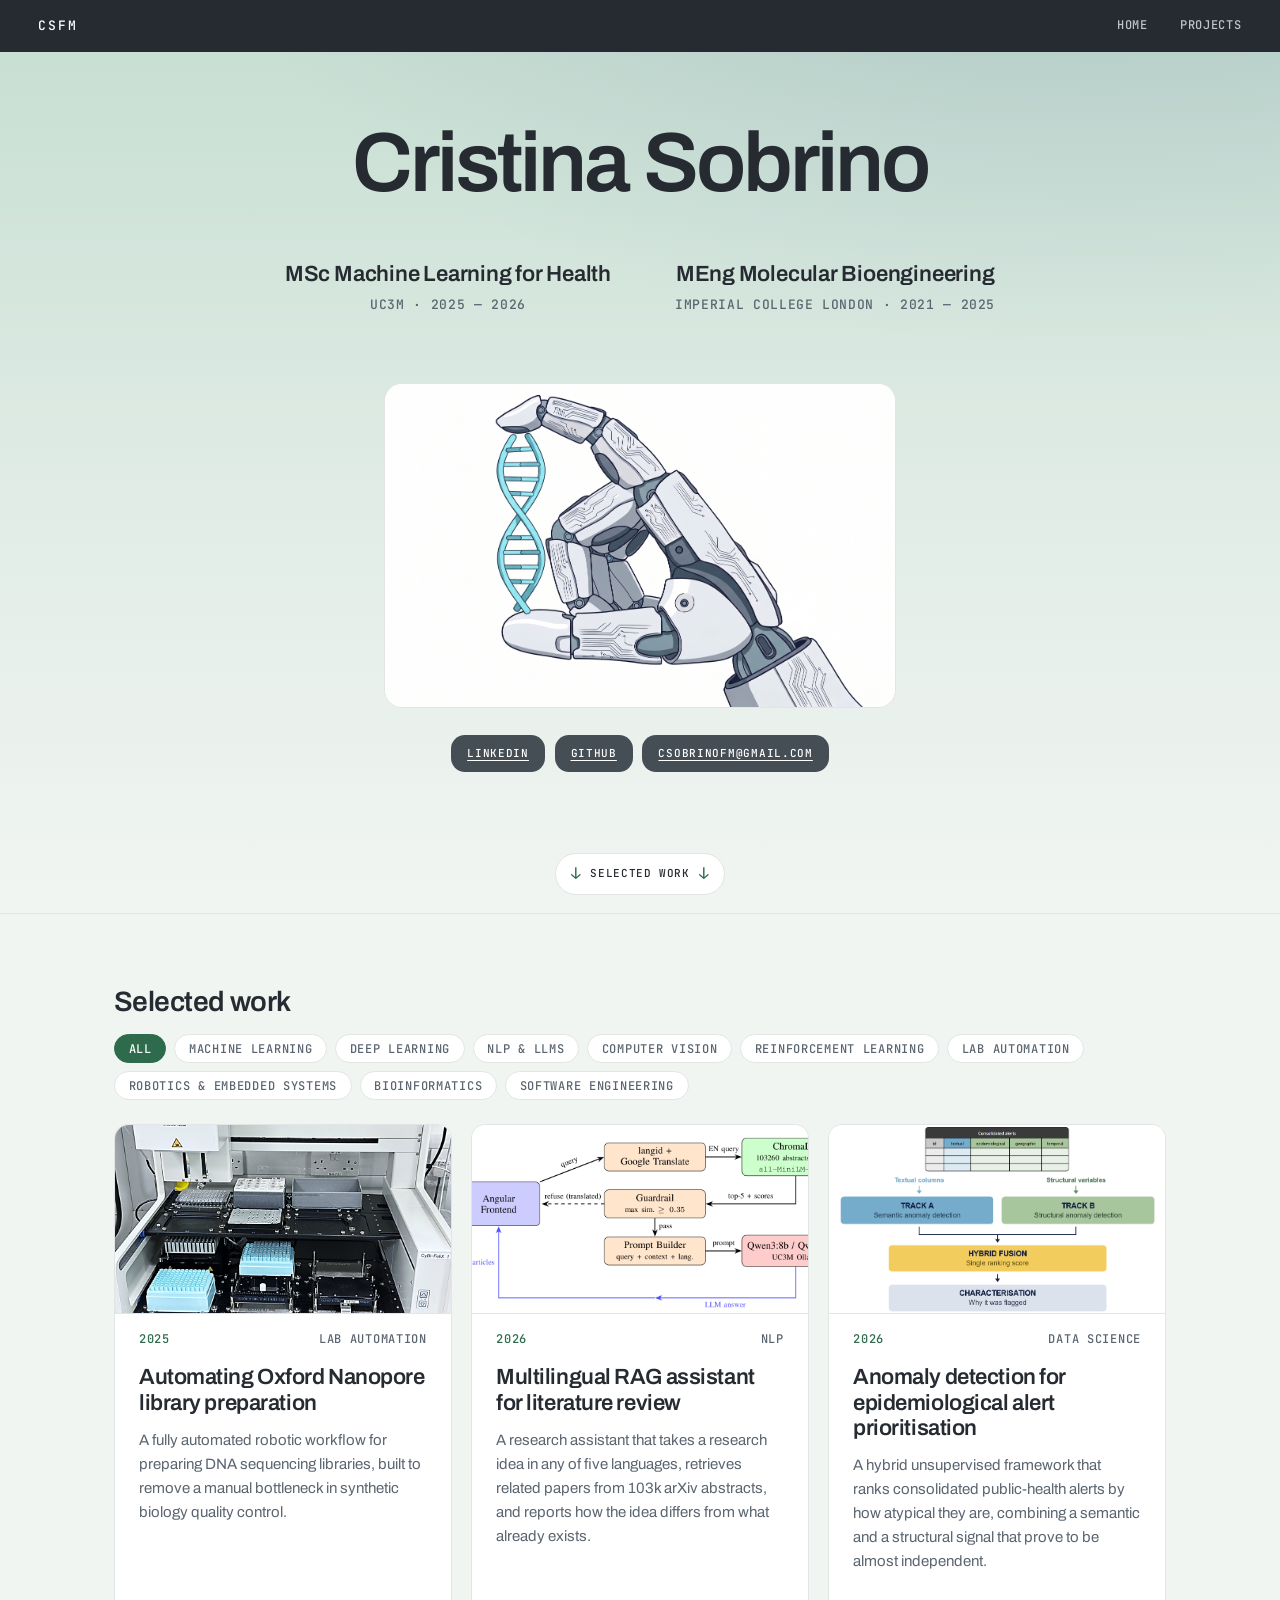
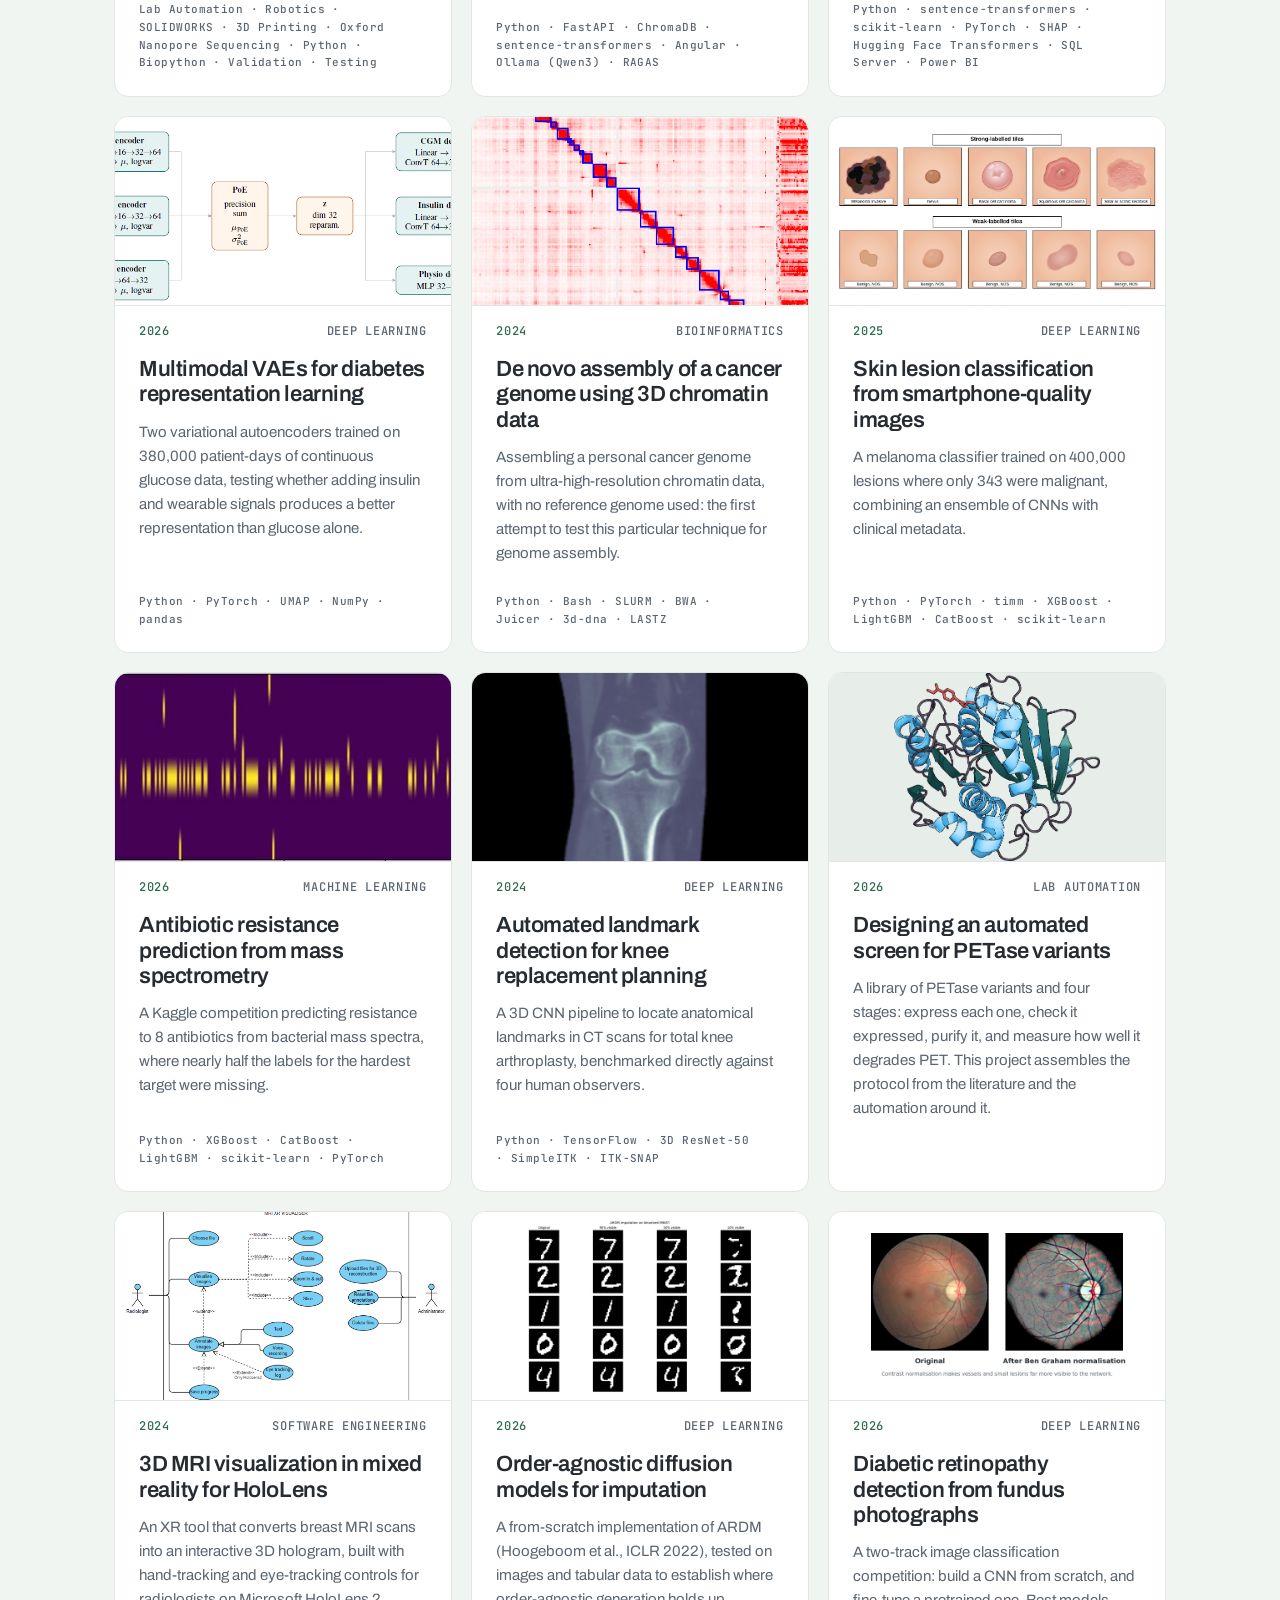
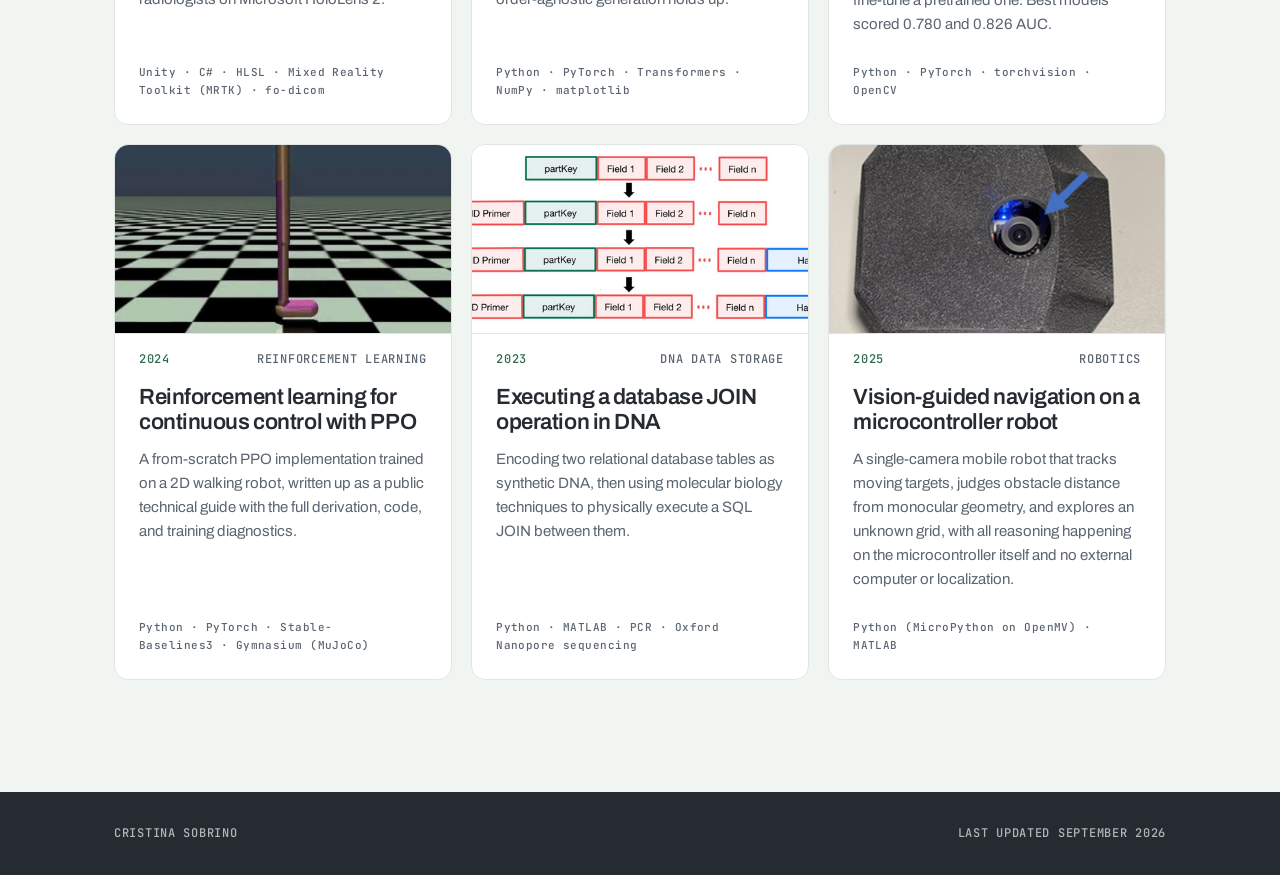
<file: index.html>
<!doctype html>
<html lang="en">
  <head>
    <meta charset="utf-8" />
    <meta name="viewport" content="width=device-width, initial-scale=1" />
    <title>Cristina Sobrino | Portfolio</title>
    <meta
      name="description"
      content="Selected engineering, data science and software projects."
    />
    <link rel="preconnect" href="https://fonts.googleapis.com" />
    <link rel="preconnect" href="https://fonts.gstatic.com" crossorigin />
    <link
      href="https://fonts.googleapis.com/css2?family=Archivo:wght@400;500;600&family=JetBrains+Mono:wght@500&display=swap"
      rel="stylesheet"
    />
    <link rel="stylesheet" href="assets/css/style.css" />
  </head>
  <body>
    <nav class="nav">
      <div class="shell nav__inner">
        <a class="nav__mark mono" href="index.html">CSFM</a>
        <ul class="nav__links mono">
          <li><a href="index.html">Home</a></li>
          <li><a href="index.html#work">Projects</a></li>
        </ul>
      </div>
    </nav>

    <header class="masthead">
      <div class="shell masthead__inner">
        <h1 class="masthead__name">Cristina Sobrino</h1>

        <ul class="degrees">
          <li class="degree">
            <span class="degree__title">MSc Machine Learning for Health</span>
            <span class="degree__meta">UC3M · 2025 — 2026</span>
          </li>
          <li class="degree">
            <span class="degree__title">MEng Molecular Bioengineering</span>
            <span class="degree__meta">Imperial College London · 2021 — 2025</span>
          </li>
        </ul>

        <div class="masthead__split">
          <img
            class="cover"
            src="assets/img/cover_bio.jpg"
            alt=""
            width="2578"
            height="1632"
          />

          <div class="masthead__text">
            <div class="contact contact--stack mono">
              <a class="contact__btn" href="https://www.linkedin.com/in/cristina-sobrino/">
                <span>LinkedIn</span>
              </a>
              <a class="contact__btn" href="https://github.com/crissobrino">
                <span>GitHub</span>
              </a>
              <a class="contact__btn" href="mailto:csobrinofm@gmail.com">
                <span>csobrinofm@gmail.com</span>
              </a>
            </div>
          </div>
        </div>
      </div>

      <div class="shell masthead__foot">
        <a class="cue" href="#work" data-cue>
          <span class="cue__arrow" aria-hidden="true">↓</span>
          <span class="mono">Selected work</span>
          <span class="cue__arrow" aria-hidden="true">↓</span>
        </a>
      </div>
    </header>

    <main class="shell" id="work">
      <section aria-label="Projects">
        <div class="section__head">
          <h2 class="section__title">Selected work</h2>
          <div
            class="filters"
            data-filters
            role="group"
            aria-label="Filter projects by tag"
          ></div>
        </div>
        <div class="grid" data-grid></div>
      </section>
    </main>

    <footer class="footer">
      <div class="shell footer__inner mono">
        <span>Cristina Sobrino</span>
        <span>Last updated September 2026</span>
      </div>
    </footer>

    <script src="assets/js/index.js"></script>
  </body>
</html>
</file>
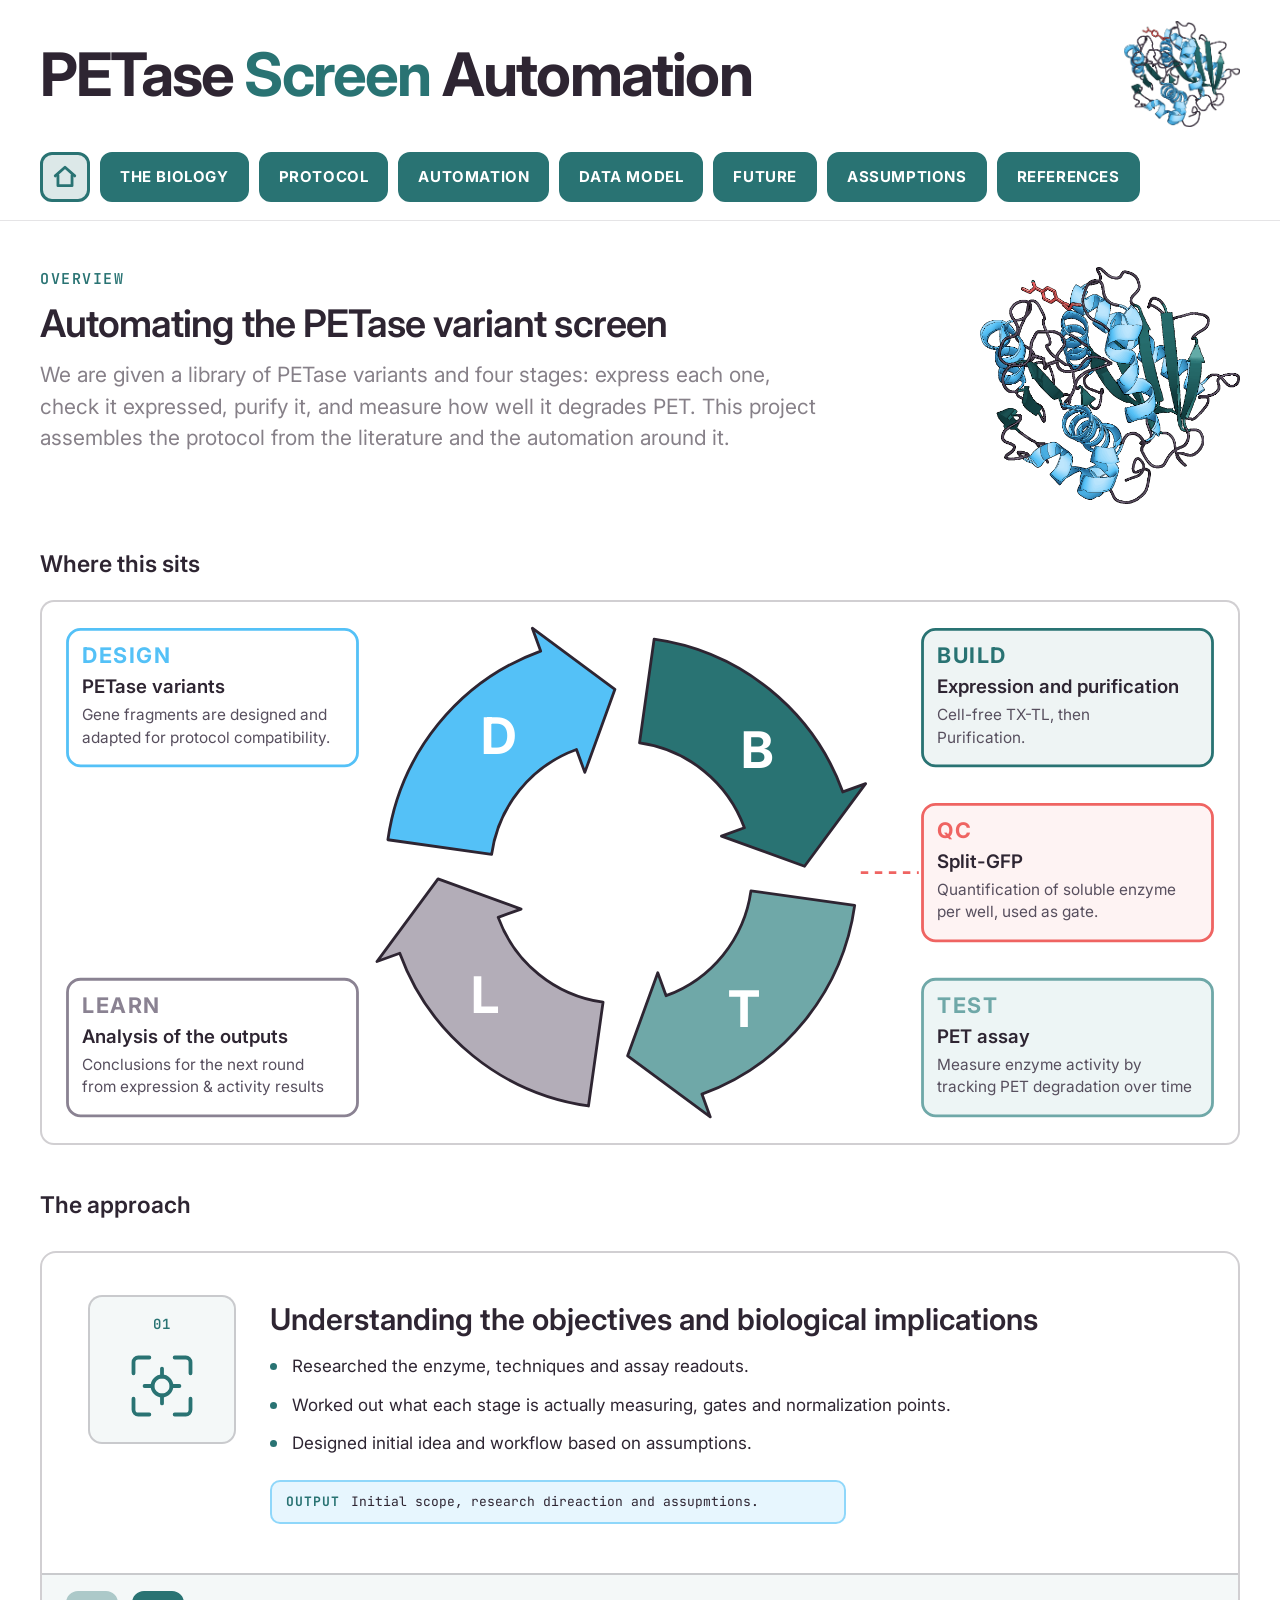
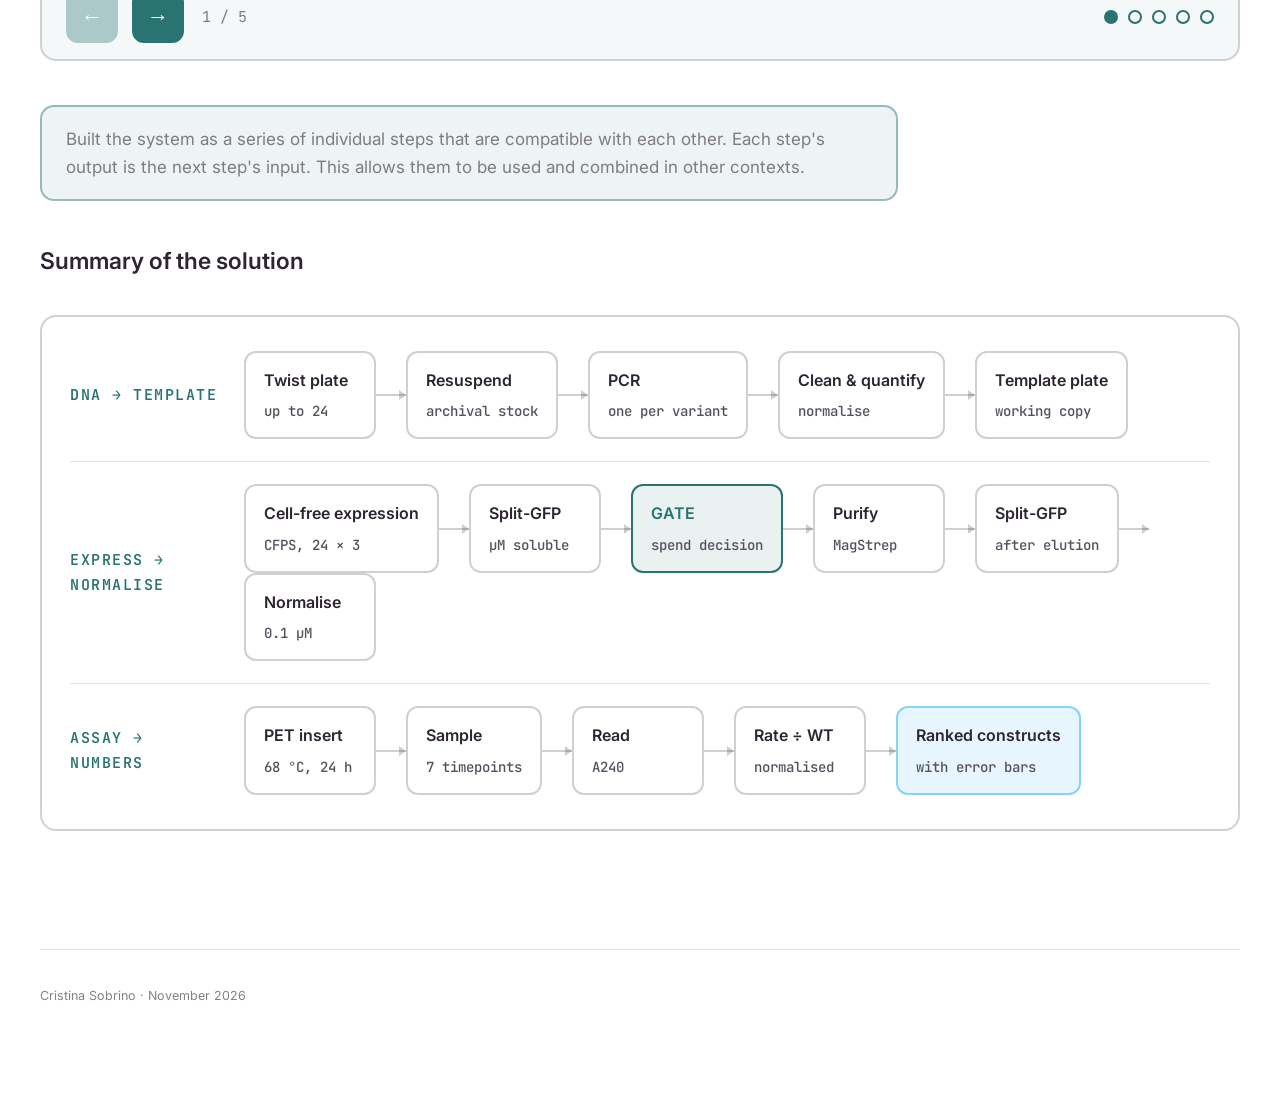
<file: petase/index.html>
<!DOCTYPE html>
<html lang="en"><head><meta charset="UTF-8">

<meta name="viewport" content="width=device-width, initial-scale=1">
<title>PETase screen automation design</title>
<link rel="preconnect" href="https://fonts.googleapis.com">
<link rel="preconnect" href="https://fonts.gstatic.com" crossorigin="">
<link href="https://fonts.googleapis.com/css2?family=Inter:wght@400;500;600;700&amp;family=JetBrains+Mono:wght@400;500&amp;display=swap" rel="stylesheet">
<style>
:root{
  --white:#ffffff; --sky:#54c1f7; --teal:#297373; --ink:#2e2532; --alert:#ef6462;
  --sky-05:#f4fbff; --sky-12:#e6f5fe; --sky-25:#cfecfd;
  --line:rgba(46,37,50,.12); --line-strong:rgba(46,37,50,.22); --muted:rgba(46,37,50,.58);
  --sans:'Inter','Helvetica Neue',Arial,sans-serif;
  --mono:'JetBrains Mono',ui-monospace,SFMono-Regular,Menlo,monospace;
}
*{box-sizing:border-box}
body{margin:0;background:var(--white);color:var(--ink);font-family:var(--sans);
  font-size:17px;line-height:1.65;-webkit-font-smoothing:antialiased}
.wrap{max-width:1360px;margin:0 auto;padding:0 40px 110px}
.lab{font-family:var(--mono);font-size:15px;letter-spacing:.1em;text-transform:uppercase;
  color:var(--teal);font-weight:600}
.lab.muted{color:var(--muted)}
p{max-width:68ch}
a{color:var(--teal)}

/* header */
.appbar{position:sticky;top:0;z-index:20;background:rgba(255,255,255,.94);
  backdrop-filter:blur(8px);border-bottom:1px solid var(--line);padding:16px 0 0}
.appbar-in{max-width:1360px;margin:0 auto;padding:0 40px}
.appbar-top{display:flex;align-items:center;justify-content:space-between;gap:24px}
h1.title{font-size:38px;font-weight:700;letter-spacing:-.025em;margin:0;line-height:1.1;transition:font-size .15s}
h1.title span{color:var(--teal)}
.appbar.on-home h1.title{font-size:60px;letter-spacing:-.03em}
.appbar.on-home .render img{width:116px;height:116px}
.render{flex:none;display:block}
.render img{width:88px;height:88px;object-fit:contain;display:block}
.tabs{display:flex;gap:10px;flex-wrap:wrap;margin-top:20px;padding-bottom:18px}
.home{width:50px;height:50px;border-radius:12px;border:2px solid var(--teal);background:var(--teal);
  display:grid;place-items:center;cursor:pointer;color:#fff;flex:none;font-size:23px;line-height:1;transition:.15s}
.home:hover{background:#1f5c5c;border-color:#1f5c5c}
.tab{font:inherit;font-size:15px;font-weight:700;letter-spacing:.04em;text-transform:uppercase;
  height:50px;padding:0 18px;border-radius:12px;white-space:nowrap;
  border:2px solid var(--teal);background:var(--teal);color:#ffffff;cursor:pointer;transition:.15s}
.tab:hover{background:#1f5c5c;border-color:#1f5c5c}
.tab[aria-selected="true"]{background:rgba(41,115,115,.16);border:3px solid var(--teal);color:var(--teal)}
.tab[aria-selected="true"]:hover{background:rgba(41,115,115,.22);border-color:var(--teal);color:var(--teal)}
.appbar.on-home .home{background:rgba(41,115,115,.16);border:3px solid var(--teal);color:var(--teal)}
.appbar.on-home .home:hover{background:rgba(41,115,115,.22)}

.pane{padding:46px 0 30px}
.pane[hidden]{display:none}
h2{font-size:38px;font-weight:600;letter-spacing:-.025em;margin:10px 0 14px;line-height:1.15}
h3{font-size:23px;font-weight:600;margin:42px 0 10px}
.lede{font-size:21px;color:var(--muted);max-width:60ch;margin:0 0 30px;line-height:1.5}




/* protocol boards */
.proto{border:2px solid var(--line-strong);border-radius:16px;padding:0 0 26px;margin:26px 0 40px;overflow:hidden}
.proto-head{display:inline-block;margin:22px 0 4px 22px;border:2px solid var(--teal);border-radius:10px;
  padding:10px 16px;font-family:var(--mono);font-size:15px;font-weight:600;letter-spacing:.08em;
  text-transform:uppercase;color:var(--teal);background:rgba(41,115,115,.08)}
.setup{display:grid;grid-template-columns:repeat(3,minmax(0,1fr));gap:16px;padding:18px 22px 6px}
@media(max-width:860px){.setup{grid-template-columns:1fr}}
.setupbox{border:2px solid var(--line-strong);border-radius:12px;padding:14px 16px 16px}
.setupbox .t{font-family:var(--mono);font-size:13px;letter-spacing:.08em;text-transform:uppercase;
  color:var(--teal);border:2px solid var(--teal);border-radius:8px;padding:5px 10px;display:inline-block;margin-bottom:14px}
.inputs{display:grid;grid-template-columns:repeat(4,minmax(0,1fr));gap:10px}
.inp{text-align:center}
.inp .code{font-family:var(--mono);font-size:12px;border:1.5px solid var(--line-strong);border-radius:6px;
  padding:2px 6px;display:inline-block;margin-bottom:6px}
.inp .nm{font-family:var(--mono);font-size:11px;line-height:1.4;color:var(--muted);text-transform:uppercase;letter-spacing:.04em}
.psteps{list-style:none;margin:10px 0 0;padding:0 22px;position:relative}
.psteps li{display:flex;gap:16px;align-items:flex-start;padding-bottom:14px;position:relative}
.pnum{width:34px;height:34px;flex:none;border-radius:50%;border:2px solid var(--teal);color:var(--teal);
  display:grid;place-items:center;font-family:var(--mono);font-size:15px;font-weight:600;background:var(--white);z-index:2}
.psteps li:not(:last-child)::before{content:'';position:absolute;left:16px;top:34px;bottom:0;width:2px;background:var(--teal)}
.pbox{flex:1;border:2px solid var(--line-strong);border-radius:10px;padding:13px 16px;
  font-family:var(--mono);font-size:14px;line-height:1.55;text-transform:uppercase;letter-spacing:.03em;
  display:flex;gap:16px;align-items:center;justify-content:space-between}
.pbox.col{display:block}
.pbox.info{background:rgba(84,193,247,.11);border-color:rgba(84,193,247,.6)}
.pbox.gate{background:rgba(239,100,98,.09);border-color:rgba(239,100,98,.55)}
.pbox ul{margin:12px 0 0;padding-left:18px}
.pbox li{display:list-item;padding:0 0 6px}
.chip{font-family:var(--mono);font-size:12px;border:2px solid rgba(84,193,247,.6);background:rgba(84,193,247,.14);
  border-radius:8px;padding:5px 10px;white-space:nowrap}
.chip.calc{display:inline-block;margin:10px 10px 0 0;text-transform:none;letter-spacing:0}
.pbox .sub{display:block;font-family:var(--mono);font-size:12.5px;color:var(--muted);margin-top:8px;text-transform:none;letter-spacing:0}
.vals{border:2px solid var(--line-strong);border-radius:8px;padding:10px 14px;font-family:var(--mono);
  font-size:12.5px;line-height:1.8;white-space:nowrap}
.glyph{flex:none}
.gaterow{display:flex;gap:14px;align-items:center;flex-wrap:wrap;margin-top:14px}
.outbox{border:2px solid rgba(84,193,247,.6);background:rgba(84,193,247,.14);border-radius:8px;padding:9px 13px;
  font-family:var(--mono);font-size:12.5px}
/* plate layout with labels */
.gridlay{display:grid;grid-template-columns:22px repeat(12,minmax(0,1fr));gap:5px;align-items:center;margin:16px 0 0}
.gridlay .hd{font-family:var(--mono);font-size:12px;color:var(--muted);text-align:center}
.lw{aspect-ratio:1;border-radius:50%;border:2px solid;display:grid;place-items:center;
  font-family:var(--mono);font-size:11px;font-weight:500}
.lw.var{background:rgba(84,193,247,.3);border-color:rgba(84,193,247,.85);color:#15485f}
.lw.std{background:rgba(46,37,50,.16);border-color:rgba(46,37,50,.4);color:var(--ink);font-size:9.5px}
.lw.wt{background:var(--teal);border-color:var(--teal);color:#fff}
.lw.ntc{background:var(--ink);border-color:var(--ink);color:#fff;font-size:9.5px}
.lw.mt{border-color:rgba(46,37,50,.3);border-style:dashed;color:var(--muted);font-size:9px}

.qmark.bang{border-color:var(--alert);background:rgba(239,100,98,.14);color:#a33937}
.qmark.bang:hover{background:rgba(239,100,98,.24)}
.why-wrap.pinned .qmark.bang{background:var(--alert);color:#fff}
.why-box.bang{border-color:var(--alert)}
.why-box .asmlink{display:inline-block;margin-top:12px;font-family:var(--mono);font-size:14px;color:#a33937;
  font-weight:600;text-decoration:none;border:2px solid rgba(239,100,98,.5);border-radius:8px;padding:6px 10px}
.why-box .asmlink:hover{background:rgba(239,100,98,.1)}
a.cite{color:var(--teal);font-weight:600;text-decoration:none;white-space:nowrap}
a.cite:hover{text-decoration:underline}
a.backlink{color:var(--teal);text-decoration:none;font-size:15px;margin-left:4px}
a.backlink:hover{text-decoration:underline}
.flash{animation:flashbg 1.6s ease-out}
@keyframes flashbg{0%{background:rgba(84,193,247,.55)}100%{background:transparent}}
/* biology sections */
.bsec{border-top:2px solid var(--line-strong);padding-top:26px;margin-top:40px}
.bnum{font-family:var(--mono);font-size:15px;font-weight:600;color:var(--teal);letter-spacing:.1em}
.figure{border:2px solid var(--line-strong);border-radius:14px;padding:18px;margin:16px 0 24px;background:var(--white)}
.figure svg{display:block;width:100%;height:auto}
.figcap{font-family:var(--mono);font-size:14px;color:var(--muted);margin-top:10px;line-height:1.5}
.optgrid{display:grid;grid-template-columns:repeat(5,minmax(0,1fr));gap:14px;margin:22px 0}
@media(max-width:900px){.optgrid{grid-template-columns:repeat(2,minmax(0,1fr))}}
.opt{border:2px solid var(--line-strong);border-radius:12px;padding:16px;display:flex;flex-direction:column;gap:10px}
.opt .tag{font-family:var(--mono);font-size:12px;letter-spacing:.1em;text-transform:uppercase;color:var(--muted)}
.opt b{font-size:16px;font-weight:600;line-height:1.3}
.opt p{font-size:14px;color:var(--muted);margin:0}
.opt .verdict{margin-top:auto;font-family:var(--mono);font-size:13px;font-weight:600}
.opt .pt{font-size:14px;color:var(--ink);margin:0;padding-left:16px;position:relative;line-height:1.45}
.opt .pt::before{content:'';position:absolute;left:0;top:8px;width:6px;height:6px;border-radius:50%;background:var(--teal)}
.opt.out .pt::before{background:rgba(46,37,50,.45)}
.opt.pick{border-color:var(--teal);background:rgba(41,115,115,.09)}
.opt.pick .verdict{color:var(--teal)}
.opt.out{opacity:.5}
.opt.out .verdict{color:var(--muted)}
.opt .ico{height:72px;display:grid;place-items:center}
.opt .ico img{max-height:72px;width:auto;display:block}
.twocol{display:grid;grid-template-columns:repeat(2,minmax(0,1fr));gap:18px;margin:22px 0}
@media(max-width:760px){.twocol{grid-template-columns:1fr}}
/* approach slides */
.deck{border:2px solid var(--line-strong);border-radius:16px;overflow:hidden;margin:26px 0 44px}
.slide{display:none;padding:42px 46px 38px;min-height:320px}
.slide.on{display:block}
.slide h3{margin:8px 0 16px;font-size:30px}
.slide p{font-size:18px}
.slide .todo{color:var(--muted);font-style:normal}
.slide > .bsec{border-top:0;padding-top:0;margin-top:0}
/* approach slides: icon + reasoning */
.apsplit{display:grid;grid-template-columns:148px minmax(0,1fr);gap:34px;align-items:start}
@media(max-width:760px){.apsplit{grid-template-columns:1fr;gap:20px}}
.apicon{border:2px solid var(--line-strong);border-radius:14px;padding:16px 12px 18px;
  display:flex;flex-direction:column;align-items:center;gap:12px;background:rgba(41,115,115,.05)}
.apicon .lab{font-size:14px}
.apsvg{width:76px;height:76px;color:var(--teal);display:block}
.apbody h3{margin:0 0 10px;font-size:30px}
.aplede{font-size:18px;color:var(--muted);max-width:64ch;margin:0 0 20px;line-height:1.5}
.aplist{list-style:none;margin:0;padding:0}
.aplist li{position:relative;padding:0 0 13px 22px;font-size:17px;line-height:1.5;max-width:72ch}
.aplist li::before{content:'';position:absolute;left:0;top:9px;width:7px;height:7px;border-radius:50%;background:var(--teal)}
.apout{margin-top:10px;display:flex;gap:11px;align-items:baseline;border:2px solid rgba(84,193,247,.6);
  background:rgba(84,193,247,.14);border-radius:10px;padding:10px 14px;font-family:var(--mono);
  font-size:13px;line-height:1.55;max-width:72ch}
.apout span{color:var(--teal);font-weight:700;letter-spacing:.08em;text-transform:uppercase;flex:none}
.slide > .bsec h3{margin:8px 0 16px;font-size:30px}
#biodeck .slide{height:clamp(540px,calc(100vh - 250px),800px);overflow:auto;padding:30px 34px 24px}
#biodeck .slide > .bnum{margin-bottom:2px}
#biodeck .slide > h3{margin:4px 0 12px;font-size:28px}
.bsplit{display:grid;grid-template-columns:minmax(0,1fr) minmax(0,1fr);gap:30px;align-items:start}
.bsplit > div{min-width:0}
.bsplit .figure{margin:0 0 14px}
.bsplit .figure img{width:100% !important;max-width:100% !important}
.bsplit .twocol{grid-template-columns:1fr;gap:14px;margin:16px 0}
.bsplit .decisions{margin:14px 0 0}
.bsplit .decisions li{padding:13px 0;font-size:17px}
.bsplit > div > p:first-child{margin-top:0}
.bsol{margin:18px 0 0;align-items:stretch}
.bsol .note,.bsol .card{margin:0;max-width:none}
.bsol .note{padding:22px 24px 20px;color:var(--ink)}
.bsol .note strong{color:var(--teal)}
#bs2 .optgrid{margin:16px 0 0;gap:12px}
#bs2 .opt{padding:13px;gap:7px}
#bs2 .opt .ico{height:52px}
#bs2 .opt .ico img{max-height:52px}
#bs2 .opt p{font-size:13px}
#bs2 .opt .pt{font-size:13px}
#bs2 .opt b{font-size:15px}
@media(max-width:900px){
  #biodeck .slide{height:auto;overflow:visible}
  .bsplit{grid-template-columns:1fr}
}
.decknav{display:flex;align-items:center;gap:14px;padding:16px 24px;border-top:2px solid var(--line-strong);
  background:rgba(41,115,115,.05)}
.arrow-btn{width:52px;height:52px;border-radius:12px;border:2px solid var(--teal);background:var(--teal);
  color:#fff;font-size:22px;line-height:1;cursor:pointer;transition:.15s}
.arrow-btn:hover{background:#1f5c5c;border-color:#1f5c5c}
.arrow-btn:disabled{opacity:.35;cursor:default}
.deckcount{font-family:var(--mono);font-size:15px;color:var(--muted);margin-left:4px}
.dots{display:flex;gap:10px;margin-left:auto}
.dot{width:14px;height:14px;border-radius:50%;border:2px solid var(--teal);background:transparent;
  cursor:pointer;padding:0}
.dot.on{background:var(--teal)}
/* automation boards */
.bsel{display:flex;gap:10px;flex-wrap:wrap;margin:0 0 16px}
.bchip{border:2px solid var(--teal);background:var(--white);color:var(--teal);border-radius:10px;
  padding:9px 14px;font-family:var(--mono);font-size:13px;font-weight:600;letter-spacing:.06em;
  text-transform:uppercase;cursor:pointer;transition:.15s}
.bchip[aria-selected="true"]{background:rgba(41,115,115,.16);border-width:3px;padding:8px 13px}
.bpane[hidden]{display:none}
.board{border:2px solid var(--line-strong);border-radius:16px;padding:16px 18px 18px;background:var(--white)}
.board-t{display:inline-block;border:2px solid var(--teal);border-radius:10px;padding:7px 14px;
  font-family:var(--mono);font-size:14px;font-weight:700;letter-spacing:.08em;text-transform:uppercase;
  color:var(--teal);margin:0 0 14px}
.bsetup{display:grid;grid-template-columns:repeat(auto-fit,minmax(128px,1fr));gap:8px;margin-bottom:14px}
.bcard{border:2px solid rgba(84,193,247,.6);background:rgba(84,193,247,.11);border-radius:10px;padding:8px 10px}
.bcard .k{display:block;font-family:var(--mono);font-size:11px;letter-spacing:.08em;text-transform:uppercase;
  color:var(--teal);font-weight:700;margin-bottom:3px}
.bcard .v{font-family:var(--mono);font-size:11.5px;color:var(--ink);line-height:1.35;text-transform:uppercase}
.bmain{display:grid;grid-template-columns:1.65fr 1fr;gap:16px;align-items:start}
.bsteps{display:grid;grid-template-columns:1fr 1fr;gap:5px 12px}
.bstep{display:flex;gap:7px;align-items:flex-start}
.bstep .n{flex:none;width:20px;height:20px;border-radius:50%;border:1.5px solid var(--teal);color:var(--teal);
  font-family:var(--mono);font-size:10.5px;font-weight:700;display:grid;place-items:center;margin-top:2px}
.bstep .b{flex:1;border:1.5px solid var(--line-strong);border-radius:7px;padding:5px 8px;
  font-family:var(--mono);font-size:11.5px;line-height:1.35;text-transform:uppercase;letter-spacing:.01em}
.bstep .b em{font-style:normal;color:var(--teal);font-weight:700}
.bstep .b.hi{background:rgba(84,193,247,.11);border-color:rgba(84,193,247,.6)}
.bstep .b.gate{background:rgba(239,100,98,.09);border-color:rgba(239,100,98,.55)}
.bside{display:flex;flex-direction:column;gap:12px}
.bbox{border:2px solid var(--line-strong);border-radius:10px;padding:10px 12px}
.bbox h5{margin:0 0 7px;font-family:var(--mono);font-size:12px;letter-spacing:.08em;
  text-transform:uppercase;color:var(--teal);font-weight:700}
.bbox ul{margin:0;padding-left:15px}
.bbox li{font-family:var(--mono);font-size:11.5px;line-height:1.45;margin-bottom:4px}
.bflow{display:flex;align-items:center;gap:5px;flex-wrap:wrap}
.bflow span{font-family:var(--mono);font-size:10.5px;text-transform:uppercase;
  border:1.5px solid var(--line-strong);border-radius:6px;padding:4px 6px}
.bflow i{font-style:normal;color:var(--teal);font-weight:700}
@media(max-width:1000px){.bmain{grid-template-columns:1fr}.bsteps{grid-template-columns:1fr}}
.boardfig{margin:0;text-align:center}
.boardfig img{max-height:calc(100vh - 250px);max-width:100%;width:auto;height:auto;
  border:2px solid var(--line-strong);border-radius:14px;background:var(--white)}
.acc.pseudo{margin-top:18px;border-top:2px solid var(--line-strong)}
.acc.pseudo .body{padding-left:0}
.boardfig figcaption{font-family:var(--mono);font-size:13px;color:var(--muted);margin-top:10px}
@media(max-width:1000px){.boardfig img{max-height:none;width:100%}}
/* plate maps */
.platewrap{display:flex;gap:30px;flex-wrap:wrap;margin:22px 0 10px}
.plate{border:2px solid var(--line-strong);border-radius:12px;padding:16px 18px;background:var(--white)}
.plate h4{margin:0 0 4px;font-size:17px;font-weight:600}
.plate .cap{font-family:var(--mono);font-size:13px;color:var(--muted);margin-bottom:14px;display:block}
.grid96{display:grid;grid-template-columns:18px repeat(12,20px);gap:4px;align-items:center}
.grid96 .hd{font-family:var(--mono);font-size:11px;color:var(--muted);text-align:center}
.well{width:20px;height:20px;border-radius:50%;border:1.5px solid var(--line-strong);background:var(--white)}
.well.v{background:rgba(84,193,247,.55);border-color:rgba(84,193,247,.9)}
.well.wt{background:var(--teal);border-color:var(--teal)}
.well.nt{background:var(--ink);border-color:var(--ink)}
.well.std{background:var(--alert);border-color:var(--alert)}
.well.edge{border-style:dashed;border-color:rgba(46,37,50,.3);background:var(--white)}
.grid96.mini{grid-template-columns:12px repeat(12,13px);gap:3px;margin:14px 0 12px}
.grid96.mini .well{width:13px;height:13px;border-width:1px}
.grid96.mini .hd{font-size:8px}
.legend{display:flex;gap:20px;flex-wrap:wrap;margin:16px 0 0;font-size:15px}
.legend > span{display:flex;align-items:center;gap:8px;color:var(--muted)}
.legend i{width:16px;height:16px;border-radius:50%;display:block;border:1.5px solid}
/* why popovers and decision lists */
.decisions{list-style:none;margin:20px 0 26px;padding:0}
.decisions li{border-top:1px solid var(--line);padding:18px 0;font-size:18px;line-height:1.5}
.decisions li:last-child{border-bottom:1px solid var(--line)}
.decisions b{font-weight:600}
.decisions .sub{display:block;font-size:16px;color:var(--muted);margin-top:4px}
.why-wrap{position:relative;display:inline-block;vertical-align:middle;margin-left:6px}
.qmark{width:28px;height:28px;border-radius:50%;border:2px solid var(--teal);
  background:rgba(41,115,115,.12);color:var(--teal);font:inherit;font-size:16px;font-weight:700;
  cursor:pointer;line-height:1;display:inline-grid;place-items:center;padding:0;transition:.15s}
.qmark:hover{background:rgba(41,115,115,.22)}
.why-wrap.pinned .qmark{background:var(--teal);color:#fff}
.why-box{position:absolute;z-index:60;left:-12px;top:38px;width:min(520px,78vw);background:var(--white);
  border:3px solid var(--teal);border-radius:14px;padding:20px 22px;font-size:17px;line-height:1.6;
  color:var(--ink);font-weight:400;text-align:left;display:none;
  box-shadow:0 18px 40px -22px rgba(46,37,50,.6)}
.why-box p{margin:0 0 12px;max-width:none}
.why-box p:last-child{margin-bottom:0}
.why-box .pb{display:block;margin:0 0 12px}
.why-box .pb:last-of-type{margin-bottom:0}
.why-box{display:none !important}
.why-wrap:hover > .why-box, .why-wrap.pinned > .why-box{display:block !important}
.why-wrap.right .why-box{left:auto;right:-12px}

/* device cards */
.devgrid{display:grid;grid-template-columns:repeat(3,minmax(0,1fr));gap:18px;margin:24px 0 34px}
@media(max-width:780px){.devgrid{grid-template-columns:repeat(2,minmax(0,1fr))}}
.devcard{border:2px solid var(--line-strong);border-radius:14px;padding:18px 20px 20px;background:var(--white)}
.devcard img{width:100%;height:150px;object-fit:contain;display:block;margin-bottom:14px}
.devcard b{display:block;font-size:17px;font-weight:600;margin-bottom:4px}
.devcard span{display:block;font-size:15px;color:var(--muted);line-height:1.5}
.devrow{display:flex;gap:24px;align-items:flex-start;flex-wrap:wrap;margin:18px 0}
.devrow img{width:150px;height:auto;flex:none}
.devrow div{flex:999 1 340px;min-width:0}

/* automation sub-navigation */
.subwrap{display:flex;gap:40px;flex-wrap:wrap;margin-top:18px}
.subnav{flex:0 0 250px;display:flex;flex-direction:column;gap:10px;align-self:flex-start;position:sticky;top:170px}
@media(max-width:860px){.subnav{position:static;flex:1 1 100%;flex-direction:row;flex-wrap:wrap}}
.subtab{font:inherit;font-size:16px;font-weight:600;text-align:left;padding:15px 18px;border-radius:12px;
  border:2px solid var(--line-strong);background:var(--white);color:var(--ink);cursor:pointer;transition:.15s}
.subtab:hover{border-color:var(--teal)}
.subtab[aria-selected="true"]{background:rgba(41,115,115,.16);border:3px solid var(--teal);color:var(--teal)}
.subcontent{flex:999 1 540px;min-width:0}
.subpane[hidden]{display:none}
.subpane h3:first-of-type{margin-top:0}
.decklay{display:grid;grid-template-columns:repeat(4,minmax(0,1fr));gap:14px;margin:24px 0}
@media(max-width:760px){.decklay{grid-template-columns:repeat(2,minmax(0,1fr))}}
.slot{border:2px solid var(--line-strong);border-radius:12px;padding:16px 18px;min-height:104px}
.slot .num{display:block;font-family:var(--mono);font-size:13px;color:var(--muted);margin-bottom:8px}
.slot b{display:block;font-size:16px;font-weight:600;margin-bottom:6px}
.slot span{font-family:var(--mono);font-size:13px;color:#574f5e}
.slot.sky{border-color:rgba(84,193,247,.6);background:rgba(84,193,247,.11)}
.slot.teal{border-color:rgba(41,115,115,.5);background:rgba(41,115,115,.09)}
.slot.ghost{border-style:dashed}
pre{font-family:var(--mono);font-size:15px;background:rgba(46,37,50,.04);border:2px solid var(--line);
  border-radius:12px;padding:20px 22px;overflow-x:auto;line-height:1.65;margin:18px 0}

/* system overview */
.sysmap{border:2px solid var(--line-strong);border-radius:16px;padding:12px 28px;margin:34px 0 48px}
.lane{display:flex;gap:24px;align-items:center;padding:22px 0;border-bottom:1px solid var(--line);flex-wrap:wrap}
.lane:last-child{border-bottom:0}
.lane-label{font-family:var(--mono);font-size:15px;font-weight:600;letter-spacing:.1em;text-transform:uppercase;
  color:var(--teal);width:150px;flex:none}
.lane-row{display:flex;align-items:center;flex-wrap:wrap;flex:1}
.sbox{border:2px solid var(--line-strong);border-radius:12px;padding:14px 18px;font-size:16px;
  font-weight:600;min-width:132px;background:var(--white)}
.sbox em{display:block;font-family:var(--mono);font-size:14px;font-weight:500;font-style:normal;
  color:#574f5e;margin-top:7px}
.sbox.gate{border-color:var(--teal);background:rgba(41,115,115,.1);color:var(--teal)}
.sbox.out{border-color:rgba(84,193,247,.65);background:rgba(84,193,247,.14)}
.sarr{width:30px;height:2px;background:var(--line-strong);flex:none;position:relative}
.sarr::after{content:'';position:absolute;right:0;top:-4px;border-left:7px solid var(--line-strong);
  border-top:5px solid transparent;border-bottom:5px solid transparent}
.hero{display:flex;gap:48px;align-items:flex-start;flex-wrap:wrap}
.hero-text{flex:999 1 520px;min-width:0}
.hero-art{flex:1 1 260px;display:flex;justify-content:center}
.hero-art img{width:100%;max-width:300px;height:auto;display:block}

/* flow */
.flow{display:flex;align-items:center;flex-wrap:wrap;gap:0;margin:20px 0 6px}
.node{font:inherit;font-size:16px;font-weight:600;padding:16px 18px;min-width:148px;
  border:2px solid var(--line-strong);border-radius:12px;background:var(--white);cursor:pointer;
  text-align:left;transition:.15s;line-height:1.3}
.node:hover{transform:translateY(-1px);box-shadow:0 6px 14px -10px rgba(46,37,50,.7)}
.node .n{display:block;font-family:var(--mono);font-size:14px;color:#574f5e;letter-spacing:.1em;margin-bottom:7px;font-weight:600}
.node.dna{border-color:rgba(46,37,50,.3);background:rgba(46,37,50,.07)}
.node.express{border-color:rgba(84,193,247,.75);background:rgba(84,193,247,.14)}
.node.quant{border-color:#6fa8a8;background:rgba(111,168,168,.18)}
.node.gate{border-color:var(--alert);background:rgba(239,100,98,.1)}
.node.gate .n{color:#a33937}
.node.purify{border-color:var(--teal);background:rgba(41,115,115,.12)}
.node.assay{border-color:var(--ink);background:rgba(46,37,50,.14)}
.node.out{border-color:rgba(46,37,50,.4);border-style:dashed;background:var(--white)}
.arrow{width:26px;height:2px;background:var(--line-strong);position:relative;flex:none}
.arrow::after{content:'';position:absolute;right:0;top:-4px;border-left:7px solid var(--line-strong);
  border-top:5px solid transparent;border-bottom:5px solid transparent}
.hint{font-size:16px;color:var(--muted);margin:16px 0 0}


/* serpentine protocol flow */
.snake{display:grid;grid-template-columns:minmax(0,1fr) 34px minmax(0,1fr) 34px minmax(0,1fr);
  align-items:center;margin:24px 0 8px}
.snake .node{width:100%;height:112px;min-width:0;display:flex;flex-direction:column;
  justify-content:center;text-align:left}
.snake .arrow{width:100%}
.arrow.left::after{right:auto;left:0;border-left:0;border-right:7px solid var(--line-strong)}
.drop{grid-column:1/-1;display:grid;grid-template-columns:minmax(0,1fr) 34px minmax(0,1fr) 34px minmax(0,1fr)}
.arrow.down{width:2px;height:46px;justify-self:center;margin:6px 0}
.arrow.down::after{right:auto;top:auto;bottom:0;left:-4px;border-left:5px solid transparent;
  border-right:5px solid transparent;border-top:7px solid var(--line-strong);border-bottom:0}
.arrow.down.right{grid-column:5}
.arrow.down.left{grid-column:1}
.node.c1{border-color:#9fd8fa;background:var(--sky-12)}
.node.c2{border-color:rgba(46,37,50,.32);background:rgba(46,37,50,.07)}
.node.c3{border-color:var(--sky);background:rgba(84,193,247,.28)}
.node.c4,.node.c7{border-color:#6fa8a8;background:rgba(111,168,168,.22)}
.node.c5{border-color:var(--alert);background:rgba(239,100,98,.12)}
.node.c5 .n{color:#a33937}
.node.c6{border-color:var(--teal);background:rgba(41,115,115,.14)}
.node.c8{border-color:var(--ink);background:rgba(46,37,50,.16)}
.node.c9{border-color:#8a8292;background:rgba(179,173,184,.35)}
@media(max-width:900px){
  .snake,.drop{grid-template-columns:1fr}
  .snake .arrow:not(.down){display:none}
  .drop{display:none}
  .snake .node{height:auto;padding:16px 18px;margin-bottom:10px}
}

/* detail */
.back{font:inherit;font-size:17px;font-weight:600;color:var(--teal);background:none;border:0;
  padding:8px 0;cursor:pointer;display:inline-flex;align-items:center;gap:8px;margin-bottom:12px}
.back:hover{text-decoration:underline}
.detail-head{display:flex;align-items:flex-start;justify-content:space-between;gap:20px;
  padding-bottom:16px;border-bottom:1px solid var(--line);margin-bottom:20px;flex-wrap:wrap}
.grid2{display:grid;grid-template-columns:1fr 1fr;gap:16px;margin:16px 0}
.grid3{display:grid;grid-template-columns:repeat(3,1fr);gap:14px;margin:16px 0}
@media(max-width:780px){.grid2,.grid3{grid-template-columns:1fr}}
.card{border:2px solid var(--line-strong);border-radius:14px;padding:22px 24px 20px;background:var(--white)}
.card.tint{background:rgba(84,193,247,.11);border-color:rgba(84,193,247,.6)}
.card h4{font-size:17px;font-weight:600;margin:12px 0 14px}
.card ul{margin:0;padding:0;list-style:none}
.card li{display:flex;justify-content:space-between;gap:16px;font-size:16px;
  padding:10px 0;border-bottom:1px solid var(--line);align-items:baseline}
.card li:last-child{border-bottom:0}
.card li > span{font-family:var(--mono);font-size:15px;color:var(--muted);text-align:right;flex:none}
.card p{font-size:16px;color:var(--muted);margin:0}

/* stats */
.stats{display:flex;gap:16px;flex-wrap:wrap;margin:30px 0}
.stat{border:2px solid rgba(84,193,247,.6);background:rgba(84,193,247,.11);border-radius:14px;
  padding:18px 24px;min-width:148px}
.stat b{display:block;font-size:38px;font-weight:700;letter-spacing:-.025em;line-height:1.1;margin-bottom:4px}
.stat.alert{border-color:rgba(239,100,98,.6);background:rgba(239,100,98,.1)}
.stat.teal{border-color:rgba(41,115,115,.55);background:rgba(41,115,115,.1)}

/* table */
table{width:100%;border-collapse:collapse;font-size:16px;margin:20px 0}
th{text-align:left;font-family:var(--mono);font-size:15px;letter-spacing:.1em;text-transform:uppercase;
  color:#574f5e;font-weight:600;padding:0 18px 14px 0;border-bottom:2px solid var(--line-strong)}
td{padding:15px 18px 15px 0;border-bottom:1px solid var(--line);vertical-align:top}
td:last-child,th:last-child{padding-right:0}
code{font-family:var(--mono);font-size:15px;background:var(--sky-12);padding:3px 7px;border-radius:5px}

/* accordion */
.acc{border-top:1px solid var(--line)}
.acc:last-of-type{border-bottom:1px solid var(--line)}
.acc summary{list-style:none;cursor:pointer;padding:22px 2px;display:flex;align-items:center;
  gap:16px;font-size:20px;font-weight:600}
.acc summary::-webkit-details-marker{display:none}
.plus{width:32px;height:32px;border-radius:10px;border:2px solid var(--teal);flex:none;
  display:grid;place-items:center;font-family:var(--mono);font-size:18px;line-height:1;
  color:var(--teal);background:rgba(41,115,115,.1);transition:.15s}
.acc[open] .plus{background:var(--teal);border-color:var(--teal);color:#fff;transform:rotate(45deg)}
.acc .body{padding:0 2px 26px 48px;font-size:17px;color:var(--muted)}
.acc .body p{max-width:66ch;margin:0 0 12px}
.acc .body p:last-child{margin-bottom:0}
.acc .body strong{color:var(--ink)}

/* callouts */
.callout{border:2px solid rgba(239,100,98,.55);background:rgba(239,100,98,.1);border-radius:14px;
  padding:20px 24px;display:flex;gap:16px;font-size:17px;margin:26px 0;max-width:78ch}
.callout .dot{width:10px;height:10px;border-radius:50%;background:var(--alert);flex:none;margin-top:11px}
.note{border:2px solid rgba(41,115,115,.45);background:rgba(41,115,115,.08);border-radius:14px;
  padding:18px 24px;margin:26px 0;font-size:17px;color:var(--muted);max-width:78ch}
.badge{display:inline-block;font-family:var(--mono);font-size:13px;letter-spacing:.1em;
  text-transform:uppercase;padding:5px 10px;border-radius:6px;background:var(--sky-12);
  color:var(--teal);font-weight:600}
.badge.open{background:rgba(239,100,98,.14);color:#a33937}
.rule{height:1px;background:var(--line);margin:34px 0 0}
footer{padding:36px 0 0;color:var(--muted);font-size:12.5px;border-top:1px solid var(--line);margin-top:40px}
</style>
</head>
<body>

<div class="appbar on-home">
  <div class="appbar-in">
    <div class="appbar-top">
      <div>
        <h1 class="title">PETase <span>Screen</span> Automation</h1>
      </div>
      <div class="render"><img src="assets/petase.png" alt="PETase structure with bound HEMT"></div>
    </div>
    <div class="tabs">
      <button class="home" title="Home" aria-label="Home" onclick="go('home')"><svg viewBox="0 0 24 24" width="26" height="26" fill="none" stroke="currentColor" stroke-width="2.6" stroke-linecap="round" stroke-linejoin="round" aria-hidden="true" class=""><path d="M3 11 12 3l9 8"></path><path d="M5.5 10.5V20h13v-9.5"></path></svg></button>
      <button class="tab" data-pane="biology" aria-selected="false" onclick="go('biology',this)">The biology</button>
      <button class="tab" data-pane="protocol" aria-selected="false" onclick="go('protocol',this)">Protocol</button>
      <button class="tab" data-pane="automation" aria-selected="false" onclick="go('automation',this)">Automation</button>
      <button class="tab" data-pane="data" aria-selected="false" onclick="go('data',this)">Data model</button>
      <button class="tab" data-pane="future" aria-selected="false" onclick="go('future',this)">Future</button>
      <button class="tab" data-pane="assumptions" aria-selected="false" onclick="go('assumptions',this)">Assumptions</button>
      <button class="tab" data-pane="references" aria-selected="false" onclick="go('references',this)">References</button>
      <!-- labels render uppercase via .tab text-transform -->
    </div>
  </div>
</div>

<div class="wrap">

<!-- ============================ HOME ============================ -->
<div class="pane" id="home">
  <div class="hero">
    <div class="hero-text">
      <div class="lab">Overview</div>
      <h2>Automating the PETase variant screen</h2>
      <p class="lede">We are given a library of PETase variants and four stages: express each one, check it expressed, purify it, and measure how well it degrades PET. This project assembles the protocol from the literature and the automation around it.</p>
    </div>
    <div class="hero-art">
      <img src="assets/petase.png" alt="PETase structure with the HEMT substrate analogue bound in the active site">
    </div>
  </div>

  <h3>Where this sits</h3>
  <div class="figure"><svg viewBox="0 0 1240 540" role="img" aria-label="Design, Build, Test, Learn cycle mapped onto this screen" class="">
  <path d="M 350.5 234.9 A 252.0 252.0 0 0 1 513.8 33.2 L 504.9 8.8 L 593.2 74.1 L 561.0 162.9 L 552.1 138.4 A 140.0 140.0 0 0 0 461.4 250.5 Z" fill="#54c1f7" stroke="#2e2532" stroke-width="3" stroke-linejoin="round"></path><text x="468.9" y="143.2" text-anchor="middle" font-family="Inter,sans-serif" font-size="54" font-weight="700" fill="#ffffff">D</text><path d="M 635.1 20.5 A 252.0 252.0 0 0 1 836.8 183.8 L 861.2 174.9 L 795.9 263.2 L 707.1 231.0 L 731.6 222.1 A 140.0 140.0 0 0 0 619.5 131.4 Z" fill="#297373" stroke="#2e2532" stroke-width="3" stroke-linejoin="round"></path><text x="745.7" y="157.8" text-anchor="middle" font-family="Inter,sans-serif" font-size="54" font-weight="700" fill="#ffffff">B</text><path d="M 849.5 305.1 A 252.0 252.0 0 0 1 686.2 506.8 L 695.1 531.2 L 606.8 465.9 L 639.0 377.1 L 647.9 401.6 A 140.0 140.0 0 0 0 738.6 289.5 Z" fill="#6fa8a8" stroke="#2e2532" stroke-width="3" stroke-linejoin="round"></path><text x="731.1" y="434.6" text-anchor="middle" font-family="Inter,sans-serif" font-size="54" font-weight="700" fill="#ffffff">T</text><path d="M 564.9 519.5 A 252.0 252.0 0 0 1 363.2 356.2 L 338.8 365.1 L 404.1 276.8 L 492.9 309.0 L 468.4 317.9 A 140.0 140.0 0 0 0 580.5 408.6 Z" fill="#b3adb8" stroke="#2e2532" stroke-width="3" stroke-linejoin="round"></path><text x="454.3" y="420.0" text-anchor="middle" font-family="Inter,sans-serif" font-size="54" font-weight="700" fill="#ffffff">L</text><rect x="8" y="10" width="310" height="146" rx="14" fill="#ffffff" stroke="#54c1f7" stroke-width="3" class=""></rect><text x="24" y="46" font-family="Inter,sans-serif" font-size="23" font-weight="700" fill="#54c1f7" letter-spacing="1.6">DESIGN</text><text x="24" y="78" font-family="Inter,sans-serif" font-size="20" font-weight="600" fill="#2e2532" class="">PETase variants</text><text x="24" y="107" font-family="Inter,sans-serif" font-size="16.5" fill="#574f5e" class="">Gene fragments are designed and&nbsp;</text><text x="24" y="131" font-family="Inter,sans-serif" font-size="16.5" fill="#574f5e" class="">adapted for protocol compatibility.</text><rect x="922" y="10" width="310" height="146" rx="14" fill="rgba(41,115,115,.08)" stroke="#297373" stroke-width="3"></rect><text x="938" y="46" font-family="Inter,sans-serif" font-size="23" font-weight="700" fill="#297373" letter-spacing="1.6" class="">BUILD</text><text x="938" y="78" font-family="Inter,sans-serif" font-size="20" font-weight="600" fill="#2e2532">Expression and purification</text><text x="938" y="107" font-family="Inter,sans-serif" font-size="16.5" fill="#574f5e" class="">Cell-free TX-TL, then</text><text x="938" y="131" font-family="Inter,sans-serif" font-size="16.5" fill="#574f5e" class="">Purification.</text><rect x="922" y="197" width="310" height="146" rx="14" fill="rgba(239,100,98,.08)" stroke="#ef6462" stroke-width="3" class=""></rect><text x="938" y="233" font-family="Inter,sans-serif" font-size="23" font-weight="700" fill="#ef6462" letter-spacing="1.6">QC</text><text x="938" y="265" font-family="Inter,sans-serif" font-size="20" font-weight="600" fill="#2e2532">Split-GFP</text><text x="938" y="294" font-family="Inter,sans-serif" font-size="16.5" fill="#574f5e" class="">Quantification of soluble enzyme</text><text x="938" y="318" font-family="Inter,sans-serif" font-size="16.5" fill="#574f5e" class="">per well, used as gate.</text><rect x="922" y="384" width="310" height="146" rx="14" fill="rgba(111,168,168,.12)" stroke="#6fa8a8" stroke-width="3" class=""></rect><text x="938" y="420" font-family="Inter,sans-serif" font-size="23" font-weight="700" fill="#6fa8a8" letter-spacing="1.6">TEST</text><text x="938" y="452" font-family="Inter,sans-serif" font-size="20" font-weight="600" fill="#2e2532">PET assay</text><text x="938" y="481" font-family="Inter,sans-serif" font-size="16.5" fill="#574f5e" class="">Measure enzyme activity by</text><text x="938" y="505" font-family="Inter,sans-serif" font-size="16.5" fill="#574f5e" class="">tracking PET degradation over time&nbsp;</text><rect x="8" y="384" width="310" height="146" rx="14" fill="#ffffff" stroke="#8a8292" stroke-width="3" class=""></rect><text x="24" y="420" font-family="Inter,sans-serif" font-size="23" font-weight="700" fill="#8a8292" letter-spacing="1.6" class="">LEARN</text><text x="24" y="452" font-family="Inter,sans-serif" font-size="20" font-weight="600" fill="#2e2532" class="">Analysis of the outputs</text><text x="24" y="481" font-family="Inter,sans-serif" font-size="16.5" fill="#574f5e" class="">Conclusions for the next round</text><text x="24" y="505" font-family="Inter,sans-serif" font-size="16.5" fill="#574f5e" class="">from expression &amp; activity results</text><line x1="856" y1="270" x2="918" y2="270" stroke="#ef6462" stroke-width="3" stroke-dasharray="8 7"></line></svg></div>

  <h3 class="">The approach</h3>
  <div class="deck">
    <div class="slide on" id="sl1">
      <div class="apsplit">
        <div class="apicon">
          <div class="lab">01</div>
          <svg class="apsvg" viewBox="0 0 48 48" fill="none" stroke="currentColor" stroke-width="2.4" stroke-linecap="round" stroke-linejoin="round" aria-hidden="true">
            <path d="M6 16V9a3 3 0 0 1 3-3h7"></path><path d="M32 6h7a3 3 0 0 1 3 3v7"></path>
            <path d="M42 32v7a3 3 0 0 1-3 3h-7"></path><path d="M16 42H9a3 3 0 0 1-3-3v-7"></path>
            <circle cx="24" cy="24" r="6"></circle><path d="M24 13v5M24 30v5M13 24h5M30 24h5"></path>
          </svg>
        </div>
        <div class="apbody">
          <h3 class="">Understanding the objectives and biological implications</h3>
          <ul class="aplist">
            <li class="">Researched the enzyme, techniques and assay readouts.</li>
            <li class="">Worked out what each stage is actually measuring, gates and normalization points.</li>
            <li class="">Designed initial idea and workflow based on assumptions.</li>
          </ul>
          <div class="apout"><span class="">Output</span>Initial scope, research direaction and assupmtions.</div>
        </div>
      </div>
    </div>
    <div class="slide" id="sl2">
      <div class="apsplit">
        <div class="apicon">
          <div class="lab">02</div>
          <svg class="apsvg" viewBox="0 0 48 48" fill="none" stroke="currentColor" stroke-width="2.4" stroke-linecap="round" stroke-linejoin="round" aria-hidden="true">
            <path d="M19 5h10l7 7v19a3 3 0 0 1-3 3H19a3 3 0 0 1-3-3V8a3 3 0 0 1 3-3z"></path>
            <path d="M29 5v7h7"></path><path d="M22 20h8M22 26h6"></path>
            <path d="M11 15v23a5 5 0 0 0 5 5h14"></path>
          </svg>
        </div>
        <div class="apbody">
          <h3 class="">Rebuilding the protocol</h3>
          <ul class="aplist">
            <li class="">Reconstructed each stage from primary literature and vendor documentation (NEB, Twist and IBA manuals).&nbsp;</li>
            <li class="">Reliability-checked sources before reading them, preferring primary papers and vendor manuals.</li>
<li class="">Found the closest published screen and worked out which of its numbers transfer to mine</li>
          </ul>
          <div class="apout"><span>Output</span>Protocol divided into individual phases, each with its reagents, steps and conditions.</div>
        </div>
      </div>
    </div>
    <div class="slide" id="sl3">
      <div class="apsplit">
        <div class="apicon">
          <div class="lab">03</div>
          <svg class="apsvg" viewBox="0 0 48 48" fill="none" stroke="currentColor" stroke-width="2.4" stroke-linecap="round" stroke-linejoin="round" aria-hidden="true">
            <path d="M8 14h32"></path><path d="M24 10v30"></path><path d="M16 40h16"></path>
            <path d="M12 14v4M36 14v4"></path>
            <path d="M6 18a6 6 0 0 0 12 0z"></path><path d="M30 18a6 6 0 0 0 12 0z"></path>
          </svg>
        </div>
        <div class="apbody">
          <h3 class="">Calculations: checking protocol compatibility</h3>
          <ul class="aplist">
            <li class="">Ran through the protocol to work out the template amounts, the lysate budget, the usable wells, and the reaction volumes.</li>
            <li class="">Added important stages to fit the volume calculations and output data model.&nbsp;</li>
            <li class="">Even though I plan to keep these as parameters in a final model, for an initial approach, decided on replicates, controls and plate structure and compatible volumes.</li>
          </ul>
          <div class="apout"><span>Output</span> Documented decisions.&nbsp;</div>
        </div>
      </div>
    </div>
    <div class="slide" id="sl4">
      <div class="apsplit">
        <div class="apicon">
          <div class="lab">04</div>
          <svg class="apsvg" viewBox="0 0 48 48" fill="none" stroke="currentColor" stroke-width="2.4" stroke-linecap="round" stroke-linejoin="round" aria-hidden="true">
            <rect x="5" y="9" width="14" height="10" rx="2"></rect><rect x="29" y="9" width="14" height="10" rx="2"></rect>
            <rect x="5" y="29" width="14" height="10" rx="2"></rect><rect x="29" y="29" width="14" height="10" rx="2"></rect>
            <path d="M19 14h10" stroke-dasharray="3 3.5"></path><path d="M36 19v10" stroke-dasharray="3 3.5"></path>
            <path d="M29 34H19" stroke-dasharray="3 3.5"></path><path d="M12 29V19" stroke-dasharray="3 3.5"></path>
          </svg>
        </div>
        <div class="apbody">
          <h3 class="">Automation flowcharts</h3>
          <ul class="aplist">
            <li class="">Revised protocols step by step to decide on automation hardware.&nbsp;</li>
            <li class="">Drew flowcharts of automation steps for each protocol. Revised them thoroughly until all stages were accounted for. Noted important assumptions.</li>
            <li class="">Decided to keep this as an instrument agnostic proof-of-concept for compatibility with any device. Adjustments should be made once specific devices are chosen.</li>
          </ul>
          <div class="apout"><span>Output</span> Pseudocode of automated steps for each protocol in flowchart form.&nbsp;&nbsp;</div>
        </div>
      </div>
    </div>
    <div class="slide" id="sl5">
      <div class="apsplit">
        <div class="apicon">
          <div class="lab">05</div>
          <svg class="apsvg" viewBox="0 0 48 48" fill="none" stroke="currentColor" stroke-width="2.4" stroke-linecap="round" stroke-linejoin="round" aria-hidden="true">
            <path d="M24 6 42 14 24 22 6 14z"></path><path d="M6 23 24 31 42 23"></path><path d="M6 32 24 40 42 32"></path>
          </svg>
        </div>
        <div class="apbody">
          <h3 class="">Code: Modeling and revising</h3>
          <ul class="aplist">
            <li class="">Started coding on PyLabRobot with Claude Code, in order to check what the library actually supports and to find the errors that only come out in practice.</li>
            <li class="">Split the code in three layers to separate the biological implications and constants, the protocol and the robotic commands.&nbsp;</li>
            <li class="">Ran all stages in simulation and addressed errors to improve the protocol assumptions.</li>
          </ul>
          <div class="apout"><span>Output</span> Corrections for the automated steps. PyLabRobot initial model.&nbsp;</div>
        </div>
      </div>
    </div>
    <div class="decknav">
      <button class="arrow-btn" type="button" aria-label="Previous" onclick="slide(-1)" disabled="">←</button>
      <button class="arrow-btn" type="button" aria-label="Next" onclick="slide(1)">→</button>
      <span class="deckcount" id="slCount">1 / 5</span>
      <span class="dots" id="slDots"><button class="dot on" type="button" aria-label="Slide 1" onclick="slGo(1)"></button><button class="dot" type="button" aria-label="Slide 2" onclick="slGo(2)"></button><button class="dot" type="button" aria-label="Slide 3" onclick="slGo(3)"></button><button class="dot" type="button" aria-label="Slide 4" onclick="slGo(4)"></button><button class="dot" type="button" aria-label="Slide 5" onclick="slGo(5)"></button></span>
    </div>
  </div>
  <div class="note">Built the system as a series of individual steps that are compatible with each other. Each step's output is the next step's input. This allows them to be used and combined in other contexts.</div>

  <h3>Summary of the solution</h3>
  <div class="sysmap">
    <div class="lane">
      <div class="lane-label">DNA → template</div>
      <div class="lane-row">
        <div class="sbox">Twist plate<em class="">up to 24</em></div>
        <div class="sarr"></div>
        <div class="sbox">Resuspend<em class="">archival stock</em></div>
        <div class="sarr"></div>
        <div class="sbox">PCR<em class="">one per variant</em></div>
        <div class="sarr"></div>
        <div class="sbox">Clean &amp; quantify<em class="">normalise</em></div>
        <div class="sarr"></div>
        <div class="sbox">Template plate<em class="">working copy</em></div>
      </div>
    </div>
    <div class="lane">
      <div class="lane-label">Express → normalise</div>
      <div class="lane-row">
        <div class="sbox">Cell-free expression<em class="">CFPS, 24 × 3</em></div>
        <div class="sarr"></div>
        <div class="sbox">Split-GFP<em class="">µM soluble</em></div>
        <div class="sarr"></div>
        <div class="sbox gate">GATE<em class="">spend decision</em></div>
        <div class="sarr"></div>
        <div class="sbox">Purify<em>MagStrep</em></div>
        <div class="sarr"></div>
        <div class="sbox">Split-GFP<em>after elution</em></div>
        <div class="sarr"></div>
        <div class="sbox">Normalise<em class="">0.1 µM</em></div>
      </div>
    </div>
    <div class="lane">
      <div class="lane-label">Assay → numbers</div>
      <div class="lane-row">
        <div class="sbox">PET insert<em>68 °C, 24 h</em></div>
        <div class="sarr"></div>
        <div class="sbox">Sample<em>7 timepoints</em></div>
        <div class="sarr"></div>
        <div class="sbox">Read<em>A240</em></div>
        <div class="sarr"></div>
        <div class="sbox">Rate ÷ WT<em>normalised</em></div>
        <div class="sarr"></div>
        <div class="sbox out">Ranked constructs<em class="">with error bars</em></div>
      </div>
    </div>
  </div>


</div>

<!-- ============================ BIOLOGY ============================ -->
<div class="pane" id="biology" hidden="">
  <div class="lab">The biology</div>
  <h2>Biological implications that influenced the protocol</h2>

  <div class="deck" id="biodeck">
  <div class="bsec slide on" id="bs1">
    <div class="bnum">01</div>
    <h3>PETase</h3>
    <div class="bsplit">
      <div><div class="figure"><img src="assets/figs/petase-structure.png" alt="Is-PETase structure in two orientations with both disulfide bonds and the catalytic triad labelled" style="width:65%;max-width:65%;height:auto;display:block;margin:0 auto"><div class="figcap">Is-PETase in two orientations. The two disulfide bonds are C203-C239, next to the active site, and C237-C289. The catalytic triad S160, D206 and H237 sits under the bound 2-HE(MHET)<sub>4</sub>. Figure from Joo <em>et al.</em> 2018 <a class="cite" id="cite-10-1" data-cite="10" href="#ref10" onclick="return citeTo(10,this)">[10]</a>, CC BY 4.0.</div></div></div>
      <div><p>Is-PETase carries <strong>two disulfide bonds</strong>. They have to form for the enzyme to be stable and active, and whether they form depends on the chemistry of the expression system rather than on the variant.</p>
      <div class="card"><div class="lab">Problem</div><h4>A reducing environment breaks them</h4><p>A standard <em>E. coli</em> lysate is full of reducing agents and the enzymes that regenerate them. The cysteines get pulled back to free thiols faster than they can pair up, so the protein folds badly, aggregates in part, and loses thermal stability.</p></div></div>
    </div>
    <div class="twocol bsol">
      <div class="card tint"><div class="lab">Why it matters here</div><h4 class=""><span style="color: rgba(46, 37, 50, 0.58); font-size: 16px;" class="">Split-GFP would detect the protein and the activity assay would return a value, but the value would not be the variant's activity, because the enzyme is not functional. A silently wrong number is worse than a missing one.</span></h4></div>
      <div class="note"><strong class="">Solution :</strong> a lysate kit with a documented disulfide supplement, NEBExpress with the PURExpress Disulfide Bond Enhancer <a class="cite" id="cite-12-1" data-cite="12" href="#ref12" onclick="return citeTo(12,this)">[12]</a>. The two alternatives, a reconstituted system or a lysate treated with iodoacetamide, an oxidising buffer and DsbC <a class="cite" id="cite-1-1" data-cite="1" href="#ref1" onclick="return citeTo(1,this)">[1]</a> <a class="cite" id="cite-2-1" data-cite="2" href="#ref2" onclick="return citeTo(2,this)">[2]</a>, are set out in the Protocol tab under phase 03.</div>
    </div>
  </div>
  <div class="bsec slide" id="bs2">
    <div class="bnum">02</div>
    <h3>PET degradation</h3>
    <div class="bsplit">
      <div><div class="figure"><img src="assets/figs/pet-degradation.png" alt="PETase cuts PET to MHET, BHET and ethylene glycol; MHETase cuts MHET to TPA and ethylene glycol" style="width:100%;height:auto;display:block"><div class="figcap">PETase cuts the ester bonds in PET, releasing MHET, BHET and ethylene glycol. The three aromatic products are what the assay reads, together, as BHET equivalents. Figure from Urbanek <em>et al.</em> 2021 <a class="cite" id="cite-11-1" data-cite="11" href="#ref11" onclick="return citeTo(11,this)">[11]</a>, CC BY 4.0.</div></div></div>
      <div class=""><p class="">PET is a polyester. PETase hydrolyses the ester bonds, releasing BHET, then MHET, then TPA and ethylene glycol. Because the bonds sit in a solid polymer this is a <strong>surface reaction</strong>, so rate depends on accessible surface and saturates at high enzyme loading.&nbsp;</p>
    

    </div>
    </div>
    <h4 style="font-size:20px;margin:26px 0 6px" class="">How can this be measured?</h4>
    <div class="optgrid">
      <div class="opt pick"><div class="ico"><img src="assets/devices/plate-reader.png" alt="Plate reader"></div><div class="tag">Option 1</div><b>UV absorbance, 240 nm</b><p>Soluble aromatic products read directly from the supernatant.</p><p class="pt">Reads all three products at once, so the number does not depend on how far a variant takes the reaction.</p><div class="verdict">Chosen</div></div>
      <div class="opt out"><div class="ico"><img src="assets/devices/plate-reader.png" alt="Plate reader"></div><div class="tag">Option 2</div><b>Fenton fluorimetry</b><p>Hydroxyl radical converts TPA to a fluorescent product.</p><p class="pt">Sees TPA only, and the TPA to MHET ratio differs between variants, so it would rank product distribution rather than activity.</p><div class="verdict">Rejected</div></div>
      <div class="opt out"><div class="ico"><img src="assets/devices/plate-reader.png" alt="Plate reader"></div><div class="tag">Option 3</div><b>pH indicator</b><p>Dye reports the protons released as esters are cut.</p><p class="pt">Has to be in the reaction from the start and needs it weakly buffered, so it changes the reaction instead of reading it.</p><div class="verdict">Rejected</div></div>
      <div class="opt out"><div class="ico"><img src="assets/devices/plate-reader.png" alt="Plate reader"></div><div class="tag">Option 4</div><b>Model substrates</b><p>pNP esters or BHET in place of the polymer.</p><p class="pt">Measures a proxy rather than the PET we were given, and pNP esters suit preliminary assays only.</p><div class="verdict">Rejected</div></div>
      <div class="opt out"><div class="ico"><img src="assets/devices/hplc.png" alt="HPLC system"></div><div class="tag">Option 5</div><b>HPLC</b><p>Separates and quantifies each product individually.</p><p class="pt">Not a plate readout, so it sits outside the set of options this screen was choosing between.</p><div class="verdict">Not at plate scale</div></div>
    </div>
    <ul class="decisions">
      <li><b>Everything is read as BHET equivalents at 240 nm.</b><span class="why-wrap"><button class="qmark" type="button" aria-label="Why" onclick="pin(this)">?</button><span class="why-box"><span class="pb">TPA, MHET and BHET share an extinction coefficient of approximately 13,800 M⁻¹cm⁻¹ at 240 nm, so a single reading reports total depolymerisation regardless of how far each variant drives the reaction toward the monomer <a class="cite" id="cite-8-1" data-cite="8" href="#ref8" onclick="return citeTo(8,this)">[8]</a> <a class="cite" id="cite-9-1" data-cite="9" href="#ref9" onclick="return citeTo(9,this)">[9]</a>.</span><span class="pb">That is the property the other plate readouts do not have. Fenton fluorimetry detects TPA exclusively, since MHET and BHET do not react with the hydroxyl radical, and the TPA to MHET ratio varies between variants, so it would confound product distribution with activity. The pH indicator needs a weakly buffered reaction, a constraint that propagates backwards into purification, and the dye has to be present from the start rather than added at readout. Model substrates replace the PET rather than measure its hydrolysis, and Pirillo <em>et al.</em> are explicit that pNP esters suit preliminary assays only <a class="cite" id="cite-9-2" data-cite="9" href="#ref9" onclick="return citeTo(9,this)">[9]</a>.</span><span class="pb">HPLC is the one that would give more information, as it resolves the individual products. However, it cannot be used as it is not a plate readout. It could be used for better characterization of the variants that pass the screening.</span></span></span></li>
      <li><b class="">Absorbance overestimates against HPLC, but can be used in a variant ranking scenario like this.&nbsp;</b><span class="why-wrap"><button class="qmark" type="button" aria-label="Why" onclick="pin(this)">?</button><span class="why-box"><span class="pb">The aggregate absorbance method runs roughly 15 to 40% high compared with chromatography, with an error floor around 1.3-fold <a class="cite" id="cite-8-2" data-cite="8" href="#ref8" onclick="return citeTo(8,this)">[8]</a>. Since the screen ranks variants against each other on the same plate and against a wild-type control measured alongside them, a consistent multiplicative offset does not change the order.</span></span></span></li>
    </ul>
  </div>
  <div class="bsec slide" id="bs3">
    <div class="bnum">03</div>
    <h3>Cell-free expression types</h3>
    <p class="">Two kinds of cell-free TX-TL exist:</p>
    <div class="twocol">
      <div class="card tint">
        <div class="lab">Chosen</div><h4>1. Lysate</h4>
        <p class="">Cellular extract with the native machinery. Cheaper per reaction, higher yield, and what the brief specifies. It is reducing by default, so it needs a disulfide supplement to be usable for PETase.</p>
      </div>
      <div class="card" style="opacity:.55">
        <div class="lab muted">Not taken</div><h4>2. Reconstituted, recombinant</h4>
        <p class="">Purified components only, so no reductases and nothing in it that was not put there. The cleanest route to disulfide formation, and should be considered when reviewing these protocols. However, it cannot be considered lysate.</p></div></div>
  </div>

  <div class="bsec slide" id="bs4">
    <div class="bnum">04</div>
    <h3>How does split-GFP work?</h3>
    <div class="bsplit">
      <div><div class="figure"><img src="assets/figs/split-gfp.png" alt="Split-GFP in four steps: tagged expression product, detector added in excess, complementation, fluorescent readout" style="width:50%;max-width:50%;height:auto;display:block;margin:0 auto"><div class="figcap">Only folded, soluble protein complements. Misfolded or aggregated protein keeps the tag inaccessible, so it never lights up, which is why this reports usable enzyme rather than total protein.</div></div></div>
      <div><p class="">GFP11 is the eleventh β-strand of GFP and does nothing on its own. Add the GFP1-10 detector fragment and the two self-associate, the chromophore matures, and fluorescence develops in proportion to the molar concentration of tagged protein <a class="cite" id="cite-3-1" data-cite="3" href="#ref3" onclick="return citeTo(3,this)">[3]</a> <a class="cite" id="cite-4-1" data-cite="4" href="#ref4" onclick="return citeTo(4,this)">[4]</a>.</p>
    
    <ul class="decisions">
      <li class=""><b>The DNA must be ordered with the tag.</b> <span class="why-wrap" data-asm="14"><button class="qmark bang" type="button" aria-label="Assumption" onclick="pin(this)">!<br></button><span class="why-box bang"><span class="pb"><strong>Assumption.</strong> Variants arrive with the GFP11 tag and the Strep handle already in the sequence. We add neither.</span><a class="asmlink" href="#" onclick="return asmTo(14)">Assumption 14 in the list →</a></span></span><span class="why-wrap"><button class="qmark" type="button" aria-label="Why" onclick="pin(this)">?</button><span class="why-box"><span class="pb">The construct we express is PETase · GS · GFP11 · GS · Twin-Strep · GS, and all of that has to be in the fragment Twist synthesises.</span></span></span></li>
      <li class=""><b class="">The reference is WT-PETase-GFP11 on the same plate, never a literature value.</b> <span class="why-wrap" data-asm="13"><button class="qmark bang" type="button" aria-label="Assumption" onclick="pin(this)">!</button><span class="why-box bang"><span class="pb"><strong>Assumption.</strong> Activities are comparable only within the GFP11-tagged series, and not against untagged literature values.</span><a class="asmlink" href="#" onclick="return asmTo(13)">Assumption 13 in the list →</a></span></span><span class="why-wrap"><button class="qmark" type="button" aria-label="Why" onclick="pin(this)">?</button><span class="why-box"><span class="pb">Published GFP11 fusions retain 71 to 94% of untagged activity <a class="cite" id="cite-6-1" data-cite="6" href="#ref6" onclick="return citeTo(6,this)">[6]</a>, so the tagged enzyme assays cannot be compared to untagged enzyme assays.&nbsp;</span><span class="pb">Therefore, it is recommendable to add a reference as&nbsp;WT-PETase-GFP11 on the same plate. This allows quantification and correction of plate-to-plate variation.</span></span></span></li>
    </ul>
    <p class="hint">GFP1-10 should be produced separately, using, for example, the method in Müller <em>et al.</em> <a class="cite" id="cite-5-1" data-cite="5" href="#ref5" onclick="return citeTo(5,this)">[5]</a>.</p></div>
    </div>
  </div>
  <div class="bsec slide" id="bs5">
    <div class="bnum">05</div>
    <h3>Strep-tag purification</h3>
    <div class="bsplit">
      <div><div class="figure"><img src="assets/figs/strep-purification.png" alt="Twin-Strep-Tag purification in four stages: expression product carrying the tag, capture on MagStrep type3 XT beads, magnetic separation with unbound proteins washed away, and elution of the purified tagged protein" style="width:50%;max-width:50%;height:auto;display:block;margin:0 auto"><div class="figcap">The four stages Twin-Strep-Tag purification. Batch mode in a plate rather than on a column, which is what makes it workable at 96 wells. The magnet holds the beads while the unbound lysate is drawn off, so the separation needs no spin and no filter.</div></div></div>
      <div><p class="">The Twin-Strep-Tag binds Strep-Tactin on a magnetic bead. The plate goes onto a magnet, the unbound lysate is washed away, and the protein is released with Buffer BXT.</p>
    
    <ul class="decisions">
      <li class=""><b>Affinity capture rather than a size or charge method.</b><span class="why-wrap"><button class="qmark" type="button" aria-label="Why" onclick="pin(this)">?</button><span class="why-box"><span class="pb">Affinity capture is also the only plate-scale option that is indifferent to the variant: size and charge methods would separate variants differently from one another.</span><span class="pb"><b class="">Why Strep over His Tagging?&nbsp;</b>Mild, near-physiological elution conditions, and no imidazole to carry into a downstream reaction.</span></span></span></li>
      <li><b>Purification buys a defined matrix. A cleaner one is a side effect.</b><span class="why-wrap"><button class="qmark" type="button" aria-label="Why" onclick="pin(this)">?</button><span class="why-box"><span class="pb">The enzyme arrives in the assay well in a known buffer rather than in whatever the expression reaction left behind. That matters because the readout is absorbance in the UV, where cell-free components absorb.</span><span class="pb">The open question attached to it is in phase 06: Buffer BXT contains biotin, and biotin absorbs in the region being read at 240 nm.</span></span></span></li>
    </ul></div>
    </div>
  </div>

    <div class="decknav">
      <button class="arrow-btn" type="button" aria-label="Previous" onclick="bio(-1)" disabled="">←</button>
      <button class="arrow-btn" type="button" aria-label="Next" onclick="bio(1)">→</button>
      <span class="deckcount" id="bioCount">1 / 5</span>
      <span class="dots" id="bioDots"><button class="dot on" type="button" aria-label="Slide 1" onclick="bioGo(1)"></button><button class="dot" type="button" aria-label="Slide 2" onclick="bioGo(2)"></button><button class="dot" type="button" aria-label="Slide 3" onclick="bioGo(3)"></button><button class="dot" type="button" aria-label="Slide 4" onclick="bioGo(4)"></button><button class="dot" type="button" aria-label="Slide 5" onclick="bioGo(5)"></button></span>
    </div>
  </div>
</div>

<!-- ============================ PROTOCOL ============================ -->
<div class="pane" id="protocol" hidden="">
  <div id="flowview" class="">
    <div class="lab">The protocol</div>
    <h2 class="">Final reconstructed manual protocol</h2>
    <p class="lede">Click any phase to open it.</p>

    <div class="snake">
      <button class="node c1" onclick="detail('p1')"><span class="n">01</span>TWIST plate<br>resuspension</button>
      <div class="arrow"></div>
      <button class="node c2" onclick="detail('p2')"><span class="n">02</span>PCR<br>amplification</button>
      <div class="arrow"></div>
      <button class="node c3" onclick="detail('p3')"><span class="n">03</span>Cell-free<br>expression</button>

      <div class="drop"><div class="arrow down right"></div></div>

      <button class="node c6" onclick="detail('p6')"><span class="n">06</span>Purification</button>
      <div class="arrow left"></div>
      <button class="node c5" onclick="detail('p5')"><span class="n">05 · gate</span>Gate &amp;<br>normalise</button>
      <div class="arrow left"></div>
      <button class="node c4" onclick="detail('p4')"><span class="n">04</span>Split-GFP<br>quantification</button>

      <div class="drop"><div class="arrow down left"></div></div>

      <button class="node c7" onclick="detail('p4')"><span class="n">07</span>Split-GFP<br>quantification</button>
      <div class="arrow"></div>
      <button class="node c8" onclick="detail('p7')"><span class="n">08</span>PET assay</button>
      <div class="arrow"></div>
      <button class="node c9" onclick="detail('p8')"><span class="n">09</span>Data out<br>&amp; ranking</button>
    </div>

    <h3 class="">Gates</h3>
    <table>
      <tbody><tr><th>Gate</th><th>Reads</th><th>Decides</th><th>Failure action</th></tr>
      <tr><td><strong>Expression gate</strong><br><span class="lab muted">phase 04</span></td><td>Split-GFP concentration per well</td><td>Whether a variant is purified and given an assay slot at all</td><td>Dropped from the round, flagged with its concentration, retained for the next design round's input</td></tr>
    </tbody></table>
  </div>

  <!-- ---------- phase details ---------- -->
  <div id="detailview" class="" hidden="">
    <button class="back" onclick="back()">← All phases</button>

    <div class="pdet" id="p1" hidden="">
      <div class="detail-head"><div><div class="lab">Phase 01</div><h2 class="">Resuspension of TWIST plate gene fragments</h2></div></div>
      <p class="">The library arrives as lyophilised linear gene fragments, one variant per well, with the regulatory elements synthesised into the fragment: T7 promoter, RBS, the tagged ORF, terminator. The plate is treated as <strong>archival stock</strong> <span class="why-wrap" data-asm="1"><button class="qmark bang" type="button" aria-label="Assumption" onclick="pin(this)">!</button><span class="why-box bang"><span class="pb"><strong>Assumption.</strong> Fragments arrive in 96-well format, lyophilised, with the T7 promoter, RBS and terminator already synthesised into the fragment.</span><a class="asmlink" href="#" onclick="return asmTo(1)">Assumption 01 in the list →</a></span></span>, resuspended in place, aliquoted out once, never used as a reaction vessel.
      <div class="grid2">
        <div class="card"><div class="lab">Inputs</div><div class="lab"><br></div><ul>
          <li>Gene fragments <span>100 ng – 1 µg</span></li>
          <li>Fragment length <span>~1,050 bp</span></li>
          <li>Plate map (CSV) <span>from Twist</span></li>
          <li>Format <span>96, dried</span></li>
        </ul></div>
        <div class="card"><div class="lab">Handling</div><h4 class="">Resuspension</h4><ul>
          <li>Spin before opening <span>400 × g</span></li>
          <li>Buffer <span>TE low-EDTA, not water</span></li>
          <li>Target stock <span class="">≥ 10 ng/µL</span></li>
          <li class="">Incubation after mixing <span>until in solution</span></li>
        </ul></div>
      </div>
      <h3 class="">Decisions</h3>
      <p class=""><strong class="">The plate map is ingested from TWIST documentation and used for well allocation and provenance throughout in a data model.</strong></p><p class=""><strong class="">Gene fragments must be amplified, as the concentration we receive is variable and can be too low to support replicates and sample retention.</strong></p>
      <p class=""><strong class="">The plate is used as stock: gene fragments will be amplified, and samples of each construct will be stored in case further experimentation or troubleshooting is required.&nbsp;</strong></p>
      <div class="callout"><div class="dot"></div><div class=""><span class="badge open">open</span> &nbsp;<strong>Twist plate geometry is not publicly specified <span class="why-wrap" data-asm="7"><button class="qmark bang" type="button" aria-label="Assumption" onclick="pin(this)">!</button><span class="why-box bang"><span class="pb"><strong>Assumption.</strong> Well geometry of the Twist delivery plate is unknown, and nothing in the workflow depends on it.</span><a class="asmlink" href="#" onclick="return asmTo(7)">Assumption 07 in the list →</a></span></span></strong></div><div class="">The design does not depend on it, because material is moved into a plate we control before anything else happens.&nbsp;</div></div>
    </div>

    <div class="pdet" id="p2" hidden="">
      <div class="detail-head"><div><div class="lab">Phase 02</div><h2>PCR amplification</h2></div></div>
      <p class=""><b class="">Stage added to match DNA ng requirements.&nbsp;</b><span class="why-wrap" data-asm="15"><button class="qmark bang" type="button" aria-label="Assumption" onclick="pin(this)">!</button><span class="why-box bang"><span class="pb"><strong>Assumption.</strong> Cycling, amplicon sizing and any spin-down are an existing automated stage that hands back a cycled plate in the labware this deck expects.</span><a class="asmlink" href="#" onclick="return asmTo(15)">Assumption 15 in the list &rarr;</a></span></span> Each variant is amplified in its own reaction off the universal adapters, cleaned, quantified and normalised into a working plate.&nbsp;</p>

      <h3>Design decisions</h3>
      <ul class="decisions">
        <li class=""><b>Every variant is amplified before expression.</b> <span class="why-wrap" data-asm="6"><button class="qmark bang" type="button" aria-label="Assumption" onclick="pin(this)">!</button><span class="why-box bang"><span class="pb"><strong>Assumption.</strong> The universal adapters are ordered, so one primer pair serves every well and a plate-wide master mix is possible.</span><a class="asmlink" href="#" onclick="return asmTo(6)">Assumption 06 in the list &rarr;</a></span></span><span class="why-wrap" data-asm="2"><button class="qmark bang" type="button" aria-label="Assumption" onclick="pin(this)">!</button><span class="why-box bang"><span class="pb"><strong>Assumption.</strong> Every variant goes through the PCR, rather than only the wells that came in low.</span><a class="asmlink" href="#" onclick="return asmTo(2)">Assumption 02 in the list →</a></span></span><span class="why-wrap"><button class="qmark" type="button" aria-label="Why" onclick="pin(this)">?</button><span class="why-box"><span class="pb"><strong>Why is a PCR necessary?</strong> The Twist linear ds DNA yield is from 100 ng to 1 µg <a class="cite" id="cite-13-1" data-cite="13" href="#ref13" onclick="return citeTo(13,this)">[13]</a>, so we cannot make sure that there is enough DNA for the TX-TL to run correctly with repeats. Therefore, we amplify the DNA before the next step.</span><span class="pb">The numbers behind that: a 50 µL cell-free reaction wants 250 ng of linear template, which is NEB's own figure. So a well at the bottom of Twist's range does not fund even one reaction, let alone the three replicates each construct needs. A well at the top funds four.</span><span class="pb">That is a mass problem, and no choice of resuspension volume fixes it. Left alone it does something worse than running out: the library silently loses its low-yield wells, for reasons that have nothing to do with the variant. The tenfold spread also walks into the expression reaction, so yield differences between wells would partly be Twist's synthesis rather than the enzyme.</span><span class="pb">An earlier version of this design cut the PCR, arguing that ordering more material is cheaper than a thermocycler and a cleanup stage. Working the volumes backwards killed that: at the bottom of the guaranteed range a well cannot fund even one reaction, so the cut was buying simplicity with silent library loss.</span></span></span></li>
        <li class=""><b class="">Bead cleanup, elution into water, then quantify and normalise.</b><span class="why-wrap"><button class="qmark" type="button" aria-label="Why" onclick="pin(this)">?</button><span class="why-box"><span class="pb">Magnesium, dNTPs, primers and polymerase carried over into a reconstituted cell-free reaction interfere with it, and the PURExpress manual states explicitly that templates must be free of non-specific amplification products, so the PCR product has to be cleaned up before use.</span><span class="pb">Quantification after cleanup (TabeStation/Qubit) gives the final DNA concentration per well. That value goes into the data model, which then calculates how much template to use and how much to dilute for each cell-free reaction.</span></span></span></li>
        <li class=""><b class="">The Twist plate is archival. If re-amplifications are required, they will be from the original plate.</b>&nbsp;<span class="why-wrap" data-asm="3"><button class="qmark bang" type="button" aria-label="Assumption">!</button><span class="why-box bang"><span class="pb"><strong>Assumption.</strong> One amplification yields enough template for three expression runs plus retained stock, so the archival plate is not touched again.</span><a class="asmlink" href="#" onclick="return asmTo(3)">Assumption 03 in the list →</a></span></span><span class="why-wrap"><button class="qmark" type="button" aria-label="Why" onclick="pin(this)">?</button><span class="why-box"><span class="pb">Re-amplifying an amplicon compounds both the error load and the fold amplification, and it is the fastest route to a jackpotted well <a class="cite" id="cite-14-1" data-cite="14" href="#ref14" onclick="return citeTo(14,this)">[14]</a>. If more material is needed, it comes from another amplification off the original stock, not from the working plate.</span></span></span></li></ul>
    </div>

    <div class="pdet" id="p3" hidden="">
      <div class="detail-head"><div><div class="lab">Phase 03 · tier 1</div><h2>Cell-free expression</h2></div></div>
      <p class="">Each variant is expressed from its normalised template in a cell-free transcription and translation reaction. <span class="why-wrap" data-asm="21"><button class="qmark bang" type="button" aria-label="Assumption" onclick="pin(this)">!</button><span class="why-box bang"><span class="pb"><strong>Assumption.</strong> Every protocol here has already been optimised for PETase in these reactions, so the conditions are starting points that work rather than ones still to be tuned.</span><a class="asmlink" href="#" onclick="return asmTo(21)">Assumption 21 in the list &rarr;</a></span></span></p>
      <div class="grid3">
        <div class="card"><div class="lab">Reagents</div><h4>Per reaction</h4><ul>
          <li>Reaction volume <span>50 µL</span></li>
          <li>Template <span>5 µL</span></li>
          <li>Lysate + buffer <span>78% v/v</span></li>
          <li>GamS (linear DNA) <span>if crude</span></li>
        </ul></div>
        <div class="card"><div class="lab">Conditions</div><h4>Incubation</h4><ul>
          <li>Temperature <span>37 °C</span></li>
          <li>Duration <span>3 h</span></li>
          <li>Seal <span>non-breathable</span></li>
          <li>Plate <span>96 PCR, skirted</span></li>
        </ul></div>
        <div class="card"><div class="lab">Controls</div><h4>On every plate</h4><ul>
          <li>WT-PETase-GFP11 <span>6–8 wells</span></li>
          <li>No-template <span>6–8 wells</span></li>
          <li>Untagged construct <span>background</span></li>
          <li>GFP11 standard <span>curve</span></li>
        </ul></div>
      </div>
      <h3>Design decisions</h3>
      <ul class="decisions">
        <li><b class="">A lysate system.</b><span class="why-wrap"><button class="qmark" type="button" aria-label="Why" onclick="pin(this)">?</button><span class="why-box"><span class="pb">The project specification says lysate specifically. There are two types of cell-free TX-TL reactions, one that uses a reconstituted mixture of recombinant enzymes and the other that uses cellular lysate.</span><span class="pb">The kit is chosen to pin down a protocol that has all the characteristics the screen needs, and that protocol is what gets automated. So the assumption is that this kit is the lysate in question, because it is the one that works with this protein in this system.</span></span></span></li>

        <li class=""><b>Kit: NEBExpress Cell-free <em>E. coli</em> Protein Synthesis System, with the PURExpress Disulfide Bond Enhancer.</b><span class="why-wrap"><button class="qmark" type="button" aria-label="Why" onclick="pin(this)">?</button><span class="why-box"><span class="pb">It is a lysate, which is what the brief asks for. The protocol is public and explicit, unlike other proprietary disulfide kits, which is what is needed for a first automation approach: knowing what goes in and why is important for troubleshooting.</span><span class="pb">NEB recommend the combination in the NEBExpress manual itself: NEBExpress (E5360) plus PURExpress Disulfide Bond Enhancer (E6820), 2 µL of each enhancer per 50 µL reaction.</span></span></span></li>

        <li class=""><b class="">Reagents to make sure disulfide bonds fold properly are required. This affects the kit choice.</b><span class="why-wrap"><button class="qmark" type="button" aria-label="Why" onclick="pin(this)">?</button><span class="why-box"><span class="pb">Is-PETase has 2 disulfide bonds, so it is very important to have in mind the kit chosen for the expression, as in some lysates these will not form reliably, leading to a protein with low specific activity and poor thermal stability, or that partly aggregates.</span><span class="pb">For example, a standard <em>E. coli</em> lysate is full of reducing agents and the enzymes that keep regenerating them. If this lysate is used directly, PETase's cysteines would get pulled back to free thiols faster than they can pair up to form the disulfide bonds. This would give a result in the split-GFP and activity assays that could lead to misleading conclusions: the protein would be formed and detected, but its activity would not be the actual activity of the variant, as the protein is not functional for its lack of disulfide bonds.</span><span class="pb"><b>How can this be solved?</b></span><span class="pb"><b>1. Reconstituted (PURE) plus Disulfide Bond Enhancer.</b> PURE has no reductases because it only contains what was put in. It has no oxidation machinery either, but it is supplied by the enhancer. This would be the cleanest way but it is not lysate.</span><span class="pb"><b>2. Treated lysate: iodoacetamide, oxidising buffer and DsbC.</b> Use iodoacetamide to alkylate the free thiols to kill the reductases, then a glutathione buffer sets the redox potential and DsbC proofreads wrong pairings <a class="cite" id="cite-1-2" data-cite="1" href="#ref1" onclick="return citeTo(1,this)">[1]</a> <a class="cite" id="cite-2-2" data-cite="2" href="#ref2" onclick="return citeTo(2,this)">[2]</a>. Possible if the lysate is made in-house. It costs some overall yield and it is more work, but it is the only option that does not depend on a proprietary formulation.</span><span class="pb"><b>3. Lysate kit with a documented disulfide supplement.</b> For example, a well documented protocol is the NEBExpress Cell-free <em>E. coli</em> Protein Synthesis System (E5360) plus PURExpress Disulfide Bond Enhancer (E6820), 2 µL of each enhancer per 50 µL reaction. NEB recommend this in the NEBExpress manual itself. This is the option taken.</span><span class="pb">If the lysate were made in-house instead, the same requirement holds: it has to be treated so that the redox environment lets PETase's two disulfide bonds form, or the numbers coming out of this screen are not measuring the variant.</span></span></span></li>

        <li class=""><b class="">50 µL reactions.</b>&nbsp;<span class="why-wrap" data-asm="8"><button class="qmark bang" type="button" aria-label="Assumption" onclick="pin(this)">!</button><span class="why-box bang"><span class="pb"><strong>Assumption.</strong> The cell-free reaction runs at 50 µL, the kit's standard volume, for 3 h at 37 °C.</span><a class="asmlink" href="#" onclick="return asmTo(8)">Assumption 08 in the list →</a></span></span><span class="why-wrap"><button class="qmark" type="button" aria-label="Why" onclick="pin(this)">?</button><span class="why-box"><span class="pb">The fixed components of the reaction occupy about 78% of any volume, so template plus water is roughly 22% of it. For the template transfer to stay at or above 3 µL, the volume below which air-displacement transfer stopped being reproducible in my own calibration work, with 2 µL failing, the reaction has to be at least 3 ÷ 0.22 ≈ 14 µL. Below that the slack is smaller than the smallest transfer that can be trusted, whatever concentration the stock is at.</span><span class="pb">With acoustic dispensing the arithmetic inverts <a class="cite" id="cite-15-1" data-cite="15" href="#ref15" onclick="return citeTo(15,this)">[15]</a>: sub-microlitre transfers become reliable, the reaction can drop to 10 µL or less, and the lysate goes twice as far. Reaction volume is a parameter, so that is a configuration change rather than a redesign.</span></span></span></li></ul>

    </div>

    <div class="pdet" id="p4" hidden="">
      <div class="detail-head"><div><div class="lab">Phase 04 · 07</div><h2>Split-GFP quantification</h2></div></div>
      <p class="">An aliquot of each expression reaction is combined with refolded GFP1-10 detector and left to complement, then read as fluorescence and converted to an absolute concentration against a standard curve.</p>
      <div class="note"><strong class="">Protocol source.&nbsp;</strong> Based on Cabantous &amp; Waldo (2006) <a class="cite" id="cite-3-2" data-cite="3" href="#ref3" onclick="return citeTo(3,this)">[3]</a>, which is the original split-GFP quantification methodology. The cell-free synthesis application from Pham <em>et al.</em> (2024) <a class="cite" id="cite-4-2" data-cite="4" href="#ref4" onclick="return citeTo(4,this)">[4]</a> is used to fine-tune the timings. GFP1-10 can be made using the method outlined by Müller <em>et al.</em> (2021) <a class="cite" id="cite-5-2" data-cite="5" href="#ref5" onclick="return citeTo(5,this)">[5]</a>. The automated version of this protocol, which the automation steps build on, is collected in the study by Santos-Aberturas <em>et al.</em> (2015) <a class="cite" id="cite-6-2" data-cite="6" href="#ref6" onclick="return citeTo(6,this)">[6]</a>.</div>
      <div class="grid2">
        <div class="card"><div class="lab">Assay</div><h4>Per well</h4><ul>
          <li>Sample <span class="">5 µL</span></li>
          <li>GFP1-10 in TNG <span class="">15 µL</span></li>
          <li>Complementation <span class="">25ºC for 2.5h</span></li>
          <li>Read <span class="">ex 488 / em 530</span></li>
        </ul></div>
        <div class="card"><div class="lab">Calibration</div><h4>Per plate</h4><ul class="">
          <li>Standard curve <span class="">0.11–14.3 µM</span></li><li>Dilution series <span>2-fold</span></li>
          <li>Background <span>untagged lysate</span></li>
          <li>Subtraction <span>per plate</span></li>
        </ul></div>
      </div>
      <h3 class="">Decisions</h3>
      <p class=""><strong class="">The sample volume is 5 µL.&nbsp;</strong><span class="">Diluting 5 µL into 15 µL of TNG puts the reading mid-curve and leaves 45 µL of each reaction for purification, and 40 µL for the activity assay.&nbsp;</span></p>
      <p class=""><strong class="">Untagged-construct background control required&nbsp; per plate.</strong> Without it the fluorescence floor is unknown and every concentration carries an unmeasured offset, which then propagates into the normalisation and therefore into every activity number.</p><p class=""><b class="">Two standard curves.&nbsp;</b>Columns 1 and 2 carry duplicate GFP standard curves, pipetted with separate tips. A bad transfer in one curve then shows up as two slopes that disagree, rather than as a single wrong slope you have no way to catch. The curves sit on the sample plate itself because the slope depends on things that change from run to run: detector batch, complementation time, temperature, and reader gain..</p><p class=""><b class="">Split-GFP quantification is carried out before and after purification.&nbsp;</b><span class="">The first read is the gate: it says which variants made enough soluble protein to be worth putting on beads. It is also used in the output data to quantify expression of the proteins. The second read is required because the activity assay normalises every variant to 1 µM enzyme, and that concentration has to be measured.&nbsp;</span></p>
    </div>

    <div class="pdet" id="p5" hidden="">
      <div class="detail-head"><div><div class="lab">Phase 05 · gate</div><h2 class="">Gate and normalise</h2></div></div>
      <p class=""><span style="font-size: 23px; font-weight: 600;" class="">Design decisions</span></p><ul class="decisions"><li class=""><b>The gate is a spend decision.</b><span class="why-wrap"><button class="qmark" type="button" aria-label="Why" onclick="pin(this)">?</button><span class="why-box"><span class="pb">A well below the concentration floor did not make usable enzyme. Spending beads on it and giving it an assay slot buys nothing, because a low activity reading from it cannot be told apart from no enzyme at all.</span><span class="pb">What the gate protects is finite: one tube of lysate and a bead budget. It keeps them pointed at wells that can produce an interpretable number.</span></span></span></li>
        <li class=""><b class="">Normalisation is physical and happens before the assay.</b><span class="why-wrap"><button class="qmark" type="button" aria-label="Why" onclick="pin(this)">?</button><span class="why-box"><span class="pb">Every passer is diluted to a common enzyme concentration before the assay, levelled to 1 µM then 1:10 into the reaction at 0.1 µM.</span><span class="pb">Dividing activity by concentration afterwards is the obvious shortcut and it is wrong here. PET hydrolysis is a heterogeneous surface reaction that saturates, so above some loading the rate stops scaling with enzyme concentration. Dividing after the fact then systematically penalises exactly the variants that expressed best.</span></span></span></li>
        <li class=""><b class="">The threshold comes from the controls on the same plate.</b><span class="why-wrap"><button class="qmark" type="button" aria-label="Why" onclick="pin(this)">?</button><span class="why-box"><span class="pb">The floor is set from the no-template and wild-type control distributions on that plate, so it travels with the plate's own background and detector lot rather than assuming those are constant between runs.</span></span></span></li>
        </ul>
      <table>
        <tbody><tr><th>Parameter</th><th>Value</th><th>Status</th></tr>
        <tr><td>Concentration floor for the gate</td><td>Set from the no-template and WT control distributions on the same plate</td><td><span class="badge">per plate</span></td></tr>
        <tr><td class="">Levelling concentration</td><td>1 µM, diluted 1:10 into the assay</td><td><span class="badge">config</span></td></tr>
        <tr><td class="">Assay slots available</td><td class="">72, that is 24 constructs at n = 3, with 24 wells kept for controls</td><td><span class="badge">geometry</span></td></tr>
      </tbody></table>
    </div>

    <div class="pdet" id="p6" hidden="">
      <div class="detail-head"><div><div class="lab">Phase 06</div><h2 class="">Purification</h2></div></div>
      <div class="grid2"><div class="card"><div class="lab">Purification</div><h4>Magnetic Strep capture</h4><ul>
          <li>Resin <span>MagStrep type3 XT</span></li>
          <li>Mode <span>batch, in-plate</span></li>
          <li>Handle <span>Twin-Strep-Tag</span></li>
          <li>Elution <span>Buffer BXT</span></li>
          <li>Target mass <span>~33 kDa <span class="why-wrap" data-asm="17"><button class="qmark bang" type="button" aria-label="Assumption" onclick="pin(this)">!</button><span class="why-box bang"><span class="pb"><strong>Assumption.</strong> The expressed construct is about 33 kDa: a mature PETase catalytic domain at 28 to 30 kDa, plus the Twin-Strep-Tag at roughly 3.5 kDa, GFP11 at 1.7 kDa and the GS linkers. The brief never fixes a parent scaffold, so this is a stated assumption rather than a calculation off a sequence.</span><span class="pb">It matters because the purification protocol has a mass ceiling: binding falls off above roughly 90 kDa. At 33 kDa the construct sits well under it.</span><a class="asmlink" href="#" onclick="return asmTo(17)">Assumption 17 in the list →</a></span></span></span></li>
        </ul></div>
        <div class="card"><div class="lab">Chemistry</div><h4>Capture and release</h4><ul>
          <li>Binding <span>Twin-Strep to Strep-Tactin</span></li>
          <li>Washes <span>remove lysate components</span></li>
          <li>Elution <span>Buffer BXT, biotin analogue</span></li>
          <li>After elution <span>re-quantify</span></li>
        </ul></div>
      </div>
      <div class="note">The protocol has a ceiling near 90 kDa, above which binding degrades, so a 33 kDa construct is comfortably inside the window it was written for.&nbsp;</div>

      <h3 class="">Why purify</h3>
      <p class="">Groseclose <em>et al.</em> assay crude lysate after normalising it, and purify only the final one to ten variants.</p><p class="">Here, purification is added because the elution removes cell-free components from the assay well, which matters because the readout is absorbance in the UV where many of those components absorb.</p>
      <p class=""><span class="why-wrap" data-asm="19"><button class="qmark bang" type="button" aria-label="Assumption" onclick="pin(this)">!</button><span class="why-box bang"><span class="pb"><strong>Assumption.</strong> Whatever Buffer BXT carries into the assay well does not move the 240 nm reading, and if it does, the no-enzyme control on the same plate measures the offset and it is subtracted.</span><a class="asmlink" href="#" onclick="return asmTo(19)">Assumption 19 in the list &rarr;</a></span></span> <strong>Protein is re-quantified after elution.</strong> Purification yield is not uniform across wells, so the concentration that matters for levelling is the one measured after the beads.</p>
      <p class="">IBA publish a 96-well batch protocol for these beads <a class="cite" id="cite-16-1" data-cite="16" href="#ref16" onclick="return citeTo(16,this)">[16]</a>.</p>
      <div class="grid2">
        <div class="card"><div class="lab">Labware</div><h4>300 µL V-bottom, PCR format</h4><ul>
          <li>Binding plate <span>96 V-bottom, 300 µL</span></li>
          <li>Elution plate <span>same format, fresh</span></li>
          <li>Separator <span>96-well magnet, PCR profile</span></li>
          <li>Shaker <span>microplate orbital</span></li>
        </ul></div>
        <div class="card tint"><div class="lab">Per well</div><h4>Volumes and capacity</h4><ul>
          <li>Beads <span>40 µL of 5%, = 2 µL beads</span></li>
          <li>Sample <span>200 µL</span></li>
          <li>Wash <span>200 µL Buffer W, ×3 and ×3</span></li>
          <li>Elution <span>100 µL BXT, twice</span></li>
          <li>Capacity <span>1.7 nmol, about 56 µg</span></li>
          <li>Fullest moment <span>240 µL of 300</span></li>
        </ul></div>
      </div>
      <p>Binding is 60 min at room temperature with the plate shaking at 700 rpm, elution 10 min at 400 rpm, repeated once. The beads are not reusable.</p>
      <h3 class="">Design decisions</h3><h3 class=""><span style="font-size: 17px;" class="">Using a 300 µL V-bottom plate. <span style="font-weight: normal;" class="">A</span><span style="font-weight: normal;" class="">&nbsp;V-bottom plate can collect the bead pellet into a narrower, steeper cone, which is the geometry the aspiration offset has to clear, so the supernatant can be drawn down further before the tip reaches beads.&nbsp;</span></span></h3>
    </div>

    <div class="pdet" id="p7" hidden="">
      <div class="detail-head"><div><div class="lab">Phase 07</div><h2>PET activity assay</h2></div></div>
      <p><span class="why-wrap" data-asm="12"><button class="qmark bang" type="button" aria-label="Assumption" onclick="pin(this)">!</button><span class="why-box bang"><span class="pb"><strong>Assumption.</strong> One assay plate per 24 h is acceptable throughput, which is what keeps the scheduling trivial.</span><a class="asmlink" href="#" onclick="return asmTo(12)">Assumption 12 in the list &rarr;</a></span></span> Normalised enzyme is added to wells that already contain a PET insert, sealed, and held at 68&nbsp;°C. Supernatant is sampled at intervals and read as absorbance; the rise in aromatic product is the activity signal.</p>
      <div class="note"><strong class="">Protocol source.</strong> This protocol was reconstructed from three papers. Groseclose <em>et al.</em> (ACS Catal. 2024) <a class="cite" id="cite-7-1" data-cite="7" href="#ref7" onclick="return citeTo(7,this)">[7]</a> supplied the operational parameters: substrate, loading, buffer, enzyme concentration, sealing, time points and units, drawn from the validation assay in their directed-evolution platform. Zhong-Johnson <em>et al.</em> (Sci. Rep. 2021) <a class="cite" id="cite-8-3" data-cite="8" href="#ref8" onclick="return citeTo(8,this)">[8]</a> supplied the readout characterisation: what the absorbance measures, the wavelength choice, and the error bounds within which differences can be called. Pirillo <em>et al.</em> (FEBS J. 2021) <a class="cite" id="cite-9-3" data-cite="9" href="#ref9" onclick="return citeTo(9,this)">[9]</a> supplied the method selection and the kinetic framework.</div>
      <div class="grid3">
        <div class="card"><div class="lab">Chemistry</div><h4>Reaction</h4><ul>
          <li>Buffer <span>100 mM NaPi pH 8</span></li>
          <li>Substrate <span>3 mm coupon</span></li>
          <li>Insert mass <span>~2.5 mg</span></li>
          <li>Loading <span>0.92% w/v</span></li>
          <li>Enzyme <span>0.1 µM</span></li>
        </ul></div>
        <div class="card"><div class="lab">Format</div><h4>Plate</h4><ul>
          <li>Plate <span>deep-well 96</span></li>
          <li>Volume <span>500 µL</span></li>
          <li>Temperature <span>68 °C</span></li>
          <li>Wells used <span>all 96</span></li>
          <li>Variant wells <span>72, 24 × 3</span></li>
        </ul></div>
        <div class="card"><div class="lab">Readout</div><h4>Sampling</h4><ul>
          <li>Timepoints <span>2–24 h, ×7</span></li>
          <li>Read <span>A240</span></li>
          <li>Read plate <span>UV-transparent</span></li>
          <li>Baseline <span>per-well t=0</span></li>
          <li>Reported as <span>BHET equiv.</span></li>
        </ul></div>
      </div>
      <h3>Decisions</h3>
      <p><strong>A240 reads aggregate aromatics</strong> <span class="why-wrap" data-asm="9"><button class="qmark bang" type="button" aria-label="Assumption" onclick="pin(this)">!</button><span class="why-box bang"><span class="pb"><strong>Assumption.</strong> The assay geometry transfers from Groseclose's platform: same substrate, loading, temperature and readout.</span><a class="asmlink" href="#" onclick="return asmTo(9)">Assumption 09 in the list →</a></span></span>, TPA, MHET and BHET together, so the reported quantity is total aromatic product in BHET equivalents, not a specific product. That is the right choice for a screen because different variants shift the TPA:MHET ratio, and a product-specific readout would rank variants partly on which product they happen to favour. It overestimates against HPLC by roughly 15–40%, consistently, which a ranking tolerates.
      <p><strong>The read plate has to be UV-transparent.</strong> Standard polystyrene does not transmit at 240 nm. Supernatant is transferred into quartz or a UV-transparent plate for reading; the assay plate itself is deep-well polypropylene and never goes into the reader.</p>
      <p><strong>The whole plate is used, edges included</strong> <span class="why-wrap" data-asm="10"><button class="qmark bang" type="button" aria-label="Assumption" onclick="pin(this)">!</button><span class="why-box bang"><span class="pb"><strong>Assumption.</strong> A&nbsp; seal at every timepoint holds evaporation across the whole plate, edges included.&nbsp;</span><a class="asmlink" href="#" onclick="return asmTo(10)">Assumption 10 in the list →</a></span></span>, and it is resealed at every timepoint. The source platform left its edge wells empty as an evaporation precaution, which costs 36 of 96 wells. Here that precaution is treated as something to measure rather than inherit: an empty plate run on this hardware, with the seal and the sampling pattern we actually use, tells you whether the edges behave differently before a third of the plate is given up for them.</div>

    <div class="pdet" id="p8">
      <div class="detail-head"><div><div class="lab">Phase 08</div><h2>Data out</h2></div></div>
      <table>
        <tbody><tr><th>Field</th><th>Units</th><th>Meaning</th></tr>
        <tr><td><code>variant_id</code></td><td>n/a</td><td>Identity from the Twist plate map, carried unchanged through every hop</td></tr>
        <tr><td><code>soluble_conc</code></td><td>µM</td><td>Split-GFP concentration from the second read, on the eluate, against the on-plate calibration curves</td></tr>
        <tr><td><code>gate_outcome</code></td><td>enum</td><td>pass · fail · queued. Read from <code>GateResult</code>, which keeps the threshold that produced it</td></tr>
        <tr><td><code>product_release</code></td><td>µM BHET eq.</td><td>Baseline-subtracted A240 converted against the BHET standard, per timepoint</td></tr>
        <tr><td><code>initial_rate</code></td><td>µM h⁻¹</td><td>Slope over the linear region, fitted from <code>TimeCourse</code> with the points used recorded</td></tr>
        <tr><td><code>relative_activity</code></td><td>×WT</td><td>Rate relative to WT-PETase-GFP11, which sits among the 24 constructs on the same plate</td></tr>
        <tr><td><code>qc_flags</code></td><td>list</td><td>Saturation, baseline drift, control failure, seal event missed. Carried on each <code>Reading</code></td></tr>
      </tbody></table>
    </div>
  </div>
</div>

<!-- ============================ AUTOMATION ============================ -->
<div class="pane" id="automation" hidden="">
  <div class="lab">Automation</div>
  <h2>How the protocol maps to hardware</h2>

  <div class="subwrap">
    <div class="subnav">
      <button class="subtab" aria-selected="false" onclick="sub('a5',this)">Automation flowcharts</button>
<button class="subtab" aria-selected="false" onclick="sub('a1',this)">Software</button>
      <button class="subtab" aria-selected="false" onclick="sub('a2',this)">Robots &amp; devices</button>
      <button class="subtab" aria-selected="false" onclick="sub('a3',this)">Deck setup</button>
      <button class="subtab" aria-selected="true" onclick="sub('a4',this)">Plates, tips &amp; reagents</button>
    </div>

    <div class="subcontent">

      <div class="subpane" id="a1" hidden="">
        <div class="note"><strong>Repository.</strong> <a href="https://github.com/crissobrino/petase-screening-automation" target="_blank" rel="noopener">github.com/crissobrino/petase-screening-automation</a></div>
        <p>The complete workflow was implemented in PyLabRobot to assess its end-to-end feasibility and identify potential issues or overlooked constraints.</p>
        <p>The code is not yet ready for execution, as hardware-specific parameters and physical configurations still need to be defined. These are required inputs with no default values, ensuring that missing information is explicitly flagged rather than assumed.</p>

        <h3>The five stages</h3>
        <p>The screen carries DNA from a supplier plate through to an enzyme activity rate. Five stages: resuspension, cell-free expression, split-GFP quantification, Strep-tag purification, and a PET hydrolysis assay. Each stage plans as plain data and runs in simulation.</p>
        <table>
          <tbody><tr><th>Stage</th><th>Module</th><th>Does</th></tr>
          <tr><td>0</td><td><code>planning/stage0_resuspension</code></td><td>Resuspends dried DNA on the supplier plate</td></tr>
          <tr><td>2</td><td><code>planning/stage2_expression</code></td><td>Builds the master mix, runs cell-free expression</td></tr>
          <tr><td>3</td><td><code>planning/stage3_quantification</code></td><td>Split-GFP read, calibration curve, gate</td></tr>
          <tr><td>4</td><td><code>planning/stage4_purification</code></td><td>MagStrep bead capture and elution</td></tr>
          <tr><td>5</td><td><code>planning/stage5_activity</code></td><td>PET hydrolysis, A240 time course, rate fit</td></tr>
        </tbody></table>
        <p>Each stage exposes one <code>plan_*</code> function returning a <code>Plan</code>. Stage 3 runs twice: once on the expression lysate to decide what is worth purifying, once on the eluate to measure what purification recovered.</p>

        <h3>Architecture</h3>
        <p>Three layers, each with one job.</p>
        <div class="grid3">
          <div class="card"><div class="lab">Layer 1</div><h4><code>domain/</code></h4><p>Holds the biology and the arithmetic. Plate layouts, master mix volumes, calibration curves, bead capacity, reaction rates, provenance. It works on numbers in a dict, so the chemistry is testable on its own.</p></div>
          <div class="card"><div class="lab">Layer 2</div><h4><code>planning/</code></h4><p>Turns domain state into a <code>Plan</code>: an ordered list of immutable records. Each record names a role and a well, carries the reason it exists, and lists the variants it touches. A plan prints, diffs, and serialises to JSON before anything moves.</p></div>
          <div class="card"><div class="lab">Layer 3</div><h4><code>execution/</code></h4><p>Resolves role names against a deck binding and calls PyLabRobot. PyLabRobot appears here and here alone, so retargeting to another robot means one binding file.</p></div>
        </div>
        <p>The operation vocabulary is eleven kinds, and the executor dispatches on kind and raises on anything else.</p>
<pre>TRANSFER  MIX  DISCARD  MOVE_PLATE  SET_TEMPERATURE  INCUBATE
SHAKE  SEAL  PEEL  READ  WAIT</pre>

        <h3>Rules enforced in software</h3>
        <ul class="aplist">
          <li>A sealed plate cannot be pipetted or read</li>
          <li>No transfer below 3 µL anywhere in the protocol <span class="why-wrap" data-asm="5"><button class="qmark bang" type="button" aria-label="Assumption" onclick="pin(this)">!</button><span class="why-box bang"><span class="pb"><strong>Assumption.</strong> No transfer anywhere in the protocol goes below 3 µL, the volume at which air-displacement pipetting stopped being reproducible in my own calibration work.</span><a class="asmlink" href="#" onclick="return asmTo(5)">Assumption 05 in the list &rarr;</a></span></span></li>
          <li>A mixing volume is checked against what the tube holds</li>
          <li>Dead volume costed into every source before the plan is costed</li>
          <li>Volume tracking on every well, tube and trough</li>
          <li>Smallest tip that fits, and a stop when that size runs out</li>
          <li>Tip tracking with a second rack that refills the first</li>
          <li>Equal elapsed complementation time per well</li>
          <li>No variant's replicates share a row or a column</li>
          <li>One layout for every plate in the screen</li>
          <li>Every measurement carries units and a parent reference</li>
          <li>Departures from the supplier's protocol are printed with the plan</li>
          <li>The executor raises on any operation it has no handler for</li>
        </ul>

        <h3>Simulation</h3>
        <p>Everything runs on PyLabRobot's chatterbox backends. Volume tracking, tip tracking and <code>Strictness.STRICT</code> are all on at setup, so the simulation checks volumes and tips independently of the plan's own arithmetic. Both start from the same inputs, so agreement between them is evidence and disagreement is a bug.</p>
        <p><code>device_extras_sim/</code> adds the devices PyLabRobot 0.2.2 leaves out: a sealer, a peeler, and a temperature controller that reports active cooling. It stays generic and reusable.</p>

        <h3>Provenance</h3>
        <p>One layout serves every plate in the screen, so a variant keeps the same well name from the Twist plate to the eluate.</p>
        <p>Each stage writes a CSV of events. The accumulating record is those files joined in order, and it answers which wells hold a variant, whose material is in a given well, and whether every well a variant was drawn from is a well it had reached.</p>

        <h3>Install and test</h3>
<pre>python -m venv .venv
.venv/bin/pip install -e ".[dev]"

.venv/bin/python -m pytest</pre>
        <p>Python 3.13 and above. PyLabRobot 0.2.2 is the one runtime dependency. 157 tests, around 5 seconds, run against the installed package.</p>

        <h3>Structure</h3>
<pre>src/
  petase_screen/
    domain/        11 modules — the science and the arithmetic
    planning/       7 modules — stages and the operation vocabulary
    execution/      2 modules — deck bindings and the executor
  device_extras_sim/
                    simulated sealer, peeler, active cooling
tests/             10 modules, 157 tests</pre>
      </div>

      <div class="subpane" id="a2" hidden="">
        <h3>Devices by capability</h3>
        <p>Named instruments are one binding of these roles, not the design. Anything that satisfies the requirement column can be swapped in.</p>

        <div class="devgrid">
          <div class="devcard"><img src="assets/devices/liquid-handler.png" alt="Liquid handler with an open deck"><b>Liquid handler</b><span>Every transfer in the workflow. Single-channel access is what makes cherry-picking gate passers possible.</span></div>
          <div class="devcard"><img src="assets/devices/robot-arm.png" alt="Robot arm on a rail"><b>Robot arm</b><span>Moves plates between deck positions and instrument drawers. Assumed separate from the handler's own gripper.</span></div>
          <div class="devcard"><img src="assets/devices/heater-shaker.png" alt="Heater-shaker module"><b>Heater-shaker</b><span>Expression incubation, and the orbital mixing that replaces rotational mixing during bead binding.</span></div>
          <div class="devcard"><img src="assets/devices/heat-cool.png" alt="Heat-cool plate module"><b>Heat-cool plate</b><span>Holds lysate and master mix below ambient while the reaction plate is built.</span></div>
          <div class="devcard"><img src="assets/devices/magnet.png" alt="96-well magnetic separation block"><b>Magnet</b><span>Bead capture during purification, with clearance to aspirate without disturbing the pellet.</span></div>
          <div class="devcard"><img src="assets/devices/peeler.png" alt="Plate peeler"><b>Peeler</b><span>Removes the seal before every read and every pipetting step.</span></div>
          <div class="devcard"><img src="assets/devices/sealer.png" alt="Plate sealer with an open drawer"><b>Sealer</b><span>Seal before every incubation and before every assay timepoint. Off deck, drawer within the arm's reach, same pattern as the peeler.</span></div>
          <div class="devcard"><img src="assets/devices/plate-reader.png" alt="Plate reader with a drawer"><b>Plate reader</b><span>One multimode reader, three reads: dsDNA quantification after the PCR cleanup, fluorescence at 488 / 530 for split-GFP, and absorbance at 240 nm for the assay. The wavelength is not the constraint, the labware is: only the 240 nm read needs UV-transparent plates.</span></div>
        </div>
        <table>
          <tbody><tr><th>Role</th><th>Requirement</th><th>Phases</th></tr>
          <tr><td>Liquid handler</td><td>Single-channel access for cherry-picking at the gate, multichannel for plate-wide distribution, reliable at 3 µL and above</td><td>01 to 07</td></tr>
          <tr><td>Gripper / robotic arm</td><td>Moves plates between deck positions and instrument drawers. Assumed to be a separate arm, not the handler's own gripper</td><td>all</td></tr>
          <tr><td>Cooler / heater plate</td><td>Holds lysate, polymerase mix and master mix below ambient while a plate is built, and heats the same position when a step needs it</td><td>02, 03, 06</td></tr>
          <tr><td>Heater-shaker</td><td>Plate position, thermally controlled, orbital shaking for expression and bead binding</td><td>03, 06</td></tr>
          <tr><td>Hot incubator</td><td>68 °C for 24 h, holds a sealed deep-well plate</td><td>07</td></tr>
          <tr><td>Magnetic separator</td><td>Bead capture with clearance for aspiration without disturbing the pellet</td><td>02, 06</td></tr>
          <tr><td>Sealer</td><td>Seals, off deck, drawer within the arm's reach</td><td>03, 07</td></tr>
          <tr><td>Peeler</td><td>Removes seals before every read and every pipetting step</td><td>03, 04, 07</td></tr>
          <tr><td>Plate reader, multimode</td><td>One instrument covers the whole screen: absorbance from 220 nm for the 240 nm assay read, fluorescence at 488 / 530 for split-GFP, and a dsDNA quant after the PCR cleanup. A CLARIOstar-class reader does all three</td><td>02, 04, 06, 07</td></tr>
          </tbody></table>

        <h3>Considered, not in the cell</h3>
        <div class="devrow">
          <img src="assets/devices/acoustic.png" alt="Acoustic liquid handler">
          <div class="">
            <b style="display:block;font-size:17px;margin-bottom:6px">Acoustic liquid handler</b>
            <p style="margin:0 0 10px" class="">Currently, automation is designed for a standard tip-bsaed liquid handler to avoid dependance on specialized equipment.&nbsp;</p><p style="margin:0 0 10px" class="">However, if an acoustic liquid handler could be used, it would <a class="cite" id="cite-15-2" data-cite="15" href="#ref15" onclick="return citeTo(15,this)">[15]</a>:</p><ul data-spread="false" data-pm-slice="3 3 []"><li><p class="">enable nanolitre transfers without pipette tips</p></li><li><p class="">reduce reaction volumes to 10 µL or less</p></li><li><p class="">roughly double the number of rounds supported by the available lysate</p></li><li><p class="">reduce or eliminate the need for PCR amplification</p></li></ul>
          </div>
        </div>

        <h3 class="">Workcell used for examples</h3>
        <p data-pm-slice="1 3 []"><strong>Hardware setup</strong></p><ul data-spread="false" class=""><li><p>Hamilton STAR liquid handler with robotic arm for off-deck transfers</p></li><li><p>Cooling/heating plate and heater-shaker</p></li><li><p>On-deck magnetic separation</p></li><li><p>Standalone plate sealer and peeler</p></li><li><p class="">Fluorescence reader and UV-capable absorbance reader</p></li></ul>

        <div class="note"><p data-pm-slice="1 3 []"><strong>Software and simulation</strong></p><ul data-spread="false"><li><p class="">All devices controlled through Python using PyLabRobot</p></li><li><p class="">PyLabRobot supports simulated operation for most devices, allowing protocols to run without physical hardware</p></li><li><p class="">Sealer and peeler lack simulation support, so custom simulators are needed <span class="why-wrap" data-asm="20"><button class="qmark bang" type="button" aria-label="Assumption" onclick="pin(this)">!</button><span class="why-box bang"><span class="pb"><strong>Assumption.</strong> Drivers for the sealer and the peeler exist and are already implemented, so the only thing missing is their simulation backend.</span><a class="asmlink" href="#" onclick="return asmTo(20)">Assumption 20 in the list &rarr;</a></span></span></p></li></ul></div>
      </div>

      <div class="subpane" id="a3" hidden="">
        <h3>Deck Layout Considerations</h3>
        <p>The deck layout was not optimized, as it depends on the specific instrument and labware used. However, the following factors must be considered during implementation:</p>
        <ul data-spread="false">
          <li><p><strong>Instrument reach:</strong> Each pipetting head, gripper and robotic arm has different reach limits. All required positions must be accessible to the appropriate devices.</p></li>
          <li><p><strong>Physical clearance:</strong> Labware height, equipment size and robotic movement paths must be checked to prevent collisions.</p></li>
          <li><p><strong>Plate transfers:</strong> Each plate needs accessible pickup, destination and handoff positions, with enough space for the gripper to operate.</p></li>
          <li><p><strong>Pipetting constraints:</strong> Tip compatibility, channel accuracy, minimum transfer volumes and liquid-level detection must be verified.</p></li>
          <li><p><strong>Consumables and waste:</strong> Tip racks and waste containers must have sufficient capacity for a full unattended run.</p></li>
          <li><p><strong>Temperature control:</strong> Heating and cooling positions must maintain the required conditions throughout the workflow.</p></li>
          <li><p><strong>Deck occupancy:</strong> The layout must accommodate the maximum number of items needed simultaneously, including plates undergoing incubation. <span class="why-wrap" data-asm="4"><button class="qmark bang" type="button" aria-label="Assumption" onclick="pin(this)">!</button><span class="why-box bang"><span class="pb"><strong>Assumption.</strong> The deck has room for everything the run needs, with no additional holder rack and no mid-run swap.</span><a class="asmlink" href="#" onclick="return asmTo(4)">Assumption 04 in the list &rarr;</a></span></span></p></li>
          <li><p><strong>Labware compatibility:</strong> Each plate, tube and carrier requires a validated labware definition and instrument-specific positioning.</p></li>
          <li><p><strong>Calibration:</strong> Reach, positioning and pipetting limits must be verified on the actual instrument before operation.</p></li>
        </ul>
      </div>

      <div class="subpane" id="a4">
        <h3>Consumables per round</h3>
        <p class="">One round is 24 constructs, each expressed three times, so 72 variant wells and 24 control wells on every plate.&nbsp;</p>
        <table>
          <tbody><tr><th>Item</th><th>Format</th><th>Per round</th><th>Basis</th></tr>
          <tr><td>Twist fragment plate</td><td>96, lyophilised</td><td>1 per four rounds</td><td>The input. Amplified once, then drawn on 24 constructs at a time. Kept as archival stock</td></tr>
          <tr><td>PCR plate</td><td>96 PCR, skirted</td><td>1 per four rounds</td><td>One reaction per construct, cycled off deck, enough template for every round</td></tr>
          <tr><td>Template plate</td><td>96 PCR, skirted</td><td>1 per four rounds</td><td>Cleaned, quantified, normalised working copy</td></tr>
          <tr><td>Expression plate</td><td>96 PCR</td><td>1</td><td>72 variant wells, 24 constructs at n = 3, plus 6 control reactions</td></tr>
          <tr><td>Split-GFP plate</td><td>MaxiSorp 96</td><td>1</td><td>200 µL per well</td></tr>
          <tr><td>Binding plate</td><td>96 V-bottom, 300 µL, PCR format</td><td>1</td><td>Beads and sample. A V-bottom gives a steeper pellet than the round-well bottom the protocol suggests <a class="cite" id="cite-16-2" data-cite="16" href="#ref16" onclick="return citeTo(16,this)">[16]</a>. 300 µL is what lets the vendor volumes run unmodified, since the fullest moment is 240 µL</td></tr>
          <tr><td>Elution plate</td><td>96 V-bottom, 300 µL, PCR format</td><td>1</td><td>Fresh plate. The eluate is transferred off the beads, so it cannot be the binding plate</td></tr>
          <tr><td>Assay plate</td><td>deep-well 96</td><td>1</td><td>All 96 wells used: 72 variant wells and 24 controls</td></tr>
          <tr><td>Read plate</td><td>UV-transparent 96</td><td>7</td><td class="">One per timepoint.&nbsp;</td></tr>
          <tr><td class="">Seals</td><td>sealer roll</td><td>10 or more</td><td class="">Expression, split-GFP, and a fresh seal at every one of the seven assay timepoints</td></tr>
          <tr><td>Tips</td><td>filtered</td><td>~1,600, estimate</td><td>96 PCR setups and cleanups, 78 template transfers, 96 quantification aliquots, four steps across 72 purification wells, 72 enzyme additions, then 7 × 96 sampling transfers</td></tr>
        </tbody></table>

        <h3>Tip size per step</h3>
        <p class="">Tip size is a per-step choice depending on hardware. This is an example of tips that could be used for the Hamilton STAR.</p>
        <p class="">The rule applied throughout: <strong>the smallest tip whose maximum covers the transfer</strong>.</p>
        <table>
          <tbody><tr><th>Step</th><th>Volume</th><th>Tip</th><th>Why</th></tr>
          <tr><td>Template into PCR, and into expression</td><td>3 to 4 µL</td><td>10 µL</td><td>The smallest transfer in the workflow, and the one that sets the reaction volume. It gets the tip with the finest orifice</td></tr>
          <tr><td>Master mix build, reagent into mix well</td><td>2 to 40 µL</td><td>50 µL</td><td>One tip class for the whole build keeps the step simple, and every component is inside the range</td></tr>
          <tr><td>Master mix distribution</td><td>~16 µL</td><td>50 µL</td><td>Single tip across the plate, so the tip is pre-wetted once and the volume stays mid-range</td></tr>
          <tr><td>Split-GFP sample aliquot</td><td>20 µL</td><td>50 µL</td><td>Mid-range, and the fresh tip per well matters more here than the size</td></tr>
          <tr><td>Detector into read plate</td><td>180 µL</td><td>300 µL</td><td>Smallest tip that takes it in one aspiration, which halves the step count</td></tr>
          <tr><td>Bead binding and washes</td><td>36 to 200 µL</td><td>300 µL</td><td>Covers both the bead slurry and the ethanol wash without a tip change between them</td></tr>
          <tr><td>Assay buffer into wells</td><td>450 µL</td><td>1000 µL</td><td>The only step that needs the largest tip. One aspiration per well</td></tr>
          <tr><td>Enzyme into assay well</td><td>50 µL</td><td>300 µL</td><td>Dispensed into a much larger volume, so the tip is chosen for clean delivery rather than for precision at the limit</td></tr>
          <tr><td>Supernatant sampling</td><td>~50 µL</td><td>300 µL</td><td>Drawn from a 500 µL well with a PET coupon in it, so a wider orifice is less likely to foul</td></tr>
        </tbody></table>

        <h3 class="">Dead volume</h3>
        <p class="">Every source holds liquid that cannot be aspirated: the cone at the bottom of a tube, the corner of a trough, the residual film left in a tip. <strong>PyLabRobot's volume tracking does not model it.</strong>&nbsp;</p>
        <p class="">Therefore, dead volume is added explicitly in the planner. Each source carries a dead volume figure, the master mix is built with an excess over the arithmetic sum, and the plan is developed with the usable volume.</p>
        <table>
          <tbody><tr><th>Source</th><th>Allowance</th><th class="">Note</th></tr>
          <tr><td>Master mix well or trough</td><td>Excess over the calculated need</td><td>Covers both the unaspirable residue and the per-transfer loss across a whole plate</td></tr>
          <tr><td>Lysate tube</td><td>Subtracted from the usable volume</td><td>The finite reagent, so its dead volume directly reduces how many rounds are possible</td></tr>
          <tr><td>Reagent reservoirs</td><td>Per-labware figure</td><td>Geometry-dependent, so it belongs in the labware definition rather than in the protocol</td></tr>
          <tr><td>Elution and sample wells</td><td>Leave behind, do not chase</td><td>Aspirating to the bottom of a bead well risks carrying the pellet with it. The height the tip stops at is a calibrated number <span class="why-wrap" data-asm="16"><button class="qmark bang" type="button" aria-label="Assumption" onclick="pin(this)">!</button><span class="why-box bang"><span class="pb"><strong>Assumption.</strong> The tip offset that lets a channel aspirate off a magnet without touching the bead pellet is already calibrated for this plate and this magnet, and holds for every well.</span><a class="asmlink" href="#" onclick="return asmTo(16)">Assumption 16 in the list →</a></span></span></td></tr>
        </tbody></table>
        <div class="note"><strong class="">The aspiration offset on the magnet must be calibrated properly calibrating.</strong>&nbsp;If it's too low, the tip pulls beads out with the supernatant, so enzyme is lost from that well and carried into the next step as a contaminant. If it's too high and supernatant is left behind, the wash is incomplete or an elution can be short, and the well reads low for a reason that has nothing to do with the variant.&nbsp;</div>

        <h3>Reagents per round</h3>
        <p>Everything below is listed at working strength, because reagent preparation sits outside the run <span class="why-wrap" data-asm="18"><button class="qmark bang" type="button" aria-label="Assumption" onclick="pin(this)">!</button><span class="why-box bang"><span class="pb"><strong>Assumption.</strong> Anything that needs preparing before the run has been prepared. Concentrates are already at working strength, so a buffer supplied at 10× was diluted to 1× ahead of time, in one batch large enough for every run it has to serve. The detector is already refolded, stocks are already resuspended.</span><span class="pb">So no step in the protocol dilutes a stock, and no deck position holds a concentrate. Every reagent on the deck is ready to pipette.</span><a class="asmlink" href="#" onclick="return asmTo(18)">Assumption 18 in the list →</a></span></span>. One round is the unit, so a figure here multiplies by the number of rounds a batch has to cover.
        <table>
          <tbody><tr><th>Reagent</th><th>Per well</th><th>Per round</th><th>Note</th></tr>
          <tr><td>Cell-free lysate and buffer</td><td>~39 µL of a 50 µL reaction</td><td>~3.0 mL</td><td>The finite shared tube. This is the number that decides how many rounds are possible</td></tr>
          <tr><td>GFP1-10 detector in TNG</td><td>180 µL</td><td>~17 mL</td><td>The quiet cost of the design. Ten times the lysate volume, and it has to be refolded in advance</td></tr>
          <tr><td>Resuspension buffer</td><td>~20 µL</td><td>~2 mL</td><td>Tris or TE, not water</td></tr>
          <tr><td>MagStrep beads</td><td>40 µL of 5% suspension</td><td>~2.9 mL</td><td>2 µL of settled beads per well, holding up to 0.85 nmol each. Not reusable</td></tr>
          <tr><td>Buffer W, 1×</td><td>~1.4 mL</td><td>~101 mL</td><td>Six washes of 200 µL, three to equilibrate and three after binding, plus making the sample up to 200 µL</td></tr>
          <tr><td>Buffer BXT, 1×</td><td>100 µL</td><td>~7.2 mL</td><td>50 µL per µL of beads, eluted twice into the same well. <span class="badge open">open</span> biotin content versus the 240 nm read</td></tr>
          <tr><td>Sodium phosphate, 100 mM pH 8</td><td>500 µL</td><td>~48 mL</td><td>Assay buffer, 96 wells</td></tr>
          <tr><td>PET inserts</td><td>1 coupon, ~2.5 mg</td><td>96</td><td>Pre-loaded in the assay plate</td></tr>
        </tbody></table>
      </div>

      <div class="subpane" id="a5" hidden="">
        <h3>Automation flowcharts</h3>
        <p>One board per phase. Each is the robot version of the protocol: the steps in order, the plate it acts on, and the rules the volumes have to satisfy.</p>
        <div class="bsel" role="tablist">
          <button class="bchip" type="button" role="tab" aria-selected="false" onclick="board('b01',this)">01 Resuspension</button>
          <button class="bchip" type="button" role="tab" aria-selected="true" onclick="board('b03',this)">03 Expression</button>
          <button class="bchip" type="button" role="tab" aria-selected="false" onclick="board('b04',this)">04 Split-GFP</button>
          <button class="bchip" type="button" role="tab" aria-selected="false" onclick="board('b06',this)">06 Purification</button>
          <button class="bchip" type="button" role="tab" aria-selected="false" onclick="board('b07',this)">08 PET assay</button>
        </div>

        <div class="bpane" id="b01" hidden="">
        <figure class="boardfig"><img src="assets/boards/resuspension-board.png" alt="TWIST plate resuspension board: setup, eleven robot steps, and notes on sealing, off-deck work and volume per well"><figcaption>Open the image in a new tab to read it full size.</figcaption></figure>
      </div>

        <div class="bpane" id="b03">
        <figure class="boardfig"><img src="assets/boards/expression-board.png" alt="Cell-free protein expression board: setup, twelve robot steps and the master mix table"><figcaption>Open the image in a new tab to read it full size.</figcaption></figure>
      </div>

        <div class="bpane" id="b04" hidden="">
        <figure class="boardfig"><img src="assets/boards/splitgfp-board.png" alt="Split-GFP quantification board: setup, twenty robot steps, assay plate layout and the plate and device flow"><figcaption>Open the image in a new tab to read it full size.</figcaption></figure>
      </div>

        <div class="bpane" id="b06" hidden="">
        <figure class="boardfig"><img src="assets/boards/strep-board.png" alt="Strep-tag purification board: setup, twenty robot steps, plate layout, purification rules, buffer and volume rules and the plate and device flow"><figcaption>Open the image in a new tab to read it full size.</figcaption></figure>
      </div>

        <div class="bpane" id="b07" hidden="">
        <figure class="boardfig"><img src="assets/boards/assay-board.png" alt="PETase activity assay board: setup, thirteen robot steps, assay controls, plate and device flow, and the data analysis"><figcaption>Open the image in a new tab to read it full size.</figcaption></figure>
      </div></div>

    </div>
  </div>
</div>

<!-- ============================ DATA MODEL ============================ -->
<div class="pane" id="data" hidden="">
  <div class="lab">Data model</div>
  <h2>Data model and sample traceability</h2>
  <p class="lede">The data model maintains a complete link between each plate-reader result and its originating variant, independent of the equipment used.</p>

  <h3>Variant identity and sample location</h3>
  <p>Each record identifies the <strong>variant</strong> and its <strong>location</strong>. Variant identity is assigned from the Twist plate map and remains fixed. Location is updated after each transfer.</p>
  <table>
    <tbody>
      <tr><th>Field</th><th>Example</th><th>Meaning</th></tr>
      <tr><td><code>variant_id</code></td><td><code>V07</code></td><td>Permanent variant identifier, assigned from the supplier plate map</td></tr>
      <tr><td><code>stage</code></td><td><code>stage3_quantification</code></td><td>Workflow stage in which the event occurred</td></tr>
      <tr><td><code>source</code></td><td><code>expression_plate:H3</code></td><td>Source plate or container and well position</td></tr>
      <tr><td><code>destination</code></td><td><code>assay_plate:H3</code></td><td>Destination plate or container and well position</td></tr>
      <tr><td><code>volume_ul</code>, <code>liquid</code></td><td><code>5.0</code>, <code>expressed_V07</code></td><td>Transferred volume and material identity</td></tr>
      <tr><td><code>reason</code></td><td>free text</td><td>Purpose of the operation, recorded during planning</td></tr>
    </tbody>
  </table>
  <p>A result is linked to a specific variant and replicate, not just a plate position. For example, the measurement for V07, replicate 1, at <code>read_plate_t24:H3</code> can be traced through the assay, eluate, binding and expression plates to <code>twist_plate:G1</code>.</p>

  <h3>Consistent well mapping across stages</h3>
  <p>Each Twist source well is distributed into three separate expression replicates. From that point onward, transfers follow a <strong>1:1 well mapping</strong>. Well positions remain consistent through the final readout, avoiding additional remapping between stages.</p>
  <p>The selection gate reduces the number of variants processed without changing their assigned well positions.</p>
  <table>
    <tbody>
      <tr><th>Hop</th><th>Mapping</th></tr>
      <tr><td>Twist plate &rarr; expression plate</td><td>One source well becomes three spatially separated replicates</td></tr>
      <tr><td>Expression &rarr; assay &rarr; binding &rarr; elution &rarr; PET assay &rarr; read</td><td>Well positions remain unchanged across stages</td></tr>
      <tr><td>Gate</td><td>Selected variants retain their existing well positions</td></tr>
    </tbody>
  </table>

  <h3>Plate layout</h3>
  <div class="platewrap">
    <div class="plate">
      <h4>Shared 96-well layout</h4><span class="cap">80 occupied wells: 24 variants &times; 3 replicates, 8 control wells; columns 1–2 reserved</span>
        <div class="grid96">
        <div></div>
        <div class="hd">1</div>
        <div class="hd">2</div>
        <div class="hd">3</div>
        <div class="hd">4</div>
        <div class="hd">5</div>
        <div class="hd">6</div>
        <div class="hd">7</div>
        <div class="hd">8</div>
        <div class="hd">9</div>
        <div class="hd">10</div>
        <div class="hd">11</div>
        <div class="hd">12</div>
        <div class="hd">A</div>
        <div class="well edge"></div>
        <div class="well edge"></div>
        <div class="well nt" title="no_dna#1"></div>
        <div class="well v" title="V08#1"></div>
        <div class="well v" title="V15#1"></div>
        <div class="well v" title="V22#1"></div>
        <div class="well v" title="V05#2"></div>
        <div class="well v" title="V12#2"></div>
        <div class="well v" title="V20#2"></div>
        <div class="well v" title="V03#3"></div>
        <div class="well v" title="V10#3"></div>
        <div class="well v" title="V18#3"></div>
        <div class="hd">B</div>
        <div class="well edge"></div>
        <div class="well edge"></div>
        <div class="well v" title="V01#1"></div>
        <div class="well v" title="V09#1"></div>
        <div class="well v" title="V16#1"></div>
        <div class="well v" title="V23#1"></div>
        <div class="well v" title="V06#2"></div>
        <div class="well v" title="V13#2"></div>
        <div class="well v" title="V21#2"></div>
        <div class="well v" title="V04#3"></div>
        <div class="well v" title="V11#3"></div>
        <div class="well v" title="V19#3"></div>
        <div class="hd">C</div>
        <div class="well edge"></div>
        <div class="well edge"></div>
        <div class="well v" title="V02#1"></div>
        <div class="well std" title="kit_viability#1"></div>
        <div class="well v" title="V17#1"></div>
        <div class="well v" title="V24#1"></div>
        <div class="well v" title="V07#2"></div>
        <div class="well v" title="V14#2"></div>
        <div class="well v" title="V22#2"></div>
        <div class="well v" title="V05#3"></div>
        <div class="well v" title="V12#3"></div>
        <div class="well wt" title="blank#3"></div>
        <div class="hd">D</div>
        <div class="well edge"></div>
        <div class="well edge"></div>
        <div class="well v" title="V03#1"></div>
        <div class="well v" title="V10#1"></div>
        <div class="well v" title="V18#1"></div>
        <div class="well nt" title="no_dna#2"></div>
        <div class="well v" title="V08#2"></div>
        <div class="well v" title="V15#2"></div>
        <div class="well v" title="V23#2"></div>
        <div class="well v" title="V06#3"></div>
        <div class="well v" title="V13#3"></div>
        <div class="well v" title="V20#3"></div>
        <div class="hd">E</div>
        <div class="well edge"></div>
        <div class="well edge"></div>
        <div class="well v" title="V04#1"></div>
        <div class="well v" title="V11#1"></div>
        <div class="well v" title="V19#1"></div>
        <div class="well v" title="V01#2"></div>
        <div class="well v" title="V09#2"></div>
        <div class="well v" title="V16#2"></div>
        <div class="well v" title="V24#2"></div>
        <div class="well v" title="V07#3"></div>
        <div class="well v" title="V14#3"></div>
        <div class="well v" title="V21#3"></div>
        <div class="hd">F</div>
        <div class="well edge"></div>
        <div class="well edge"></div>
        <div class="well v" title="V05#1"></div>
        <div class="well v" title="V12#1"></div>
        <div class="well wt" title="blank#1"></div>
        <div class="well v" title="V02#2"></div>
        <div class="well std" title="kit_viability#2"></div>
        <div class="well v" title="V17#2"></div>
        <div class="well nt" title="no_dna#3"></div>
        <div class="well v" title="V08#3"></div>
        <div class="well v" title="V15#3"></div>
        <div class="well v" title="V22#3"></div>
        <div class="hd">G</div>
        <div class="well edge"></div>
        <div class="well edge"></div>
        <div class="well v" title="V06#1"></div>
        <div class="well v" title="V13#1"></div>
        <div class="well v" title="V20#1"></div>
        <div class="well v" title="V03#2"></div>
        <div class="well v" title="V10#2"></div>
        <div class="well v" title="V18#2"></div>
        <div class="well v" title="V01#3"></div>
        <div class="well v" title="V09#3"></div>
        <div class="well v" title="V16#3"></div>
        <div class="well v" title="V23#3"></div>
        <div class="hd">H</div>
        <div class="well edge"></div>
        <div class="well edge"></div>
        <div class="well v" title="V07#1"></div>
        <div class="well v" title="V14#1"></div>
        <div class="well v" title="V21#1"></div>
        <div class="well v" title="V04#2"></div>
        <div class="well v" title="V11#2"></div>
        <div class="well v" title="V19#2"></div>
        <div class="well v" title="V02#3"></div>
        <div class="well std" title="kit_viability#3"></div>
        <div class="well v" title="V17#3"></div>
        <div class="well v" title="V24#3"></div>
        </div>
    </div>
  </div>
  <div class="legend">
    <span><i style="background:rgba(84,193,247,.55);border-color:rgba(84,193,247,.9)"></i>Variants: 24 &times; 3 replicates <span class="why-wrap" data-asm="22"><button class="qmark bang" type="button" aria-label="Assumption" onclick="pin(this)">!</button><span class="why-box bang"><span class="pb"><strong>Assumption.</strong> The wild type is always one of the designed variants, so it occupies a variant well like any other and the plate needs no separate WT position.</span><a class="asmlink" href="#" onclick="return asmTo(22)">Assumption 22 in the list &rarr;</a></span></span></span>
    <span><i style="background:#2e2532;border-color:#2e2532"></i>No-template controls: 3</span>
    <span><i style="background:#ef6462;border-color:#ef6462"></i>Kit viability controls: 3</span>
    <span><i style="background:#297373;border-color:#297373"></i>Detector blanks: 2</span>
    <span><i style="border-color:rgba(46,37,50,.22)"></i>Reserved for calibration curves</span>
  </div>
  <ul class="decisions">
    <li><b>Replicates are distributed across the plate.</b> <span class="why-wrap" data-asm="11"><button class="qmark bang" type="button" aria-label="Assumption" onclick="pin(this)">!</button><span class="why-box bang"><span class="pb"><strong>Assumption.</strong> Each construct is expressed in three independent reactions, with replicates placed in different regions of the plate.</span><a class="asmlink" href="#" onclick="return asmTo(11)">View assumption 11 &rarr;</a></span></span><span class="why-wrap"><button class="qmark" type="button" aria-label="Why" onclick="pin(this)">?</button><span class="why-box"><span class="pb">Plate position can affect measurements through evaporation, temperature gradients and reader variability. Keeping replicates together could cause these effects to be mistaken for differences between variants.</span><span class="pb">No two replicates of the same variant share a row or column. This is checked automatically. The trade-off is a more complex pipetting sequence.</span></span></span><span class="sub">For example, V07 is assigned to H3, C7 and E10, spanning different rows and regions of the plate.</span></li>
    <li><b>The layout is reproducible.</b><span class="sub">The plate layout follows fixed allocation rules. Identical inputs produce identical layouts, making each run straightforward to reproduce and compare.</span></li>
    <li><b>Columns 1 and 2 are reserved on every plate.</b><span class="sub">The assay plate uses these columns for duplicate calibration curves. Reserving the same columns on upstream plates reduces capacity to 24 variants but preserves consistent well positions across the workflow.</span></li>
    <li><b>Controls are distributed across the plate.</b><span class="sub">Distributing controls across different rows and columns avoids concentrating them in one area and reduces the risk of positional bias.</span></li>
  </ul>

  <h3>Traceability and audit records</h3>
  <p>Each stage exports its events to a CSV file. Together, these files form a chronological record of sample transfers and processing steps.</p>
  <table>
    <tbody>
      <tr><th>Question</th><th>Answer</th></tr>
      <tr><td>Which assay-plate wells contain V07?</td><td><code>H3</code>, <code>C7</code>, <code>E10</code></td></tr>
      <tr><td>Which variant is present at <code>expression_plate:D9</code>?</td><td>A single variant ID, or an empty well</td></tr>
      <tr><td>Which operations involved V07, and in what order?</td><td>19 recorded events across two stages</td></tr>
      <tr><td>Can every transfer be traced to an earlier source?</td><td>Missing links are reported for each affected variant</td></tr>
    </tbody>
  </table>
  <p>The final check identifies breaks in sample traceability. For example, linking stage 0 and stage 2 produces 29 gaps at the template plate because PCR is handled outside the automated cell. The model identifies this missing intermediate stage without requiring it to be specified in advance.</p>

  <h3>Data structures</h3>
  <table>
    <tbody>
      <tr><th>Type</th><th>Stored information</th><th>Purpose</th></tr>
      <tr><td><code>PlateMap</code></td><td>Well position, variant ID and supplier-reported mass</td><td>Defines variant identity using the supplier plate map</td></tr>
      <tr><td><code>PlateLayout</code></td><td>Well position, content ID, sample or control type, replicate number</td><td>Maintains a consistent layout across screening plates</td></tr>
      <tr><td><code>Operation</code></td><td>Operation type, plate role, well, volume, material, purpose and associated variants</td><td>Immutable, JSON-serializable description that uses identifiers rather than hardware objects</td></tr>
      <tr><td><code>Plan</code></td><td>Ordered sequence of operations</td><td>Supports review, comparison and identification of missing parameters</td></tr>
      <tr><td><code>Reading</code></td><td>Well-level results, measurement mode and simulation status</td><td>Keeps simulated results clearly distinguished from measured data</td></tr>
      <tr><td><code>ProvenanceEvent</code></td><td>Stage, operation, variant, source, destination and volume</td><td>Provides the event-by-event sample history for each variant</td></tr>
      <tr><td><code>MasterMixBuild</code></td><td>Component volumes, dead volume, total volume and deviations from kit instructions</td><td>Records deviations from the supplier protocol explicitly</td></tr>
      <tr><td><code>GateResult</code></td><td>Selection threshold, retained and excluded variants, summary statistics</td><td>Preserves the criteria and results needed to reproduce variant selection</td></tr>
      <tr><td><code>TimeCourse</code></td><td>Sampling times, concentrations, reaction volumes and aliquot volumes</td><td>Supports volume-corrected calculations of cumulative product formation</td></tr>
    </tbody>
  </table>

  <h3>Validation checks</h3>
  <table>
    <tbody>
      <tr><th>Validation rule</th><th>Response if the check fails</th></tr>
      <tr><td>Each variant in the supplier plate map is assigned to exactly one source well</td><td>Stop loading and identify the affected CSV line</td></tr>
      <tr><td>Replicates of the same variant occupy different rows and columns</td><td>Stop and identify the variant and conflicting positions</td></tr>
      <tr><td>Every master-mix component meets the minimum reliable transfer volume</td><td>Stop and report the component and required volume</td></tr>
      <tr><td>The master mix fits its container, including dead volume</td><td>Stop and report how many reactions the container can support</td></tr>
      <tr><td>Mixing volume does not exceed tube capacity</td><td>Stop during planning</td></tr>
      <tr><td>Template transfer volume stays within the validated pipetting range</td><td>Stop and identify the affected wells and concentrations</td></tr>
      <tr><td>Sufficient liquid remains to cover the PET insert after sampling</td><td>Stop and report the remaining volume</td></tr>
      <tr><td>All required operation parameters are defined</td><td>Stop before execution and list all missing parameters</td></tr>
      <tr><td>Every plate or device role referenced in the plan is defined on the deck</td><td>Stop before execution</td></tr>
      <tr><td>Every operation type has an implemented execution handler</td><td>Stop rather than silently omitting a required operation</td></tr>
    </tbody>
  </table>
  <div class="note">These checks run at the data-model level, before the robot script executes. They can be performed without connected hardware, allowing invalid plans to be identified before any reagents are used.</div>
</div>


<!-- ============================ FUTURE ============================ -->
<div class="pane" id="future" hidden="">
  <div class="lab">Future</div>
  <h2 class="">Future improvements</h2>

  <details class="acc"><summary class=""><span class="plus">+</span>384-well format</summary><div class="body">
    <p data-pm-slice="1 1 [&quot;list&quot;,{&quot;spread&quot;:false,&quot;start&quot;:318,&quot;end&quot;:522},&quot;regular_list_item&quot;,{&quot;start&quot;:318,&quot;end&quot;:424}]" class="">Considering 384-well plates if libraries grow beyond one plate or Twist supplies samples in 384-well format.&nbsp;</p>
  </div></details>

  <details class="acc"><summary><span class="plus">+</span>Acoustic dispensing</summary><div class="body">
    <p class="">Sub-microlitre transfer would let the cell-free reaction drop to 10 µL or below, roughly doubling how many rounds the finite lysate supports. It is the highest-value hardware change available to this design. NEB and Beckman Coulter report miniaturising NEBExpress and PURExpress reactions 50 to 100-fold on an Echo 525 with no discernible loss in activity <a class="cite" id="cite-15-3" data-cite="15" href="#ref15" onclick="return citeTo(15,this)">[15]</a>.</p>
  </div></details>

  <details class="acc"><summary class=""><span class="plus">+</span>Measuring protein thermostability</summary><div class="body">
    <p class="">Holding normalised lysate at a temperature gradient for an hour, then re-reading split-GFP, measures remaining soluble protein, thermostability from the assay already built. For an enzyme screened at 68 °C, that matters as much as the rate does.</p>
  </div></details>

  <details class="acc"><summary class=""><span class="plus">+</span>Product speciation on hits</summary><div class="body">
    <p class="">A240 sums TPA, MHET and BHET. Variants differ in which product they favour, and a variant that stalls at MHET is not equivalent to one that goes to TPA, even at identical total aromatic release.</p>
  </div></details>

  <details class="acc"><summary class=""><span class="plus">+</span>More constructs per round</summary><div class="body">
    <p class="">The screen runs 24 constructs at n = 3, which spends three quarters of the plate on replication. Dropping to n = 2 would carry 32 constructs and n = 1 would carry 86, at the cost of the per-construct error bar.</p>
  </div></details>

  <details class="acc"><summary><span class="plus">+</span>Hardware checks and dry runs</summary><div class="body">
    <p data-pm-slice="1 3 []"><strong>1. Simulation</strong></p><ul data-spread="false"><li><p>Run the full protocol on a simulated deck before using reagents</p></li><li><p>Track liquid volumes and tip usage</p></li><li><p class="">Detect errors such as insufficient reagent volumes or pipetting into sealed plates</p></li></ul><p><strong>2. Hardware dry run</strong></p><ul data-spread="false"><li><p class="">Run the protocol with water instead of reagents</p></li><li><p class="">Verify robotic reach, plate positioning, instrument access and collision-free movements</p></li><li><p class="">Check magnetic separation and plate handling</p></li></ul><p><strong>3. Calibration</strong></p><ul data-spread="false"><li><p class="">The 3 µL minimum transfer volume was established experimentally using fluorescein dilution series</p></li><li><p class="">Compare manual and automated pipetting accuracy across plates</p></li><li><p class="">Recalibrate minimum transfer volumes for each new instrument</p></li></ul>
  </div></details>

  <details class="acc"><summary class=""><span class="plus">+</span>Returning plates and racks to cold storage</summary><div class="body">
    <p>Nothing in this design puts anything back. The reagent plate goes to the cooler / heater plate at the start of a phase and stays on deck, and the Twist archival plate, the purified eluates and any leftover master mix are left where they are at the end of a run.</p>
    <p class="">A real unattended cell needs the return trip: a refrigerated or frozen module on the cell, a rule for what goes back and when, and a record of how long each item spent at room temperature, since that is a quality attribute for lysate and for purified protein. It is a scheduling and hardware constraint rather than a protocol one, which is why it is here and not in the protocol.</p>
    <p class=""><strong>Trigger:</strong> runs that span more than one working day, or any run where reagents are expensive enough that recovering them matters.</p>
  </div></details>

  <details class="acc"><summary class=""><span class="plus">+</span>Error recovery and retry</summary></details></div>

<!-- ============================ ASSUMPTIONS ============================ -->
<div class="pane" id="assumptions" hidden="">
  <div class="lab">Assumptions</div>
  <h2>What was assumed</h2>

  <table>
    <tbody><tr><th>#</th><th>Assumption</th><th>Why</th><th>If wrong</th></tr>
    <tr><td id="asm1">01 <a class="backlink" href="#" onclick="return asmBack(1)" title="Back to where this is assumed">↩</a></td><td>Fragments arrive in 96-well format, lyophilised, with regulatory elements synthesised in</td><td>Twist's documented options, and it keeps the primers short</td><td>384 delivery adds a redistribution hop. Elements added by overhang instead would mean 70 to 100 nt primers, with RBS spacing left to chance</td></tr>
    <tr><td id="asm2">02 <a class="backlink" href="#" onclick="return asmBack(2)" title="Back to where this is assumed">↩</a></td><td class="">Every variant is amplified before expression</td><td>At the bottom of Twist's guaranteed range a well cannot fund one reaction, let alone repeats</td><td>Nothing, if yields come in high. The cost is a stage that could have been avoided</td></tr>
    <tr><td id="asm3">03 <a class="backlink" href="#" onclick="return asmBack(3)" title="Back to where this is assumed">↩</a></td><td>The PCR yields enough template for three expression runs plus retained stock</td><td class="">Three runs covers the quantification tier, the full-volume tier and one repeat of anything that fails QC, without going back to the archival plate</td><td>A second amplification off the Twist stock, which is allowed, or a round that cannot repeat a failed well</td></tr>
    <tr><td id="asm4">04 <a class="backlink" href="#" onclick="return asmBack(4)" title="Back to where this is assumed">↩</a></td><td class="">The deck has room for everything, with no additional holder rack</td><td>Twelve positions cover source, cold, reaction, two tip racks, magnet, three read or assay plates, buffers, waste and staging</td><td>A rack has to be swapped mid-run, which breaks unattended operation, or the layout moves to a larger deck</td></tr>
    <tr><td id="asm5">05 <a class="backlink" href="#" onclick="return asmBack(5)" title="Back to where this is assumed">↩</a></td><td class="">No transfer in the protocol is below 3 µL</td><td>Below that, air-displacement pipetting stopped being reproducible in my own calibration work, with 2 µL failing</td><td>Nothing, this is the conservative direction. On an acoustic dispenser the floor disappears and the protocol is worth rewriting around smaller volumes</td></tr>
    <tr><td id="asm6">06 <a class="backlink" href="#" onclick="return asmBack(6)" title="Back to where this is assumed">↩</a></td><td class="">Universal adapters allow one primer pair for all 96 wells</td><td>A Twist ordering option</td><td>Per-variant primers, which would make a plate-wide master mix impossible</td></tr>
    <tr><td id="asm7">07 <a class="backlink" href="#" onclick="return asmBack(7)" title="Back to where this is assumed">↩</a></td><td>Twist plate well geometry is unknown and not depended on</td><td>Not publicly specified anywhere I could find</td><td>Nothing, material moves into a controlled plate first</td></tr>
    <tr><td id="asm8">08 <a class="backlink" href="#" onclick="return asmBack(8)" title="Back to where this is assumed">↩</a></td><td>Cell-free reaction at 50 µL, 37 °C, 3 h</td><td>NEBExpress's standard reaction volume, which also keeps every transfer well clear of the 3 µL reproducibility floor</td><td>Lysate runs out sooner than planned; acoustic dispensing is the fix</td></tr>
    <tr><td id="asm9">09 <a class="backlink" href="#" onclick="return asmBack(9)" title="Back to where this is assumed">↩</a></td><td>Assay geometry transfers from the published platform</td><td>Same substrate, loading, temperature and readout</td><td>Rates shift; rankings within a plate survive</td></tr>
    <tr><td id="asm10">10 <a class="backlink" href="#" onclick="return asmBack(10)" title="Back to where this is assumed">↩</a></td><td>A fresh seal at every timepoint holds evaporation across the whole plate, edges included</td><td>The published no-loss result used empty edges as well, so this is the weaker claim of the two and is the one to test first</td><td>Concentrations drift upward at the margins, and the edge wells have to be given up after all</td></tr>
    <tr><td id="asm11">11 <a class="backlink" href="#" onclick="return asmBack(11)" title="Back to where this is assumed">↩</a></td><td>Three independent expression reactions per construct, scattered across the plate</td><td>Replicating the expression rather than the read puts expression variability, plate position and pipetting inside the error bar instead of outside it</td><td>24 constructs per round rather than 86, so a 96-member library takes four rounds</td></tr>
    <tr><td id="asm12">12 <a class="backlink" href="#" onclick="return asmBack(12)" title="Back to where this is assumed">↩</a></td><td>One assay plate per 24 h is acceptable throughput</td><td>Keeps scheduling trivial and sampling times exact</td><td>If not, the problem becomes job-shop scheduling, not protocol design</td></tr>
    <tr><td id="asm13">13 <a class="backlink" href="#" onclick="return asmBack(13)" title="Back to where this is assumed">↩</a></td><td>Activities are comparable only within the GFP11-tagged series</td><td>Tagging costs 6–29% of activity in published fusions</td><td>Nothing, provided no comparison is made to untagged literature values</td></tr>
    <tr><td id="asm14">14 <a class="backlink" href="#" onclick="return asmBack(14)" title="Back to where this is assumed">↩</a></td><td>Variants arrive with the GFP11 tag and the Strep handle already in the sequence</td><td>It is what lets one primer pair, one master mix and one protocol serve every well</td><td>Tags go on by primer overhang, with 70 to 100 nt primers and the RBS spacing left to chance, or a cloning step comes back</td></tr>
    <tr><td id="asm15">15 <a class="backlink" href="#" onclick="return asmBack(15)" title="Back to where this is assumed">↩</a></td><td>The PCR stage is already automated and compatible with this cell</td><td>Cycling, amplicon sizing and spin-down are solved instruments, and the design question here is the cell-free screen, not the amplification</td><td>Three devices come back into the roster and the arm needs reach to all three, which is a deck and scheduling problem rather than a protocol one</td></tr>
    <tr><td id="asm16">16 <a class="backlink" href="#" onclick="return asmBack(16)" title="Back to where this is assumed">↩</a></td><td>The tip offset for aspirating off the magnet without disturbing the pellet is already calibrated</td><td>It is a per-plate, per-magnet geometry number that a dry run with water settles, not a protocol decision</td><td>Beads carried into the eluate or supernatant left behind, either one a silent per-well bias in the assay</td></tr>
    <tr><td id="asm17">17 <a class="backlink" href="#" onclick="return asmBack(17)" title="Back to where this is assumed">↩</a></td><td>The construct is about 33 kDa, which fits the purification protocol</td><td>PETase catalytic domain plus Twin-Strep, GFP11 and GS linkers, against a binding ceiling near 90 kDa. No parent scaffold is fixed in the brief</td><td>Little. Levelling is molar throughout, so the number only gates the binding ceiling and the minimum sample load</td></tr>
    <tr><td id="asm18">18 <a class="backlink" href="#" onclick="return asmBack(18)" title="Back to where this is assumed">↩</a></td><td>All reagents needing prior preparation are prepared, at working strength, in enough volume for every run</td><td>Dilution and refolding are batch bench work with their own QC, not per-run robot steps, and doing them once avoids a per-step dilution error repeated 96 times</td><td>Extra deck positions for concentrates and diluent, a dilution step before several phases, and a new error mode where one mis-diluted batch silently scales every number in the run</td></tr>
    <tr><td id="asm19">19 <a class="backlink" href="#" onclick="return asmBack(19)" title="Back to where this is assumed">&#8617;</a></td><td>Elution carry-over does not shift the 240 nm read, and if it does it can be corrected for</td><td>The no-enzyme control sits on the same plate in the same buffer, so a constant offset subtracts out</td><td>If the offset is not constant between wells it becomes a per-well bias, and the elution buffer has to change or the enzyme has to be buffer-exchanged</td></tr>
    <tr><td id="asm20">20 <a class="backlink" href="#" onclick="return asmBack(20)" title="Back to where this is assumed">&#8617;</a></td><td>Sealer and peeler drivers exist and are already implemented</td><td>Both are standard instruments, and only their simulation backends are missing from PyLabRobot</td><td>Two devices that touch every plate cannot be driven, which stops the run rather than degrading it</td></tr>
    <tr><td id="asm21">21 <a class="backlink" href="#" onclick="return asmBack(21)" title="Back to where this is assumed">&#8617;</a></td><td>Every protocol has already been optimised for PETase in these reactions</td><td>The design question here is the automation, not the biochemistry, so the conditions are treated as given</td><td>Conditions become parameters to sweep, which is a round of optimisation before the screen rather than a change to it</td></tr>
    <tr><td id="asm22">22 <a class="backlink" href="#" onclick="return asmBack(22)" title="Back to where this is assumed">&#8617;</a></td><td>The wild type is always one of the designed variants</td><td>It keeps one layout for every plate, with no reserved WT position, and the reference is measured under exactly the conditions the variants are</td><td>A well has to be taken from the 24 for WT, or the reference comes from a different plate and stops correcting for plate-to-plate variation</td></tr>
  </tbody></table>
</div>

<!-- ============================ REFERENCES ============================ -->
<div class="pane" id="references" hidden="">
  <div class="lab">References</div>
  <h2>Bibliography</h2>

  <table>
    <tbody><tr><th>#</th><th>Citation</th></tr>
    <tr><td id="ref1">[1] <a class="backlink" href="#" onclick="return citeBack(1)" title="Back to where this is cited">↩</a></td><td>Kim, W., Han, J., Chauhan, S. <em>et al.</em> Cell-free protein synthesis and vesicle systems for programmable therapeutic manufacturing and delivery. <em>J Biol Eng</em> <strong>19</strong>, 55 (2025). <a href="https://doi.org/10.1186/s13036-025-00523-x">doi:10.1186/s13036-025-00523-x</a></td></tr>
    <tr><td id="ref2">[2] <a class="backlink" href="#" onclick="return citeBack(2)" title="Back to where this is cited">↩</a></td><td>Yin, G. and Swartz, J.R. (2004), Enhancing multiple disulfide bonded protein folding in a cell-free system. <em>Biotechnol. Bioeng.</em>, 86: 188–195. <a href="https://doi.org/10.1002/bit.10827">doi:10.1002/bit.10827</a></td></tr>
    <tr><td id="ref3">[3] <a class="backlink" href="#" onclick="return citeBack(3)" title="Back to where this is cited">↩</a></td><td>Cabantous, S., Waldo, G. <em>In vivo</em> and <em>in vitro</em> protein solubility assays using split GFP. <em>Nat Methods</em> <strong>3</strong>, 845–854 (2006). <a href="https://doi.org/10.1038/nmeth932">doi:10.1038/nmeth932</a></td></tr>
    <tr><td id="ref4">[4] <a class="backlink" href="#" onclick="return citeBack(4)" title="Back to where this is cited">↩</a></td><td>Pham, T.D., Poletti, C., Tientcheu, T.M.N. <em>et al.</em> FAST, a method based on split-GFP for the detection in solution of proteins synthesized in cell-free expression systems. <em>Sci Rep</em> <strong>14</strong>, 8042 (2024). <a href="https://doi.org/10.1038/s41598-024-58588-5">doi:10.1038/s41598-024-58588-5</a></td></tr>
    <tr><td id="ref5">[5] <a class="backlink" href="#" onclick="return citeBack(5)" title="Back to where this is cited">↩</a></td><td>Müller C, Igwe CL, Wiechert W, Oldiges M. Scaling production of GFP1-10 detector protein in <em>E. coli</em> for secretion screening by split GFP assay. <em>Microb Cell Fact.</em> 2021;20(1):191. <a href="https://doi.org/10.1186/s12934-021-01672-6">doi:10.1186/s12934-021-01672-6</a></td></tr>
    <tr><td id="ref6">[6] <a class="backlink" href="#" onclick="return citeBack(6)" title="Back to where this is cited">↩</a></td><td>Santos-Aberturas J, Dörr M, Waldo GS, Bornscheuer UT. In-depth high-throughput screening of protein engineering libraries by split-GFP direct crude cell extract data normalization. <em>Chem Biol.</em> 2015;22(10):1406–1414. <a href="https://doi.org/10.1016/j.chembiol.2015.08.014">doi:10.1016/j.chembiol.2015.08.014</a></td></tr>
    <tr><td id="ref7">[7] <a class="backlink" href="#" onclick="return citeBack(7)" title="Back to where this is cited">↩</a></td><td>Groseclose TM, Kober EA, Clark M, Moore B, Banerjee S, Bemmer V, Beckham GT, Pickford AR, Dale TT, Nguyen HB. A High-Throughput Screening Platform for Engineering Poly(ethylene Terephthalate) Hydrolases. <em>ACS Catal.</em> 2024;14(19):14622–14638. <a href="https://doi.org/10.1021/acscatal.4c04321">doi:10.1021/acscatal.4c04321</a></td></tr>
    <tr><td id="ref8">[8] <a class="backlink" href="#" onclick="return citeBack(8)" title="Back to where this is cited">↩</a></td><td>Zhong-Johnson, E.Z.L., Voigt, C.A. &amp; Sinskey, A.J. An absorbance method for analysis of enzymatic degradation kinetics of poly(ethylene terephthalate) films. <em>Sci Rep</em> <strong>11</strong>, 928 (2021). <a href="https://doi.org/10.1038/s41598-020-79031-5">doi:10.1038/s41598-020-79031-5</a></td></tr>
    <tr><td id="ref9">[9] <a class="backlink" href="#" onclick="return citeBack(9)" title="Back to where this is cited">↩</a></td><td>Pirillo V, Pollegioni L, Molla G. Analytical methods for the investigation of enzyme-catalyzed degradation of polyethylene terephthalate. <em>FEBS J.</em> 2021;288(16):4730–4745. <a href="https://doi.org/10.1111/febs.15850">doi:10.1111/febs.15850</a></td></tr>
    <tr><td id="ref10">[10] <a class="backlink" href="#" onclick="return citeBack(10)" title="Back to where this is cited">↩</a></td><td>Joo, S., Cho, I.J., Seo, H. <em>et al.</em> Structural insight into molecular mechanism of poly(ethylene terephthalate) degradation. <em>Nat Commun</em> <strong>9</strong>, 382 (2018). <a href="https://doi.org/10.1038/s41467-018-02881-1">doi:10.1038/s41467-018-02881-1</a></td></tr>
    <tr><td id="ref11">[11] <a class="backlink" href="#" onclick="return citeBack(11)" title="Back to where this is cited">↩</a></td><td>Urbanek AK, Kosiorowska KE, Mirończuk AM. Current Knowledge on Polyethylene Terephthalate Degradation by Genetically Modified Microorganisms. <em>Front. Bioeng. Biotechnol.</em> 2021;9:771133. <a href="https://doi.org/10.3389/fbioe.2021.771133">doi:10.3389/fbioe.2021.771133</a></td></tr>
    <tr><td id="ref12">[12] <a class="backlink" href="#" onclick="return citeBack(12)" title="Back to where this is cited">↩</a></td><td>NEBExpress Cell-free <em>E. coli</em> Protein Synthesis System manual, E5360, and PURExpress Disulfide Bond Enhancer, E6820. New England Biolabs.</td></tr>
    <tr><td id="ref13">[13] <a class="backlink" href="#" onclick="return citeBack(13)" title="Back to where this is cited">↩</a></td><td>Twist Bioscience Gene Fragments product sheet DOC-001050 REV13, gene synthesis FAQ, and DNA Resuspension and Storage Protocols DOC-4045 REV1.</td></tr>
    <tr><td id="ref14">[14] <a class="backlink" href="#" onclick="return citeBack(14)" title="Back to where this is cited">↩</a></td><td>Kebschull JM, Zador AM. Sources of PCR-induced distortions in high-throughput sequencing data sets. <em>Nucleic Acids Res</em> 2015;43(21):e143.</td></tr>
    <tr><td id="ref15">[15] <a class="backlink" href="#" onclick="return citeBack(15)" title="Back to where this is cited">↩</a></td><td>Buss JA, Stoddard CD, Beck SV. Scaling down to scale up: miniaturizing cell-free protein synthesis reactions with the Echo 525 Acoustic Liquid Handler. NEB and Beckman Coulter application note, 2023.</td></tr>
    <tr><td id="ref16">[16] <a class="backlink" href="#" onclick="return citeBack(16)" title="Back to where this is cited">↩</a></td><td>IBA Lifesciences. MagStrep “type3” XT bead-based protein purification, protocol PR83-0011, March 2022, and the beads datasheet, cat. 2-4090-002. Section 3.2 is the 96-well batch protocol. <a href="https://www.iba-lifesciences.com/media/83/57/4c/1698232374/Protocol_MagStrep_type3_XT_Purification_PR83_0011.pdf">iba-lifesciences.com</a></td></tr>
  </tbody></table>

  
</div>

<footer class="">Cristina Sobrino · November 2026
</footer>
</div>

<script>
function go(id, el){
  document.querySelectorAll('.pane').forEach(function(p){p.hidden = p.id!==id;});
  document.querySelectorAll('.tab').forEach(function(t){t.setAttribute('aria-selected','false');});
  if(el) el.setAttribute('aria-selected','true');
  document.querySelector('.appbar').classList.toggle('on-home', id==='home');
  if(id==='protocol') back();
  window.scrollTo({top:0,behavior:'smooth'});
}


/* ---------------- slide decks ---------------- */
function deckGo(cfg, n){
  if(n < 1) n = 1;
  if(n > cfg.total) n = cfg.total;
  cfg.n = n;
  for(var i = 1; i <= cfg.total; i++){
    var el = document.getElementById(cfg.prefix + i);
    if(el) el.classList.toggle('on', i === n);
  }
  var c = document.getElementById(cfg.count);
  if(c) c.textContent = n + ' / ' + cfg.total;
  var dots = document.getElementById(cfg.dots);
  if(dots){
    var out = '';
    for(var j = 1; j <= cfg.total; j++){
      out += '<button class="dot' + (j === n ? ' on' : '') + '" type="button" aria-label="Slide ' +
             j + '" onclick="' + cfg.fn + 'Go(' + j + ')"></button>';
    }
    dots.innerHTML = out;
    var btns = dots.parentNode.querySelectorAll('.arrow-btn');
    if(btns[0]) btns[0].disabled = (n === 1);
    if(btns[1]) btns[1].disabled = (n === cfg.total);
  }
}
var SL = {n:1, total:5, prefix:'sl', count:'slCount', dots:'slDots', fn:'sl'};
function slide(d){ deckGo(SL, SL.n + d); }
function slGo(n){ deckGo(SL, n); }
var BIO = {n:1, total:5, prefix:'bs', count:'bioCount', dots:'bioDots', fn:'bio'};
function bioGo(n){
  deckGo(BIO, n);
  var t = document.getElementById('biodeck');
  if(t && t.getBoundingClientRect().top < 0) t.scrollIntoView({behavior:'smooth', block:'start'});
}
function bio(d){ bioGo(BIO.n + d); }
document.addEventListener('DOMContentLoaded', function(){
  slGo(1); bioGo(1);
  /* a backlink arrow with nothing to return to is dead, so hide it */
  document.querySelectorAll('a.backlink').forEach(function(a){
    var m = /(?:asm|cite)Back\((\d+)\)/.exec(a.getAttribute('onclick') || '');
    if(!m) return;
    var isAsm = a.getAttribute('onclick').indexOf('asmBack') > -1;
    var sel = isAsm ? '[data-asm="' + m[1] + '"]' : '[data-cite="' + m[1] + '"]';
    if(!document.querySelector(sel)) a.style.display = 'none';
  });
});


var lastCite = {};
function goPane(id){
  if(id === 'home'){ go('home'); return; }
  var btn = document.querySelector('.tab[data-pane="' + id + '"]');
  go(id, btn);
}
function flashEl(el){
  el.classList.remove('flash');
  void el.offsetWidth;
  el.classList.add('flash');
}
function citeTo(n, el){
  if(el && el.id) lastCite[n] = el.id;
  goPane('references');
  var row = document.getElementById('ref' + n);
  if(row){
    setTimeout(function(){
      row.scrollIntoView({block:'center', behavior:'smooth'});
      flashEl(row.parentElement || row);
    }, 60);
  }
  return false;
}
function asmTo(n){
  goPane('assumptions');
  var row = document.getElementById('asm' + n);
  if(row){
    setTimeout(function(){
      row.scrollIntoView({block:'center', behavior:'smooth'});
      flashEl(row.parentElement || row);
    }, 60);
  }
  return false;
}
function reveal(el){
  var pane = el.closest('.pane');
  if(pane) goPane(pane.id);
  var sp = el.closest('.subpane');
  if(sp){
    var tab = document.querySelector('.subtab[onclick*="' + sp.id + '"]');
    if(tab) sub_show(sp.id, tab);
  }
  var bp = el.closest('.bpane');
  if(bp){
    var chip = document.querySelector('.bchip[onclick*="' + bp.id + '"]');
    board(bp.id, chip);
  }
  var sl = el.closest('#biodeck > .slide');
  if(sl) bioGo(parseInt(sl.id.replace('bs',''), 10));
  var hs = el.closest('.deck:not(#biodeck) > .slide');
  if(hs) slGo(parseInt(hs.id.replace('sl',''), 10));
  var acc = el.closest('details.acc');
  if(acc) acc.open = true;
  var pd = el.closest('.pdet');
  if(pd) detail(pd.id);
}
function asmBack(n){
  var el = document.querySelector('[data-asm="' + n + '"]');
  if(!el) return false;
  reveal(el);
  setTimeout(function(){
    el.scrollIntoView({block:'center', behavior:'smooth'});
    flashEl(el);
  }, 60);
  return false;
}
function citeBack(n){
  var id = lastCite[n];
  var el = id ? document.getElementById(id) : document.querySelector('[data-cite="' + n + '"]');
  if(!el) return false;
  reveal(el);
  setTimeout(function(){
    el.scrollIntoView({block:'center', behavior:'smooth'});
    flashEl(el);
  }, 60);
  return false;
}
function sub_show(id, el){ sub(id, el); }
function pin(btn){
  var w = btn.parentElement;
  var open = w.classList.contains('pinned');
  document.querySelectorAll('.why-wrap.pinned').forEach(function(x){x.classList.remove('pinned');});
  if(!open) w.classList.add('pinned');
}
document.addEventListener('click', function(e){
  if(!e.target.closest('.why-wrap')){
    document.querySelectorAll('.why-wrap.pinned').forEach(function(x){x.classList.remove('pinned');});
  }
});
function board(id, el){
  document.querySelectorAll('.bpane').forEach(function(b){ b.hidden = b.id !== id; });
  document.querySelectorAll('.bchip').forEach(function(c){ c.setAttribute('aria-selected','false'); });
  if(el) el.setAttribute('aria-selected','true');
}
function sub(id, el){
  document.querySelectorAll('.subpane').forEach(function(p){p.hidden = p.id!==id;});
  document.querySelectorAll('.subtab').forEach(function(t){t.setAttribute('aria-selected','false');});
  if(el) el.setAttribute('aria-selected','true');
}
function detail(which){
  document.getElementById('flowview').hidden = true;
  document.getElementById('detailview').hidden = false;
  document.querySelectorAll('.pdet').forEach(function(d){d.hidden = d.id!==which;});
  window.scrollTo({top:0,behavior:'smooth'});
}
function back(){
  document.getElementById('flowview').hidden = false;
  document.getElementById('detailview').hidden = true;
}
</script>


</body></html>
</file>
<file: assets/css/style.css>
:root {
  /* Brand palette */
  --ink: #262b31;
  --muted: #5b6570;
  --accent: #8fc0a9;
  --accent-deep: #2e6b4c;
  --secondary: #4a6c8c;
  --rule: #e1e5e4;

  /* Surfaces: tinted ground, white sheets on top of it */
  --paper: #f1f5f2;
  --paper-deep: #e7eeea;
  --surface: #ffffff;
  --panel: #454d55;
  --wash: rgba(143, 192, 169, 0.12);
  --wash-strong: rgba(143, 192, 169, 0.22);

  --font-sans: "Archivo", system-ui, -apple-system, "Segoe UI", sans-serif;
  --font-mono: "JetBrains Mono", ui-monospace, "SF Mono", Menlo, monospace;

  --gutter: clamp(1.25rem, 5vw, 4rem);
  --measure: 66ch;
  --nav-h: 3.25rem;
  --radius: 14px;
}

*,
*::before,
*::after {
  box-sizing: border-box;
}

html {
  scroll-behavior: smooth;
}

#work {
  scroll-margin-top: calc(var(--nav-h) + 1.5rem);
}

body {
  margin: 0;
  min-height: 100vh;
  display: flex;
  flex-direction: column;
  background: var(--paper);
  color: var(--ink);
  font-family: var(--font-sans);
  font-weight: 400;
  font-size: 1rem;
  line-height: 1.6;
  -webkit-font-smoothing: antialiased;
}

h1,
h2,
h3 {
  font-weight: 600;
  letter-spacing: -0.02em;
  line-height: 1.15;
  margin: 0;
}

a {
  color: var(--accent-deep);
  text-decoration-thickness: 1px;
  text-underline-offset: 0.2em;
}

:focus-visible {
  outline: 2px solid var(--accent-deep);
  outline-offset: 3px;
}

img,
video {
  max-width: 100%;
  display: block;
}

/* Mono utility: data labels, numbers, tags */
.mono {
  font-family: var(--font-mono);
  font-weight: 500;
  font-size: 0.75rem;
  letter-spacing: 0.06em;
  text-transform: uppercase;
}

.shell {
  width: 100%;
  max-width: 1180px;
  margin: 0 auto;
  padding: 0 var(--gutter);
}

main.shell {
  flex: 1;
}

/* ---------- Top bar ---------- */

.nav {
  position: sticky;
  top: 0;
  z-index: 10;
  height: var(--nav-h);
  background: var(--ink);
  color: rgba(255, 255, 255, 0.72);
}

/* The bar spans the window, so the mark and links sit near its edges instead
   of pulling in to the 1180px content column */
.nav__inner {
  display: flex;
  align-items: center;
  justify-content: space-between;
  gap: 1.5rem;
  height: 100%;
  max-width: none;
  padding-inline: clamp(1rem, 3vw, 2.5rem);
}

.nav__mark {
  color: var(--surface);
  text-decoration: none;
  font-size: 0.8125rem;
  letter-spacing: 0.14em;
}

.nav__links {
  display: flex;
  gap: clamp(1rem, 3vw, 2rem);
  margin: 0;
  padding: 0;
  list-style: none;
}

.nav__links a {
  color: rgba(255, 255, 255, 0.72);
  text-decoration: none;
  transition: color 0.18s;
}

.nav__links a:hover {
  color: var(--accent);
}

/* ---------- Masthead: full first screen ---------- */

.masthead {
  position: relative;
  display: flex;
  flex-direction: column;
  justify-content: center;
  min-height: calc(100svh - var(--nav-h));
  border-bottom: 1px solid var(--rule);
  background:
    radial-gradient(
      110% 80% at 86% -15%,
      rgba(74, 108, 140, 0.18),
      transparent 62%
    ),
    linear-gradient(
      180deg,
      rgba(143, 192, 169, 0.42) 0%,
      rgba(143, 192, 169, 0.14) 58%,
      rgba(143, 192, 169, 0) 100%
    );
}

/* padding-block only — .shell owns the horizontal gutter */
/* Cover: name across the top, then info left and image right */
.masthead__inner {
  flex: 0 1 auto;
  display: flex;
  flex-direction: column;
  justify-content: center;
  padding-block: clamp(2.25rem, 7vh, 5rem) clamp(1rem, 2vh, 1.5rem);
}

/* One centred column: the cover image, then the contact buttons in a row */
.masthead__split {
  display: grid;
  grid-template-columns: minmax(0, 1fr);
  justify-items: center;
  gap: clamp(1.25rem, 3vh, 2rem);
  margin-top: clamp(2.75rem, 7.5vh, 5rem);
  width: 100%;
  max-width: 920px;
  margin-inline: auto;
}

/* No panel of its own: the three contact links are the grey boxes, sized to
   their text and centred under the cover image. */
.masthead__text {
  display: flex;
  justify-content: center;
  width: 100%;
}

.masthead__text .masthead__lede {
  max-width: none;
  text-align: center;
  color: rgba(255, 255, 255, 0.78);
}

/* Contact row follows the centred lede rather than sitting left of it */
.masthead__text .contact {
  justify-content: center;
}

.masthead__text .contact a {
  color: var(--accent);
}

.masthead__text .contact a:hover {
  color: var(--surface);
}

/* Three grey boxes side by side, each hugging its text. They wrap onto a
   second centred line when the row runs out of room, as on a phone. */
.masthead__text .contact--stack {
  flex-wrap: wrap;
  justify-content: center;
  gap: 0.6rem;
  padding-top: 0;
}

.masthead__text .contact--stack .contact__btn {
  display: flex;
  align-items: center;
  justify-content: center;
  padding: 0.6rem 1rem;
  border-radius: var(--radius);
  white-space: nowrap;
  text-align: center;
  background: var(--panel);
  color: var(--surface);
  font-size: 0.6875rem;
  /* Underlined label marks it as a link, in place of the old arrows */
  text-decoration: underline;
  text-decoration-thickness: 1px;
  text-underline-offset: 0.25em;
  transition: background-color 0.18s, color 0.18s;
}

.masthead__text .contact--stack .contact__btn:hover {
  background: var(--accent);
  color: var(--ink);
}

@media (prefers-reduced-motion: reduce) {
  .masthead__text .contact--stack .contact__btn {
    transition: none;
  }
}

/* Capped by viewport height (width = height x 1.58, the image's ratio) so the
   image and the button row under it still fit the first screen. */
.cover {
  width: 100%;
  max-width: min(100%, calc(36vh * 1.58));
  height: auto;
  object-fit: contain;
  border: 1px solid var(--rule);
  border-radius: calc(var(--radius) + 4px);
  background: var(--surface);
}

.masthead__foot {
  display: flex;
  justify-content: center;
  padding-block: clamp(3rem, 7vh, 4.5rem) clamp(1rem, 2vh, 1.5rem);
}

.cue {
  display: inline-flex;
  align-items: center;
  gap: 0.6rem;
  padding: 0.45rem 0.9rem;
  border: 1px solid var(--rule);
  border-radius: 999px;
  background: var(--surface);
  color: var(--ink);
  text-decoration: none;
  transition: opacity 0.3s, border-color 0.2s, color 0.2s;
}

.cue:hover {
  border-color: var(--accent);
  color: var(--accent-deep);
}

.cue .mono {
  font-size: 0.6875rem;
}

.cue__arrow {
  font-family: var(--font-mono);
  color: var(--accent-deep);
  animation: bob 2.4s ease-in-out infinite;
}

.cue--hidden {
  opacity: 0;
  pointer-events: none;
}

@keyframes bob {
  0%,
  100% {
    transform: translateY(0);
  }
  50% {
    transform: translateY(3px);
  }
}

.masthead__name {
  font-size: clamp(2.75rem, 9.5vw, 5.25rem);
  letter-spacing: -0.035em;
  text-align: center;
  text-wrap: balance; /* if it wraps, split the lines evenly */
}

.masthead__lede {
  max-width: 38ch;
  margin: 0;
  /* Deliberately below .degree__title (1.1875rem) so the degrees stay the
     louder line in the hero. */
  font-size: clamp(0.9375rem, 1.15vw, 1.0625rem);
  color: var(--muted);
}

/* Degrees: centred under the name, side by side until they run out of room */
.degrees {
  display: flex;
  flex-wrap: wrap;
  justify-content: center;
  gap: 0.75rem clamp(2rem, 5vw, 4rem);
  margin: clamp(2.25rem, 5vh, 3.25rem) 0 0;
  padding: 0;
  list-style: none;
  text-align: center;
}

.degree {
  display: grid;
  gap: 0.2rem;
}

/* Sans for the degree itself — mono is for labels and numbers, not content */
.degree__title {
  font-size: 1.375rem;
  font-weight: 600;
  letter-spacing: -0.01em;
  color: var(--ink);
}

.degree__meta {
  font-family: var(--font-mono);
  font-weight: 500;
  font-size: 0.8125rem;
  letter-spacing: 0.05em;
  text-transform: uppercase;
  color: var(--muted);
}

.contact {
  display: flex;
  flex-wrap: wrap;
  gap: 1.5rem;
  padding: clamp(1.25rem, 3vh, 2.25rem) 0 0;
}

/* ---------- Filters ---------- */

.section__head {
  display: flex;
  flex-wrap: wrap;
  justify-content: space-between;
  align-items: baseline;
  gap: 1rem 1.5rem;
  padding-block: clamp(3rem, 8vh, 5rem) 1.5rem;
}

.section__title {
  font-size: clamp(1.375rem, 2.4vw, 1.75rem);
}

.filters {
  display: flex;
  flex-wrap: wrap;
  align-items: center;
  gap: 0.5rem;
}

.filter {
  font-family: var(--font-mono);
  font-weight: 500;
  font-size: 0.75rem;
  letter-spacing: 0.06em;
  text-transform: uppercase;
  color: var(--muted);
  background: var(--surface);
  border: 1px solid var(--rule);
  border-radius: 999px;
  padding: 0.35rem 0.85rem;
  cursor: pointer;
  transition: color 0.18s, border-color 0.18s, background-color 0.18s;
}

.filter:hover {
  color: var(--ink);
  border-color: var(--accent);
}

.filter[aria-pressed="true"] {
  color: var(--surface);
  border-color: var(--accent-deep);
  background: var(--accent-deep);
}

/* ---------- Project grid ---------- */

.grid {
  display: grid;
  grid-template-columns: repeat(auto-fill, minmax(320px, 1fr));
  gap: clamp(0.875rem, 1.5vw, 1.25rem);
}

.card {
  display: flex;
  flex-direction: column;
  gap: 0.75rem;
  min-height: 15rem;
  padding: 1.5rem;
  border: 1px solid var(--rule);
  border-radius: var(--radius);
  color: inherit;
  text-decoration: none;
  background: var(--surface);
  transition: background-color 0.2s, border-color 0.2s, opacity 0.2s;
}

.card:hover,
.card:focus-visible {
  background: var(--wash);
  border-color: var(--accent);
}

/* .card sets display:flex, which would otherwise beat the UA [hidden] rule */
.card[hidden] {
  display: none;
}

/* Negative margins pull the thumb out to the card's edges, past its padding */
.card__thumb {
  margin: -1.5rem -1.5rem 0.25rem;
  aspect-ratio: 16 / 9;
  overflow: hidden;
  border-radius: var(--radius) var(--radius) 0 0;
  border-bottom: 1px solid var(--rule);
  background: var(--paper-deep);
}

.card__thumb img {
  width: 100%;
  height: 100%;
  object-fit: cover;
  transition: transform 0.35s ease;
}

.card:hover .card__thumb img {
  transform: scale(1.03);
}

.card__meta {
  display: flex;
  justify-content: space-between;
  gap: 1rem;
  color: var(--muted);
}

.card__year {
  color: var(--accent-deep);
}

.card__title {
  font-size: 1.375rem;
  margin-top: 0.25rem;
  transition: color 0.2s;
}

.card:hover .card__title {
  color: var(--accent-deep);
}

.card__summary {
  color: var(--muted);
  font-size: 0.9375rem;
  margin: 0;
}

.card__foot {
  display: flex;
  justify-content: space-between;
  align-items: flex-end;
  gap: 1rem;
  margin-top: auto;
  padding-top: 1rem;
  color: var(--muted);
}

.card__stack {
  font-family: var(--font-mono);
  font-weight: 500;
  font-size: 0.6875rem;
  letter-spacing: 0.04em;
  color: var(--muted);
}

.card__arrow {
  color: var(--accent-deep);
  transform: translateX(-0.25rem);
  opacity: 0;
  transition: transform 0.2s, opacity 0.2s;
}

.card:hover .card__arrow,
.card:focus-visible .card__arrow {
  transform: translateX(0);
  opacity: 1;
}

.tags {
  display: flex;
  flex-wrap: wrap;
  gap: 0.375rem;
}

.tag {
  font-family: var(--font-mono);
  font-weight: 500;
  font-size: 0.6875rem;
  letter-spacing: 0.05em;
  text-transform: uppercase;
  color: var(--accent-deep);
  background: var(--wash-strong);
  border-radius: 2px;
  padding: 0.2rem 0.45rem;
}

/* ---------- Project detail ---------- */

/* Detail pages carry the same colour wash as the masthead, without the band */
.detail {
  background:
    radial-gradient(
      90% 55% at 88% 0%,
      rgba(74, 108, 140, 0.16),
      transparent 60%
    ),
    linear-gradient(
      180deg,
      rgba(143, 192, 169, 0.4) 0%,
      rgba(143, 192, 169, 0) 380px
    ),
    var(--paper);
  background-repeat: no-repeat;
}

.back {
  display: inline-block;
  padding: 1.75rem 0;
  text-decoration: none;
  color: var(--muted);
}

.back:hover {
  color: var(--accent-deep);
}

.sheet {
  background: var(--surface);
  border: 1px solid var(--rule);
  border-radius: var(--radius);
  padding: clamp(1.5rem, 4vw, 3.5rem) clamp(1.25rem, 4vw, 3.5rem)
    clamp(2.5rem, 5vw, 4rem);
}

.project__head {
  padding-bottom: clamp(1.5rem, 3vw, 2.25rem);
}

.project__title {
  font-size: clamp(2rem, 5.5vw, 3.5rem);
  letter-spacing: -0.03em;
  max-width: 20ch;
  margin-top: 1rem;
}

.project__summary {
  max-width: var(--measure);
  margin: 1.25rem 0 0;
  font-size: clamp(1.0625rem, 1.6vw, 1.1875rem);
  color: var(--muted);
}

/* Prose in the main column, spec sheet in a sticky rail beside it */
.layout {
  display: grid;
  grid-template-columns: minmax(0, 1fr) 16rem;
  gap: clamp(2rem, 5vw, 4rem);
  padding-top: clamp(1.5rem, 3vw, 2.25rem);
}

.spec {
  align-self: start;
  border-radius: var(--radius);
  position: sticky;
  top: calc(var(--nav-h) + 1.5rem);
  margin: 0;
  padding: 0.25rem 1.25rem;
  background: var(--paper);
  border: 1px solid var(--rule);
}

.spec__row {
  padding: 0.75rem 0;
  border-bottom: 1px solid var(--rule);
}

.spec__key {
  display: block;
  margin-bottom: 0.15rem;
}

.spec__row:last-child {
  border-bottom: 0;
}

.spec__key {
  color: var(--muted);
}

.spec__row dd {
  margin: 0;
}

.spec__value {
  font-size: 0.9375rem;
}

.spec__value--mono {
  font-family: var(--font-mono);
  font-weight: 500;
  font-size: 0.8125rem;
}

.prose {
  max-width: var(--measure);
}

.prose h2 {
  font-size: 1.25rem;
  margin: 2.5rem 0 0.75rem;
}

.prose h2:first-child {
  margin-top: 0;
}

.prose p {
  margin: 0 0 1.125rem;
}

/* Subheadings divide a section into numbered stages. The rule above each one
   is what makes them read as separate blocks rather than as more paragraphs. */
.prose h3 {
  margin: 2rem 0 0.875rem;
  padding-top: 1.125rem;
  border-top: 1px solid var(--rule);
  font-family: var(--font-mono);
  font-weight: 500;
  font-size: 0.8125rem;
  letter-spacing: 0.04em;
  text-transform: uppercase;
  color: var(--accent-deep);
}

.prose h2 + h3 {
  margin-top: 1.25rem;
}

/* Closing note, set like the subheadings. */
.prose__note {
  margin: 2rem 0 0;
  padding-top: 1.125rem;
  border-top: 1px solid var(--rule);
  font-family: var(--font-mono);
  font-weight: 500;
  font-size: 0.8125rem;
  letter-spacing: 0.04em;
  text-transform: uppercase;
  color: var(--accent-deep);
}

.prose ul {
  margin: 0 0 1.125rem;
  padding-left: 1.1rem;
}

.prose li {
  margin-bottom: 0.375rem;
}

/* A single figure marked small: a centred inset rather than a full-width
   plate. Frame and image are pinned to the figure so neither can hold it
   open at the image's natural width. */
.section-images .figure--small {
  width: 20rem;
  max-width: 100%;
  /* align-self, not auto margins: `.figure { margin: 0 }` is defined later at
     equal specificity and would reset them. */
  align-self: center;
}

.section-images .figure--small .figure__frame {
  width: 100%;
}

.section-images .figure--small .figure__frame img {
  width: 100%;
  height: auto;
}

/* Medium: three quarters of the text measure, for figures that are legible
   smaller but still need more room than an inset. */
.section-images .figure--medium {
  width: calc(var(--measure) * 0.75);
  max-width: 100%;
  align-self: center;
}

.section-images .figure--medium .figure__frame {
  width: 100%;
}

.section-images .figure--medium .figure__frame img {
  width: 100%;
  height: auto;
}

.gallery {
  display: flex;
  flex-wrap: wrap;
  align-items: flex-start;
  gap: 1.5rem;
  padding: clamp(2.5rem, 5vw, 3.5rem) 0 0;
}

.section-images {
  display: flex;
  flex-direction: column;
  gap: 1.5rem;
  margin: 1.5rem 0;
}

/* Two- and three-up. Each figure is given width in proportion to its own
   aspect ratio, so every image in a row lands at exactly the same height
   without being cropped or stretched — equal columns would instead leave
   images of differing shape at differing heights. */
.section-images__row {
  display: flex;
  align-items: flex-start;
  gap: 1.5rem;
}

.section-images--triple .section-images__row {
  gap: 1rem;
}

.section-images__row > .figure {
  flex: var(--aspect, 1) 1 0%;
  min-width: 0;
}

.section-images__row .figure__frame:not(.figure__frame--empty) {
  width: 100%;
}

.section-images__row .figure__frame img {
  display: block;
  width: 100%;
  height: auto;
}

.figure {
  margin: 0;
}

.figure__frame {
  border: 1px solid var(--rule);
  border-radius: var(--radius);
  background: var(--paper);
  overflow: hidden;
}

/* Shrink the frame to the image rather than letting it run the full column
   width with the image floating in it. Images are never scaled up past
   their own resolution. */
.figure__frame:not(.figure__frame--empty) {
  width: fit-content;
  max-width: 100%;
}

/* Same height across the row, natural aspect ratio per image —
   width follows the image's own shape, gaps are left blank rather
   than cropping or stretching. Doesn't apply to the empty placeholder,
   which has no image to size around and keeps its own 4:3 box. */
.gallery .figure__frame:not(.figure__frame--empty) {
  height: clamp(14rem, 22vw, 20rem);
  width: fit-content;
}

.gallery .figure__frame img {
  height: 100%;
  width: auto;
  max-width: 100%;
  display: block;
}

.figure__frame--empty {
  display: grid;
  place-items: center;
  aspect-ratio: 4 / 3;
  background: repeating-linear-gradient(
    -45deg,
    var(--paper),
    var(--paper) 9px,
    var(--paper-deep) 9px,
    var(--paper-deep) 18px
  );
  color: var(--muted);
}

.figure figcaption {
  padding-top: 0.625rem;
  color: var(--muted);
  font-family: var(--font-mono);
  font-weight: 500;
  font-size: 0.75rem;
}

.repo {
  display: inline-flex;
  border-radius: calc(var(--radius) - 6px);
  align-items: center;
  gap: 0.5rem;
  margin: clamp(2.5rem, 5vw, 3.5rem) 0 0;
  padding: 0.7rem 1.1rem;
  border: 1px solid var(--accent-deep);
  background: var(--accent-deep);
  color: var(--surface);
  text-decoration: none;
  font-family: var(--font-mono);
  font-weight: 500;
  font-size: 0.8125rem;
  letter-spacing: 0.05em;
  text-transform: uppercase;
  transition: background-color 0.2s;
}

.repo:hover {
  background: #245740;
}

/* ---------- Footer band ---------- */

.footer {
  margin-top: clamp(4rem, 9vw, 7rem);
  background: var(--ink);
  color: rgba(255, 255, 255, 0.65);
}

.footer__inner {
  display: flex;
  flex-wrap: wrap;
  justify-content: space-between;
  gap: 1rem;
  padding-block: 2rem;
}

.footer a {
  color: var(--accent);
}

/* ---------- Motion ---------- */

.reveal {
  opacity: 0;
  transform: translateY(8px);
}

.reveal--in {
  animation: reveal 0.55s ease forwards;
  animation-delay: var(--delay, 0ms);
}

@keyframes reveal {
  to {
    opacity: 1;
    transform: none;
  }
}

@media (prefers-reduced-motion: reduce) {
  html {
    scroll-behavior: auto;
  }

  *,
  *::before,
  *::after {
    animation-duration: 0.01ms !important;
    animation-iteration-count: 1 !important;
    transition-duration: 0.01ms !important;
  }

  .reveal {
    opacity: 1;
    transform: none;
  }
}

/* Short viewports, at any width. Browser chrome varies (a bookmarks bar alone
   costs ~40px), so a window that fits the hero in one browser can push the
   scroll cue below the fold in another. Compress the vertical rhythm and cap
   the image by viewport height so the cue always lands on the first screen.
   The cap is applied to WIDTH (height x 1.58, the image's own ratio) so the
   picture shrinks rather than letterboxing. */
@media (max-height: 820px) {
  .masthead__inner {
    padding-block: clamp(2.5rem, 5.5vh, 3.25rem) clamp(0.5rem, 1.5vh, 1rem);
  }

  .masthead__name {
    font-size: clamp(2.25rem, 6.5vw, 4rem);
  }

  .degrees {
    margin-top: clamp(1.25rem, 3vh, 1.75rem);
  }

  .masthead__split {
    margin-top: clamp(2.25rem, 5vh, 3rem);
  }

  .cover {
    max-width: min(100%, calc(34vh * 1.58));
    margin-inline: auto;
  }

  .masthead__foot {
    padding-block: clamp(2.25rem, 5vh, 3.25rem) clamp(0.75rem, 1.5vh, 1.25rem);
  }
}

/* ---------- Small screens ---------- */

/* 1024px, not 900: half of a 1920 screen is 960px wide, which was falling
   through to the desktop two-column hero and getting crammed. */
@media (max-width: 1024px) {
  /* The hero still fills the first screen; the content below is compressed so
     that it fits inside one rather than being clipped by it. */
  .masthead__split {
    grid-template-columns: 1fr;
    gap: clamp(1.75rem, 5vh, 2.5rem);
  }

  /* Stacked, the whole hero has to fit one screen, so the vertical rhythm is
     compressed and the image is capped by viewport height. The cap is applied
     to WIDTH (height x 1.58, the image's own ratio) so the picture simply gets
     smaller instead of being letterboxed into a grey band or cropped. */
  .masthead__inner {
    padding-block: clamp(2.75rem, 6vh, 3.5rem) clamp(0.75rem, 1.5vh, 1rem);
  }

  .degrees {
    margin-top: clamp(1.25rem, 3vh, 1.75rem);
    gap: 0.5rem clamp(1.25rem, 4vw, 2rem);
  }

  .masthead__split {
    margin-top: clamp(1.75rem, 4.5vh, 2.5rem);
  }

  .masthead__lede {
    font-size: 0.9375rem;
  }

  .cover {
    height: auto;
    min-height: 0;
    aspect-ratio: auto;
    max-height: none;
    max-width: min(100%, calc(30vh * 1.58));
    margin-inline: auto;
  }

  .masthead__foot {
    padding-block: clamp(1.5rem, 4vh, 2.5rem) clamp(1rem, 2vh, 1.5rem);
  }
}

@media (max-width: 900px) {
  .layout {
    grid-template-columns: 1fr;
  }

  .spec {
    position: static;
    order: -1;
  }
}

@media (max-width: 640px) {
  /* An inset is unreadable on a phone — give small figures the full
     column back. */
  .section-images .figure--small,
  .section-images .figure--medium {
    width: 100%;
  }

  /* Larger than the base and short-screen sizes, which bottom out around
     36-44px on a phone; balance splits it over two even lines if needed. */
  .masthead__name {
    font-size: clamp(2.75rem, 13vw, 3.75rem);
  }

  /* Smaller image and buttons free up height, which goes to the gap above
     the name instead of the hero filling edge to edge. */
  .masthead__inner {
    padding-top: clamp(3.5rem, 18vh - 3.5rem, 6rem);
  }

  .cover {
    max-width: min(100%, calc(22vh * 1.58));
  }

  /* Mono runs wide — keep long degree titles on one line */
  .degree__title {
    font-size: 1rem;
  }

  /* Degrees shrink here too, so the lede has to come down with them */
  .masthead__lede {
    font-size: 0.875rem;
  }

  .degree__meta {
    font-size: 0.75rem;
  }

  /* Contact labels no louder than the degree lines above them */
  .masthead__text .contact--stack .contact__btn {
    padding: 0.45rem 0.75rem;
    font-size: 0.625rem;
  }

  .grid {
    grid-template-columns: 1fr;
  }


  .contact {
    padding-top: clamp(1.25rem, 2.5vh, 1.75rem);
  }

  .masthead__split {
    gap: clamp(1.25rem, 3vh, 1.75rem);
  }

  .gallery .figure__frame:not(.figure__frame--empty) {
    height: auto;
    width: 100%;
  }

  .gallery .figure__frame:not(.figure__frame--empty) img {
    width: 100%;
    height: auto;
  }

  .section-images__row {
    flex-direction: column;
  }
}

/* ---------- Prose tables ---------- */
/* Tables carry more columns than the prose measure allows, so they are let
   out of it and scroll horizontally on narrow screens. */
.table-wrap {
  margin: 1.5rem 0;
  overflow-x: auto;
}

.table {
  width: 100%;
  border-collapse: collapse;
  font-size: 0.875rem;
  line-height: 1.5;
}

.table caption {
  caption-side: bottom;
  text-align: left;
  padding-top: 0.625rem;
  color: var(--muted);
  font-family: var(--font-mono);
  font-weight: 500;
  font-size: 0.75rem;
}

.table th {
  text-align: left;
  vertical-align: bottom;
  font-family: var(--font-mono);
  font-weight: 500;
  font-size: 0.75rem;
  letter-spacing: 0.02em;
  text-transform: uppercase;
  color: var(--accent-deep);
  padding: 0 1rem 0.5rem 0;
  border-bottom: 1px solid var(--ink);
}

.table td {
  vertical-align: top;
  padding: 0.625rem 1rem 0.625rem 0;
  border-bottom: 1px solid var(--rule);
}

.table th:last-child,
.table td:last-child {
  padding-right: 0;
}

.table tbody tr:last-child td {
  border-bottom: none;
}

@media (max-width: 640px) {
  .table {
    min-width: 34rem;
  }
}

/* A project can show more than one link; they sit in a row under the body. */
.repo-row {
  display: flex;
  flex-wrap: wrap;
  gap: 0.75rem;
  margin: clamp(2.5rem, 5vw, 3.5rem) 0 0;
}

.repo-row .repo {
  margin: 0;
}
</file>
